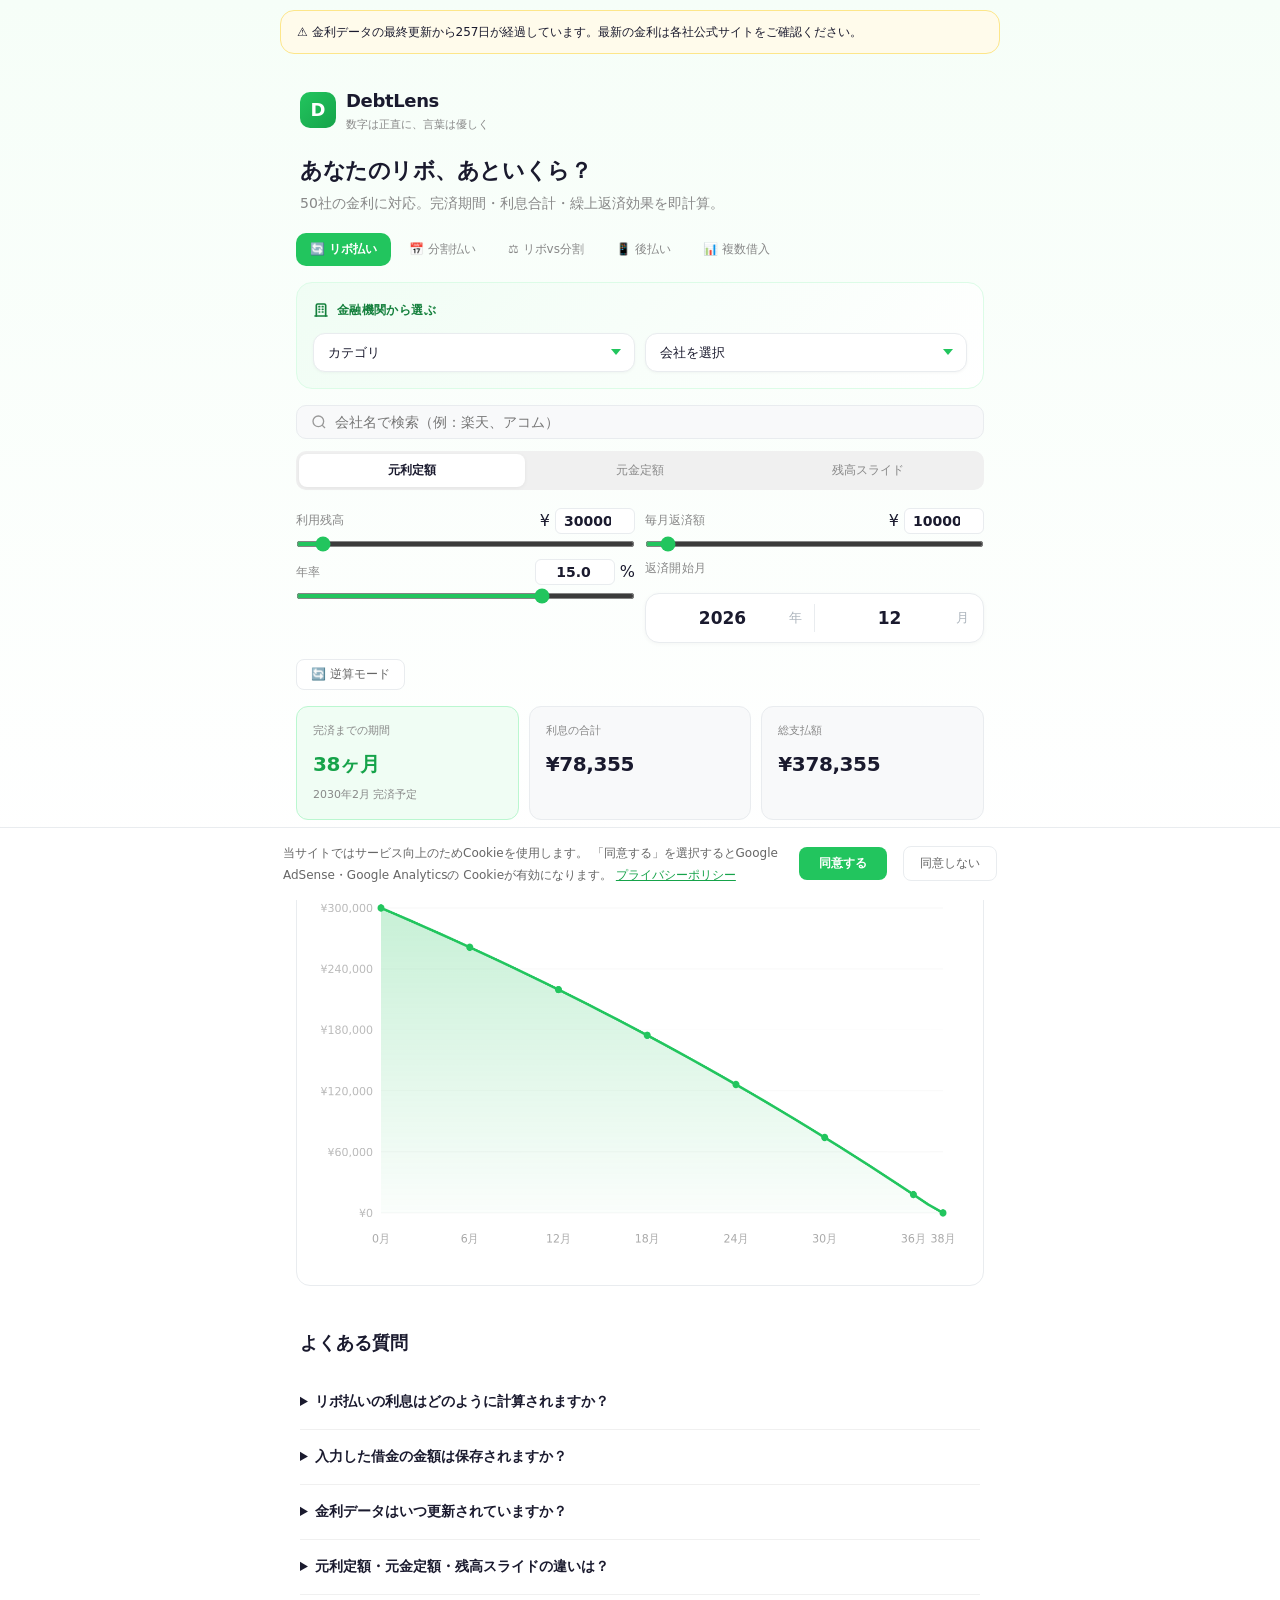
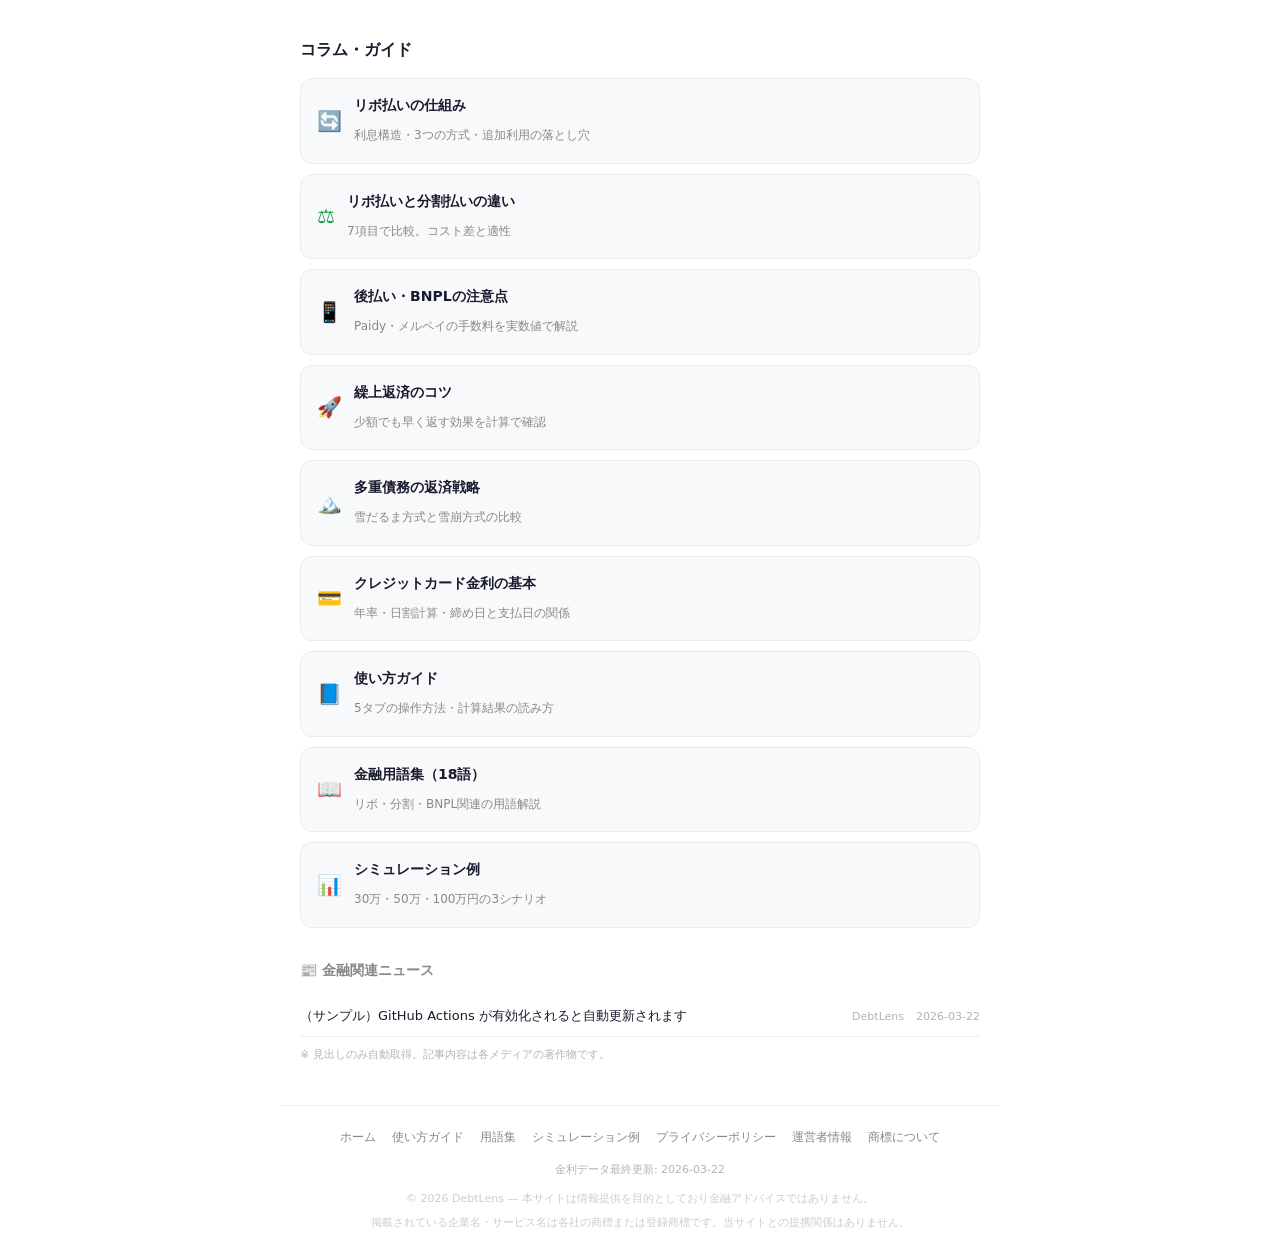
<file: index.html>
<!DOCTYPE html>
<html lang="ja">
<head>
<meta charset="UTF-8">
<meta name="viewport" content="width=device-width, initial-scale=1.0">
<title>DebtLens — リボ払い・分割払い・後払いシミュレーター</title>
<meta name="description" content="50社の金利に対応したリボ払い・分割払い・BNPL後払いシミュレーター。完済期間・利息総額・繰上返済効果を無料で計算。">
<meta name="keywords" content="リボ払い シミュレーション, 分割払い 計算, BNPL 手数料, 借金 返済 計算">
<link rel="canonical" href="https://yourdomain.com/">
<link rel="stylesheet" href="style.css">
<script type="application/ld+json">
{
  "@context": "https://schema.org",
  "@type": "WebApplication",
  "name": "DebtLens",
  "description": "リボ払い・分割払い・後払い(BNPL)の返済シミュレーター",
  "url": "https://yourdomain.com/",
  "applicationCategory": "FinanceApplication",
  "operatingSystem": "Web",
  "offers": { "@type": "Offer", "price": "0", "priceCurrency": "JPY" },
  "author": { "@type": "Organization", "name": "DebtLens" }
}
</script>
<script type="application/ld+json">
{
  "@context": "https://schema.org",
  "@type": "FAQPage",
  "mainEntity": [
    {
      "@type": "Question",
      "name": "リボ払いの利息はどのように計算されますか？",
      "acceptedAnswer": { "@type": "Answer", "text": "リボ払いの利息は「未払い残高 × 月利（年率÷12）」で毎月計算されます。年率15%の場合、月利は約1.25%です。残高30万円なら月々の利息は約3,750円になります。" }
    },
    {
      "@type": "Question",
      "name": "リボ払いと分割払いはどちらがお得ですか？",
      "acceptedAnswer": { "@type": "Answer", "text": "同じ年率・同じ期間なら分割払いのほうが手数料が少なくなる傾向があります。ただし、リボ払いで月額を高めに設定すれば分割より有利になるケースもあります。DebtLensの「リボvs分割」タブで比較できます。" }
    },
    {
      "@type": "Question",
      "name": "Paidyの月3.5%は年率に換算するとどのくらいですか？",
      "acceptedAnswer": { "@type": "Answer", "text": "単純に12倍すると年42%になりますが、これはあくまで参考値です。Paidyの分割手数料とクレジットカードの実質年率は計算方法が異なるため、単純比較はできません。" }
    },
    {
      "@type": "Question",
      "name": "このツールは無料で使えますか？",
      "acceptedAnswer": { "@type": "Answer", "text": "はい、完全無料です。会員登録やアプリのダウンロードも不要で、ブラウザからすぐにご利用いただけます。計算はすべてお使いの端末上で行われ、入力データがサーバーに送信されることはありません。" }
    }
  ]
}
</script>
</head>
<body>

<!-- Data Warning Banner -->
<div id="data-warning" class="box box-yellow" style="display:none;max-width:var(--max-w);margin:10px auto;padding:10px 16px;font-size:12px"></div>

<!-- Header -->
<header class="site-header">
  <a href="index.html">
    <div class="site-logo">D</div>
    <div>
      <div class="site-title">DebtLens</div>
      <div class="site-tagline">数字は正直に、言葉は優しく</div>
    </div>
  </a>
</header>

<!-- Hero -->
<section style="max-width:var(--max-w);margin:20px auto 0;padding:0 20px">
  <h1 style="font-size:22px;font-weight:800;letter-spacing:-0.02em;line-height:1.4">あなたのリボ、あといくら？</h1>
  <p style="font-size:14px;color:var(--c-gray-500);margin-top:4px">50社の金利に対応。完済期間・利息合計・繰上返済効果を即計算。</p>
</section>

<!-- Tab Bar -->
<nav class="tab-bar">
  <button class="tab-btn active" data-tab="ribo">🔄 リボ払い</button>
  <button class="tab-btn" data-tab="installment">📅 分割払い</button>
  <button class="tab-btn" data-tab="compare">⚖️ リボvs分割</button>
  <button class="tab-btn" data-tab="bnpl">📱 後払い</button>
  <button class="tab-btn" data-tab="multi">📊 複数借入</button>
</nav>

<!-- Panels -->
<main style="max-width:var(--max-w);margin:16px auto;padding:0 16px">

  <!-- ═══ TAB 1: リボ払い ═══ -->
  <div class="tab-panel fade-in" id="panel-ribo">
    <div class="company-selector">
      <div class="company-selector-title">
        <svg width="16" height="16" viewBox="0 0 24 24" fill="none" stroke="currentColor" stroke-width="2.5" stroke-linecap="round" stroke-linejoin="round"><path d="M19 21V5a2 2 0 0 0-2-2H7a2 2 0 0 0-2 2v16"/><path d="M3 21h18"/><path d="M9 7h1"/><path d="M9 11h1"/><path d="M9 15h1"/><path d="M14 7h1"/><path d="M14 11h1"/><path d="M14 15h1"/></svg>
        金融機関から選ぶ
      </div>
      <div class="company-selector-row">
        <div class="custom-select-wrap">
          <select class="custom-select" data-field="company-category" onchange="filterCompanyDropdown(this)">
            <option value="">カテゴリ</option>
            <option value="consumer">🏦 消費者金融</option>
            <option value="credit">💳 クレジットカード</option>
            <option value="bank">🏛️ 銀行カードローン</option>
          </select>
        </div>
        <div class="custom-select-wrap">
          <select class="custom-select" data-field="company-name" onchange="selectCompanyFromDropdown(this)">
            <option value="">会社を選択</option>
          </select>
        </div>
      </div>
      <div class="selected-rate-display"></div>
    </div>
    <div class="company-search" style="position:relative">
      <div class="search-bar">
        <svg width="16" height="16" viewBox="0 0 24 24" fill="none" stroke="#999" stroke-width="2"><circle cx="11" cy="11" r="8"/><line x1="21" y1="21" x2="16.65" y2="16.65"/></svg>
        <input placeholder="会社名で検索（例：楽天、アコム）">
      </div>
      <div class="search-dropdown" style="display:none"></div>
    </div>

    <div class="seg-ctrl" style="margin-bottom:16px">
      <button class="seg-btn active" data-method="ganri" onclick="this.parentElement.querySelectorAll('.seg-btn').forEach(b=>b.classList.remove('active'));this.classList.add('active');calculate()">元利定額</button>
      <button class="seg-btn" data-method="gankin" onclick="this.parentElement.querySelectorAll('.seg-btn').forEach(b=>b.classList.remove('active'));this.classList.add('active');calculate()">元金定額</button>
      <button class="seg-btn" data-method="slide" onclick="this.parentElement.querySelectorAll('.seg-btn').forEach(b=>b.classList.remove('active'));this.classList.add('active');calculate()">残高スライド</button>
    </div>

    <div class="grid-2" style="margin-bottom:16px">
      <div class="slider-group">
        <div class="row"><label>利用残高</label><div>¥ <input type="number" class="num-input" data-field="balance" value="300000" min="10000" max="5000000" step="10000"></div></div>
        <input type="range" data-slider="balance" min="10000" max="5000000" step="10000" value="300000">
      </div>
      <div class="slider-group">
        <div class="row"><label>毎月返済額</label><div>¥ <input type="number" class="num-input" data-field="monthly" value="10000" min="1000" max="200000" step="1000"></div></div>
        <input type="range" data-slider="monthly" min="1000" max="200000" step="1000" value="10000">
      </div>
      <div class="slider-group">
        <div class="row"><label>年率</label><div><input type="number" class="num-input" data-field="rate" value="15.0" min="1" max="20" step="0.1"> %</div></div>
        <input type="range" data-slider="rate" min="1" max="20" step="0.1" value="15.0">
      </div>
      <div class="slider-group">
        <label class="apple-date-label">返済開始月</label>
        <div class="apple-date-picker">
          <div class="apple-date-col">
            <select id="start-year" class="apple-date-select" onchange="updateStartDate()">
            </select>
            <span class="apple-date-unit">年</span>
          </div>
          <div class="apple-date-divider"></div>
          <div class="apple-date-col">
            <select id="start-month" class="apple-date-select" onchange="updateStartDate()">
              <option value="01">1</option><option value="02">2</option><option value="03">3</option>
              <option value="04">4</option><option value="05">5</option><option value="06">6</option>
              <option value="07">7</option><option value="08">8</option><option value="09">9</option>
              <option value="10">10</option><option value="11">11</option><option value="12">12</option>
            </select>
            <span class="apple-date-unit">月</span>
          </div>
        </div>
        <input type="hidden" data-field="start-date">
      </div>
    </div>

    <div style="display:flex;gap:8px;margin-bottom:16px;flex-wrap:wrap">
      <button onclick="toggleReverse()" style="padding:6px 14px;border-radius:var(--radius-xs);border:1px solid var(--c-gray-200);background:#fff;cursor:pointer;font-size:12px;color:var(--c-gray-600)">🔄 逆算モード</button>
    </div>

    <div id="reverse-section" style="display:none" class="box box-green">
      <label style="font-size:12px;color:var(--c-gray-500)">目標完済月数</label>
      <input type="number" id="reverse-months" value="24" min="1" max="120" class="num-input" style="margin:8px 0" oninput="calcReversePay()">
      <span style="font-size:12px;color:var(--c-gray-500)">ヶ月</span>
      <div id="reverse-result" style="margin-top:8px;font-size:14px;font-weight:600;color:var(--c-green-600)"></div>
    </div>

    <div class="ribo-results"></div>
  </div>

  <!-- ═══ TAB 2: 分割払い ═══ -->
  <div class="tab-panel" id="panel-installment" style="display:none">
    <div class="company-selector">
      <div class="company-selector-title">
        <svg width="16" height="16" viewBox="0 0 24 24" fill="none" stroke="currentColor" stroke-width="2.5" stroke-linecap="round" stroke-linejoin="round"><path d="M19 21V5a2 2 0 0 0-2-2H7a2 2 0 0 0-2 2v16"/><path d="M3 21h18"/><path d="M9 7h1"/><path d="M9 11h1"/><path d="M9 15h1"/><path d="M14 7h1"/><path d="M14 11h1"/><path d="M14 15h1"/></svg>
        金融機関から選ぶ
      </div>
      <div class="company-selector-row">
        <div class="custom-select-wrap">
          <select class="custom-select" data-field="company-category" onchange="filterCompanyDropdown(this)">
            <option value="">カテゴリ</option>
            <option value="consumer">🏦 消費者金融</option>
            <option value="credit">💳 クレジットカード</option>
            <option value="bank">🏛️ 銀行カードローン</option>
          </select>
        </div>
        <div class="custom-select-wrap">
          <select class="custom-select" data-field="company-name" onchange="selectCompanyFromDropdown(this)">
            <option value="">会社を選択</option>
          </select>
        </div>
      </div>
      <div class="selected-rate-display"></div>
    </div>
    <div class="company-search" style="position:relative">
      <div class="search-bar">
        <svg width="16" height="16" viewBox="0 0 24 24" fill="none" stroke="#999" stroke-width="2"><circle cx="11" cy="11" r="8"/><line x1="21" y1="21" x2="16.65" y2="16.65"/></svg>
        <input placeholder="会社名で検索">
      </div>
      <div class="search-dropdown" style="display:none"></div>
    </div>
    <div class="grid-2" style="margin-bottom:16px">
      <div class="slider-group">
        <div class="row"><label>利用金額</label><div>¥ <input type="number" class="num-input" data-field="amount" value="300000" min="10000" max="5000000" step="10000"></div></div>
        <input type="range" data-slider="amount" min="10000" max="5000000" step="10000" value="300000">
      </div>
      <div class="slider-group">
        <div class="row"><label>年率</label><div><input type="number" class="num-input" data-field="rate" value="15.0" min="1" max="20" step="0.1"> %</div></div>
        <input type="range" data-slider="rate" min="1" max="20" step="0.1" value="15.0">
      </div>
    </div>
    <div class="installment-results"></div>
    <div class="box box-gray" style="font-size:11px;color:var(--c-gray-500)">※ 実質年率による計算結果です。実際の手数料は各カード会社の規約をご確認ください。</div>
  </div>

  <!-- ═══ TAB 3: リボ vs 分割 ═══ -->
  <div class="tab-panel" id="panel-compare" style="display:none">
    <div class="company-selector">
      <div class="company-selector-title">
        <svg width="16" height="16" viewBox="0 0 24 24" fill="none" stroke="currentColor" stroke-width="2.5" stroke-linecap="round" stroke-linejoin="round"><path d="M19 21V5a2 2 0 0 0-2-2H7a2 2 0 0 0-2 2v16"/><path d="M3 21h18"/><path d="M9 7h1"/><path d="M9 11h1"/><path d="M9 15h1"/><path d="M14 7h1"/><path d="M14 11h1"/><path d="M14 15h1"/></svg>
        金融機関から選ぶ
      </div>
      <div class="company-selector-row">
        <div class="custom-select-wrap">
          <select class="custom-select" data-field="company-category" onchange="filterCompanyDropdown(this)">
            <option value="">カテゴリ</option>
            <option value="consumer">🏦 消費者金融</option>
            <option value="credit">💳 クレジットカード</option>
            <option value="bank">🏛️ 銀行カードローン</option>
          </select>
        </div>
        <div class="custom-select-wrap">
          <select class="custom-select" data-field="company-name" onchange="selectCompanyFromDropdown(this)">
            <option value="">会社を選択</option>
          </select>
        </div>
      </div>
      <div class="selected-rate-display"></div>
    </div>
    <div class="company-search" style="position:relative">
      <div class="search-bar">
        <svg width="16" height="16" viewBox="0 0 24 24" fill="none" stroke="#999" stroke-width="2"><circle cx="11" cy="11" r="8"/><line x1="21" y1="21" x2="16.65" y2="16.65"/></svg>
        <input placeholder="会社名で検索">
      </div>
      <div class="search-dropdown" style="display:none"></div>
    </div>
    <div class="grid-2" style="margin-bottom:16px">
      <div class="slider-group">
        <div class="row"><label>利用金額</label><div>¥ <input type="number" class="num-input" data-field="amount" value="300000" min="10000" max="5000000" step="10000"></div></div>
        <input type="range" data-slider="amount" min="10000" max="5000000" step="10000" value="300000">
      </div>
      <div class="slider-group">
        <div class="row"><label>年率</label><div><input type="number" class="num-input" data-field="rate" value="15.0" min="1" max="20" step="0.1"> %</div></div>
        <input type="range" data-slider="rate" min="1" max="20" step="0.1" value="15.0">
      </div>
      <div class="slider-group">
        <div class="row"><label>リボ月額返済</label><div>¥ <input type="number" class="num-input" data-field="ribo-monthly" value="10000" min="1000" max="200000" step="1000"></div></div>
        <input type="range" data-slider="ribo-monthly" min="1000" max="200000" step="1000" value="10000">
      </div>
      <div class="slider-group">
        <div class="row"><label>分割回数</label><div><input type="number" class="num-input" data-field="installments" value="24" min="2" max="60" step="1"> 回</div></div>
        <input type="range" data-slider="installments" min="2" max="60" step="1" value="24">
      </div>
    </div>
    <div class="compare-results"></div>
  </div>

  <!-- ═══ TAB 4: BNPL ═══ -->
  <div class="tab-panel" id="panel-bnpl" style="display:none">
    <div class="seg-ctrl" style="margin-bottom:16px">
      <button class="seg-btn active" data-service="paidy6" onclick="this.parentElement.querySelectorAll('.seg-btn').forEach(b=>b.classList.remove('active'));this.classList.add('active');calculate()">Paidy 6回</button>
      <button class="seg-btn" data-service="paidy12" onclick="this.parentElement.querySelectorAll('.seg-btn').forEach(b=>b.classList.remove('active'));this.classList.add('active');calculate()">Paidy 12回</button>
      <button class="seg-btn" data-service="paidy1" onclick="this.parentElement.querySelectorAll('.seg-btn').forEach(b=>b.classList.remove('active'));this.classList.add('active');calculate()">Paidy 翌月</button>
      <button class="seg-btn" data-service="merpay" onclick="this.parentElement.querySelectorAll('.seg-btn').forEach(b=>b.classList.remove('active'));this.classList.add('active');calculate()">メルペイ定額</button>
    </div>
    <div class="slider-group" style="margin-bottom:16px">
      <div class="row"><label>利用金額</label><div>¥ <input type="number" class="num-input" data-field="amount" value="50000" min="1000" max="1000000" step="1000"></div></div>
      <input type="range" data-slider="amount" min="1000" max="1000000" step="1000" value="50000">
    </div>
    <div class="bnpl-results"></div>
    <div class="box box-gray" style="font-size:11px;color:var(--c-gray-500)">※ Paidyの手数料は月3.5%の分割手数料です。メルペイ定額払いは年率15.0%のリボ方式です。</div>
  </div>

  <!-- ═══ TAB 5: 複数借入 ═══ -->
  <div class="tab-panel" id="panel-multi" style="display:none">
    <div class="result-grid mb-16">
      <div class="result-card"><div class="label">借入総額</div><div class="value multi-total-balance">—</div></div>
      <div class="result-card"><div class="label">月々合計</div><div class="value multi-total-monthly">—</div></div>
      <div class="result-card warn"><div class="label">利息合計</div><div class="value multi-total-interest">—</div></div>
      <div class="result-card accent"><div class="label">全完済まで</div><div class="value multi-total-months">—</div></div>
    </div>
    <div id="multi-debts"></div>
    <button onclick="addDebt()" style="width:100%;padding:12px;border-radius:12px;border:2px dashed var(--c-gray-300);background:transparent;cursor:pointer;font-size:14px;color:var(--c-gray-500);font-weight:500;margin-top:10px">+ 借入を追加</button>
  </div>

</main>

<!-- FAQ -->
<section style="max-width:var(--max-w);margin:40px auto;padding:0 20px" id="faq">
  <h2 style="font-size:18px;font-weight:700;margin-bottom:16px">よくある質問</h2>
  <details style="border-bottom:1px solid var(--c-gray-100);padding:14px 0">
    <summary style="cursor:pointer;font-size:14px;font-weight:600">リボ払いの利息はどのように計算されますか？</summary>
    <p style="font-size:13px;color:var(--c-gray-600);margin-top:8px">未払い残高に月利（年率÷12）を掛けて毎月計算されます。年率15%なら月利は約1.25%で、残高30万円の場合は月々約3,750円の利息が発生します。</p>
  </details>
  <details style="border-bottom:1px solid var(--c-gray-100);padding:14px 0">
    <summary style="cursor:pointer;font-size:14px;font-weight:600">入力した借金の金額は保存されますか？</summary>
    <p style="font-size:13px;color:var(--c-gray-600);margin-top:8px">いいえ。すべての計算はお使いの端末上（ブラウザ内）で処理され、入力データがサーバーに送信されることはありません。ページを閉じるとデータは消去されます。</p>
  </details>
  <details style="border-bottom:1px solid var(--c-gray-100);padding:14px 0">
    <summary style="cursor:pointer;font-size:14px;font-weight:600">金利データはいつ更新されていますか？</summary>
    <p style="font-size:13px;color:var(--c-gray-600);margin-top:8px">金利データの最終更新日はページ下部に表示しています。データは各社公式サイトの上限金利をもとに手動で更新しています。90日以上未更新の場合は警告が表示されます。</p>
  </details>
  <details style="border-bottom:1px solid var(--c-gray-100);padding:14px 0">
    <summary style="cursor:pointer;font-size:14px;font-weight:600">元利定額・元金定額・残高スライドの違いは？</summary>
    <p style="font-size:13px;color:var(--c-gray-600);margin-top:8px">元利定額は毎月の支払い額が一定。元金定額は元金返済分が一定で利息が上乗せ。残高スライドは残高に応じて最低支払い額が変動します。詳しくは<a href="ribo-shikumi.html">リボ払いの仕組みコラム</a>をご覧ください。</p>
  </details>
</section>

<!-- Content Links -->
<section style="max-width:var(--max-w);margin:30px auto;padding:0 20px" id="columns">
  <h2 style="font-size:16px;font-weight:700;margin-bottom:14px">コラム・ガイド</h2>
  <div class="related-list">
    <a href="ribo-shikumi.html" class="related-card"><div class="related-icon">🔄</div><div class="related-info"><span>リボ払いの仕組み</span><small>利息構造・3つの方式・追加利用の落とし穴</small></div></a>
    <a href="ribo-vs-bunkatsu.html" class="related-card"><div class="related-icon">⚖️</div><div class="related-info"><span>リボ払いと分割払いの違い</span><small>7項目で比較。コスト差と適性</small></div></a>
    <a href="bnpl-chuiten.html" class="related-card"><div class="related-icon">📱</div><div class="related-info"><span>後払い・BNPLの注意点</span><small>Paidy・メルペイの手数料を実数値で解説</small></div></a>
    <a href="kuriage-hensai.html" class="related-card"><div class="related-icon">🚀</div><div class="related-info"><span>繰上返済のコツ</span><small>少額でも早く返す効果を計算で確認</small></div></a>
    <a href="tasaju-saimu.html" class="related-card"><div class="related-icon">🏔️</div><div class="related-info"><span>多重債務の返済戦略</span><small>雪だるま方式と雪崩方式の比較</small></div></a>
    <a href="credit-kihon.html" class="related-card"><div class="related-icon">💳</div><div class="related-info"><span>クレジットカード金利の基本</span><small>年率・日割計算・締め日と支払日の関係</small></div></a>
    <a href="guide.html" class="related-card"><div class="related-icon">📘</div><div class="related-info"><span>使い方ガイド</span><small>5タブの操作方法・計算結果の読み方</small></div></a>
    <a href="glossary.html" class="related-card"><div class="related-icon">📖</div><div class="related-info"><span>金融用語集（18語）</span><small>リボ・分割・BNPL関連の用語解説</small></div></a>
    <a href="examples.html" class="related-card"><div class="related-icon">📊</div><div class="related-info"><span>シミュレーション例</span><small>30万・50万・100万円の3シナリオ</small></div></a>
  </div>
</section>

<!-- News -->
<section style="max-width:var(--max-w);margin:30px auto;padding:0 20px" class="news-section">
  <h2>📰 金融関連ニュース</h2>
  <div id="news-widget"></div>
</section>

<!-- Footer -->
<footer class="site-footer">
  <nav class="footer-links">
    <a href="index.html">ホーム</a>
    <a href="guide.html">使い方ガイド</a>
    <a href="glossary.html">用語集</a>
    <a href="examples.html">シミュレーション例</a>
    <a href="privacy.html">プライバシーポリシー</a>
    <a href="about.html">運営者情報</a>
    <a href="trademarks.html">商標について</a>
  </nav>
  <p id="data-updated" style="font-size:11px;color:var(--c-gray-400);margin-bottom:8px"></p>
  <p>© 2026 DebtLens — 本サイトは情報提供を目的としており金融アドバイスではありません。</p>
  <p>掲載されている企業名・サービス名は各社の商標または登録商標です。当サイトとの提携関係はありません。</p>
</footer>

<script src="app.js"></script>
<script src="news.js"></script>
<script src="consent.js"></script>
</body>
</html>
</file>
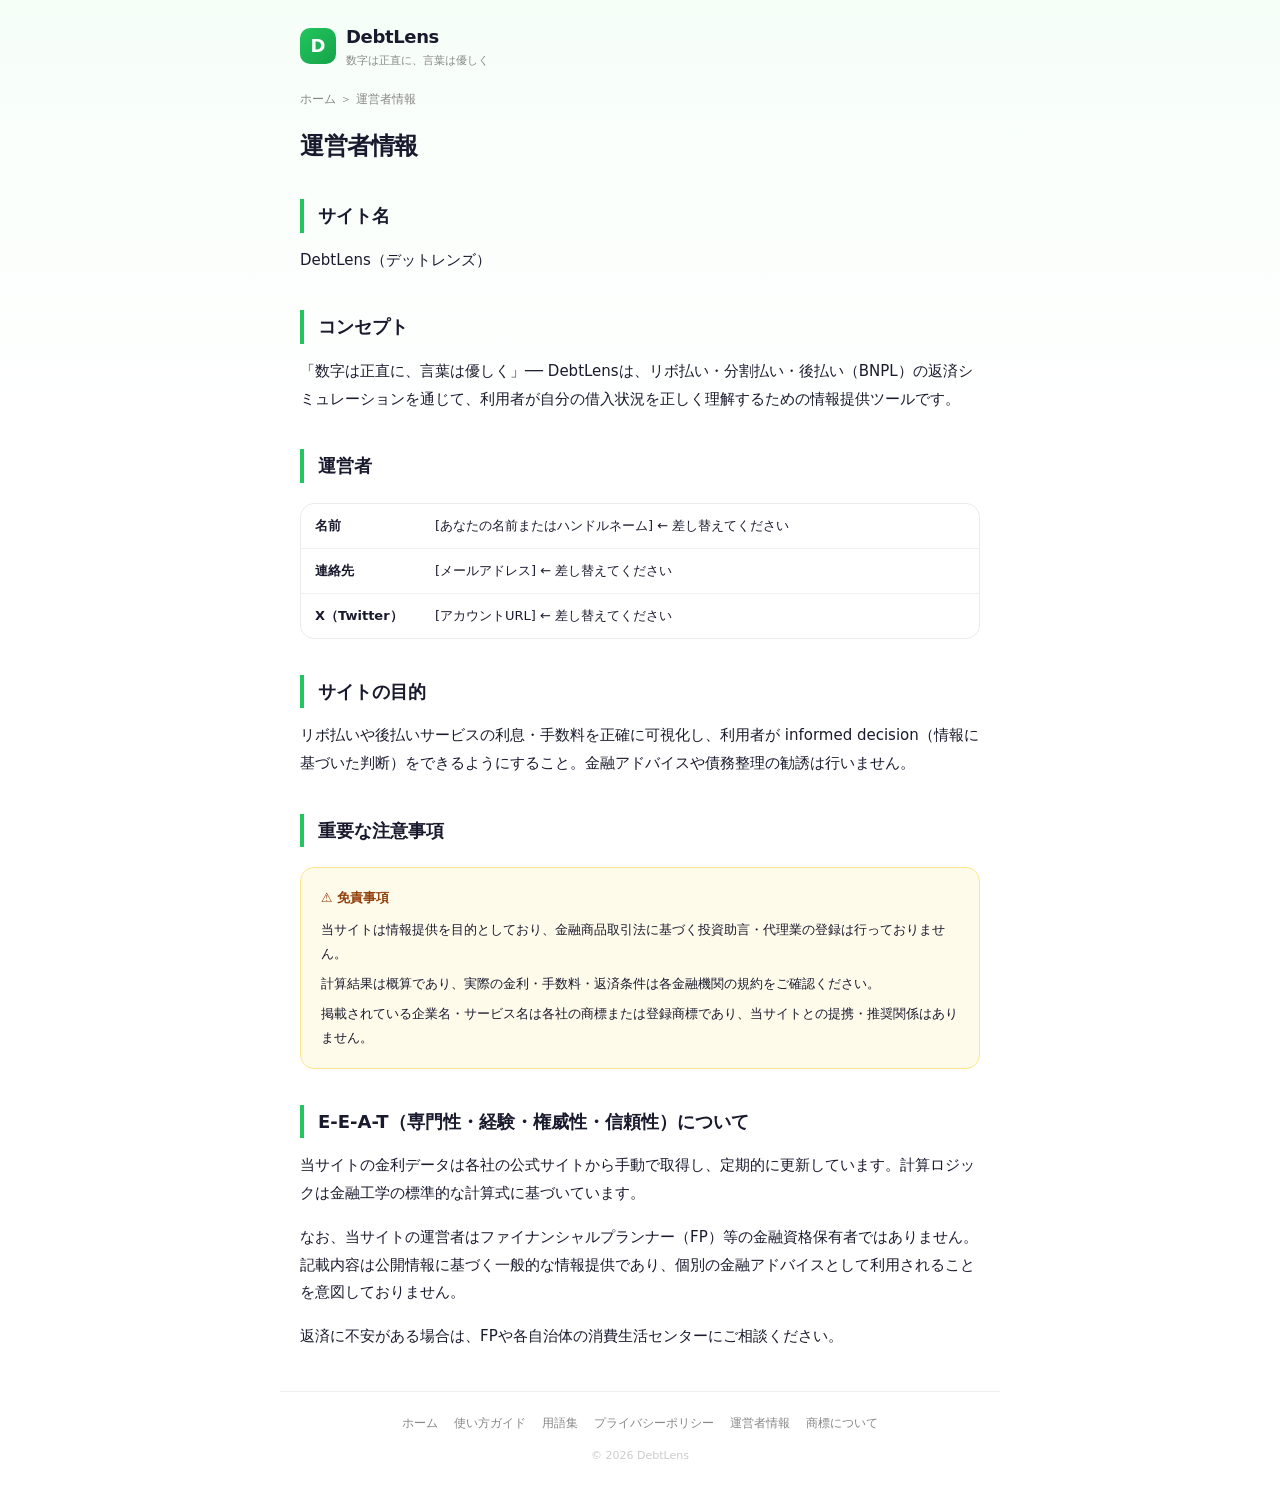
<file: about.html>
<!DOCTYPE html>
<html lang="ja">
<head>
<meta charset="UTF-8"><meta name="viewport" content="width=device-width, initial-scale=1.0">
<title>運営者情報 | DebtLens</title>
<meta name="description" content="DebtLensの運営者情報・サイトの目的・連絡先。">
<link rel="canonical" href="https://yourdomain.com/about.html">
<link rel="stylesheet" href="style.css">
</head>
<body>
<header class="site-header"><a href="index.html"><div class="site-logo">D</div><div><div class="site-title">DebtLens</div><div class="site-tagline">数字は正直に、言葉は優しく</div></div></a></header>
<nav class="breadcrumb"><a href="index.html">ホーム</a> ＞ 運営者情報</nav>
<article class="content article">
<h1>運営者情報</h1>

<h2>サイト名</h2>
<p>DebtLens（デットレンズ）</p>

<h2>コンセプト</h2>
<p>「数字は正直に、言葉は優しく」── DebtLensは、リボ払い・分割払い・後払い（BNPL）の返済シミュレーションを通じて、利用者が自分の借入状況を正しく理解するための情報提供ツールです。</p>

<h2>運営者</h2>
<div class="table-wrap">
<table>
<tbody>
<tr><td style="font-weight:600;width:120px">名前</td><td>[あなたの名前またはハンドルネーム] ← 差し替えてください</td></tr>
<tr><td style="font-weight:600">連絡先</td><td>[メールアドレス] ← 差し替えてください</td></tr>
<tr><td style="font-weight:600">X（Twitter）</td><td>[アカウントURL] ← 差し替えてください</td></tr>
</tbody>
</table></div>

<h2>サイトの目的</h2>
<p>リボ払いや後払いサービスの利息・手数料を正確に可視化し、利用者が informed decision（情報に基づいた判断）をできるようにすること。金融アドバイスや債務整理の勧誘は行いません。</p>

<h2>重要な注意事項</h2>
<div class="box box-yellow">
<div class="box-title">⚠ 免責事項</div>
<p style="font-size:13px;margin-bottom:6px">当サイトは情報提供を目的としており、金融商品取引法に基づく投資助言・代理業の登録は行っておりません。</p>
<p style="font-size:13px;margin-bottom:6px">計算結果は概算であり、実際の金利・手数料・返済条件は各金融機関の規約をご確認ください。</p>
<p style="font-size:13px;margin-bottom:0">掲載されている企業名・サービス名は各社の商標または登録商標であり、当サイトとの提携・推奨関係はありません。</p>
</div>

<h2>E-E-A-T（専門性・経験・権威性・信頼性）について</h2>
<p>当サイトの金利データは各社の公式サイトから手動で取得し、定期的に更新しています。計算ロジックは金融工学の標準的な計算式に基づいています。</p>
<p>なお、当サイトの運営者はファイナンシャルプランナー（FP）等の金融資格保有者ではありません。記載内容は公開情報に基づく一般的な情報提供であり、個別の金融アドバイスとして利用されることを意図しておりません。</p>
<p>返済に不安がある場合は、FPや各自治体の消費生活センターにご相談ください。</p>
</article>
<footer class="site-footer"><nav class="footer-links"><a href="index.html">ホーム</a><a href="guide.html">使い方ガイド</a><a href="glossary.html">用語集</a><a href="privacy.html">プライバシーポリシー</a><a href="about.html">運営者情報</a><a href="trademarks.html">商標について</a></nav><p>© 2026 DebtLens</p></footer>
</body></html>
</file>
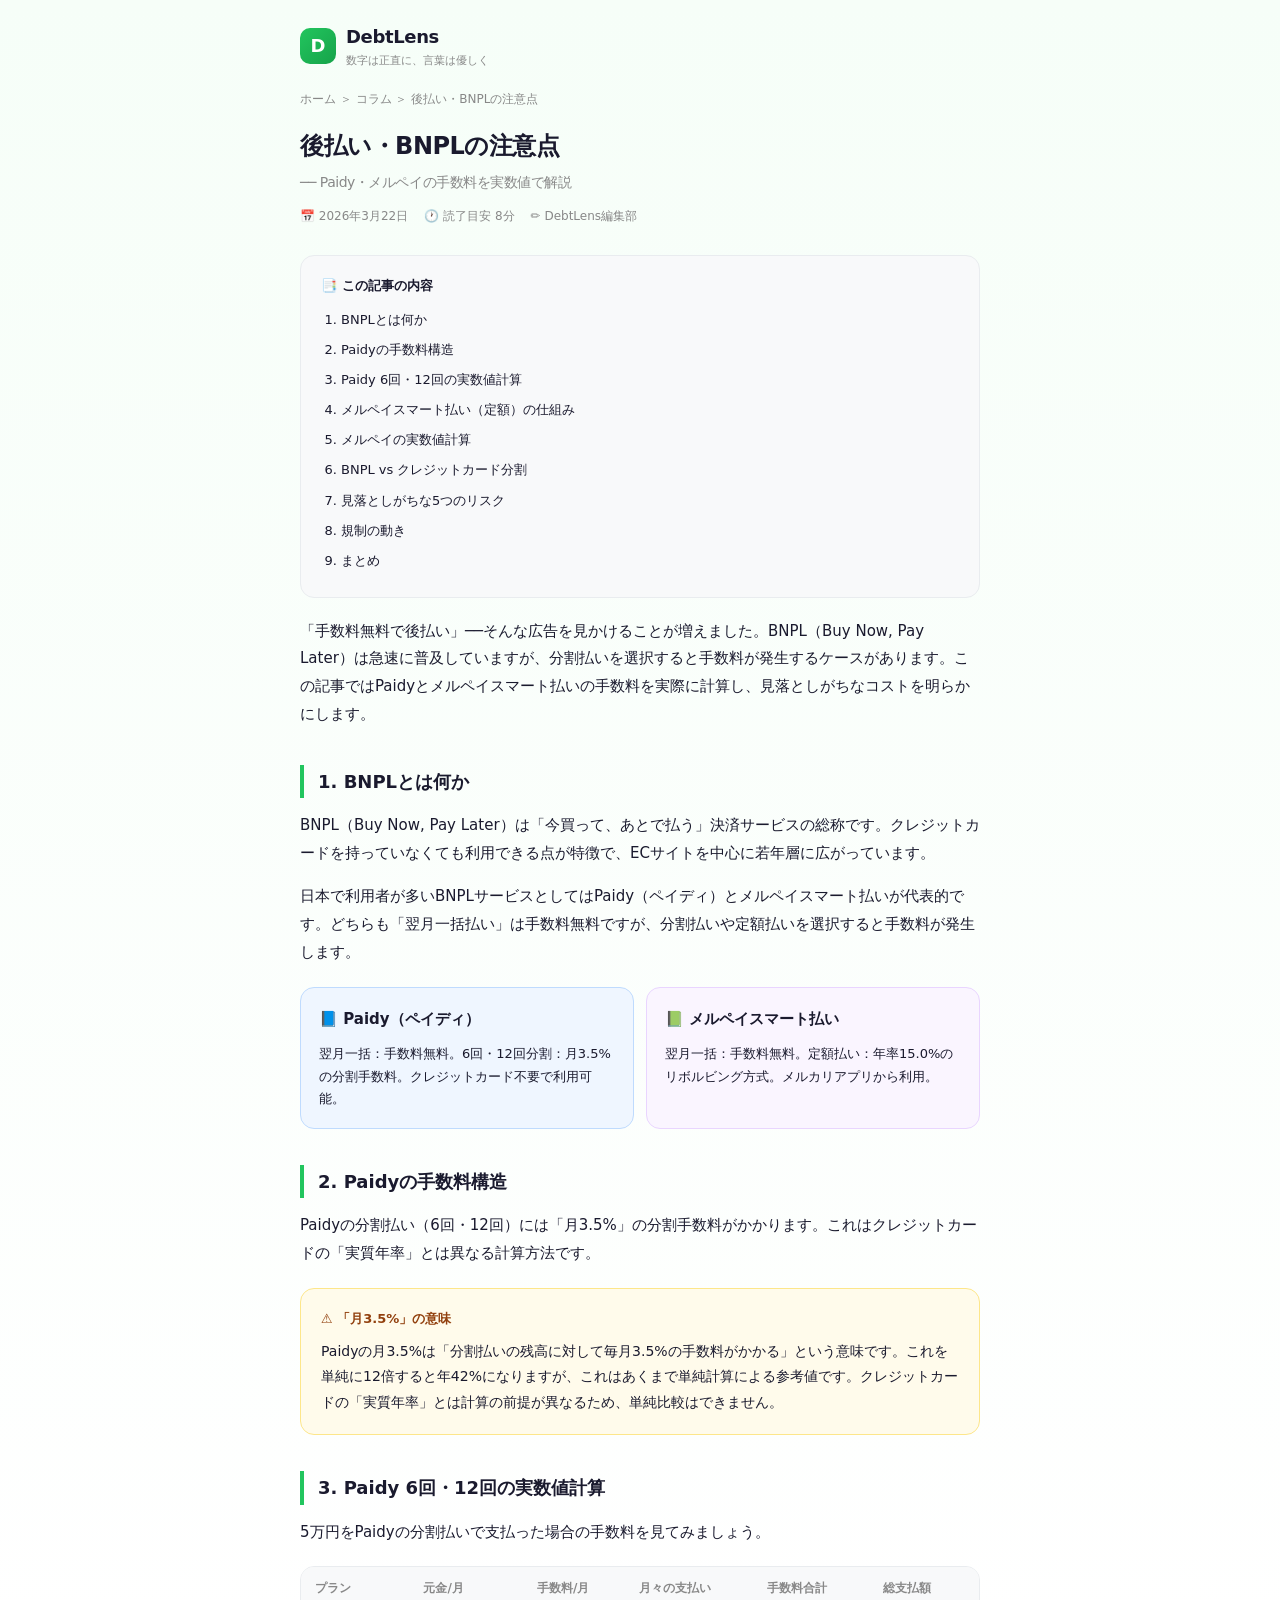
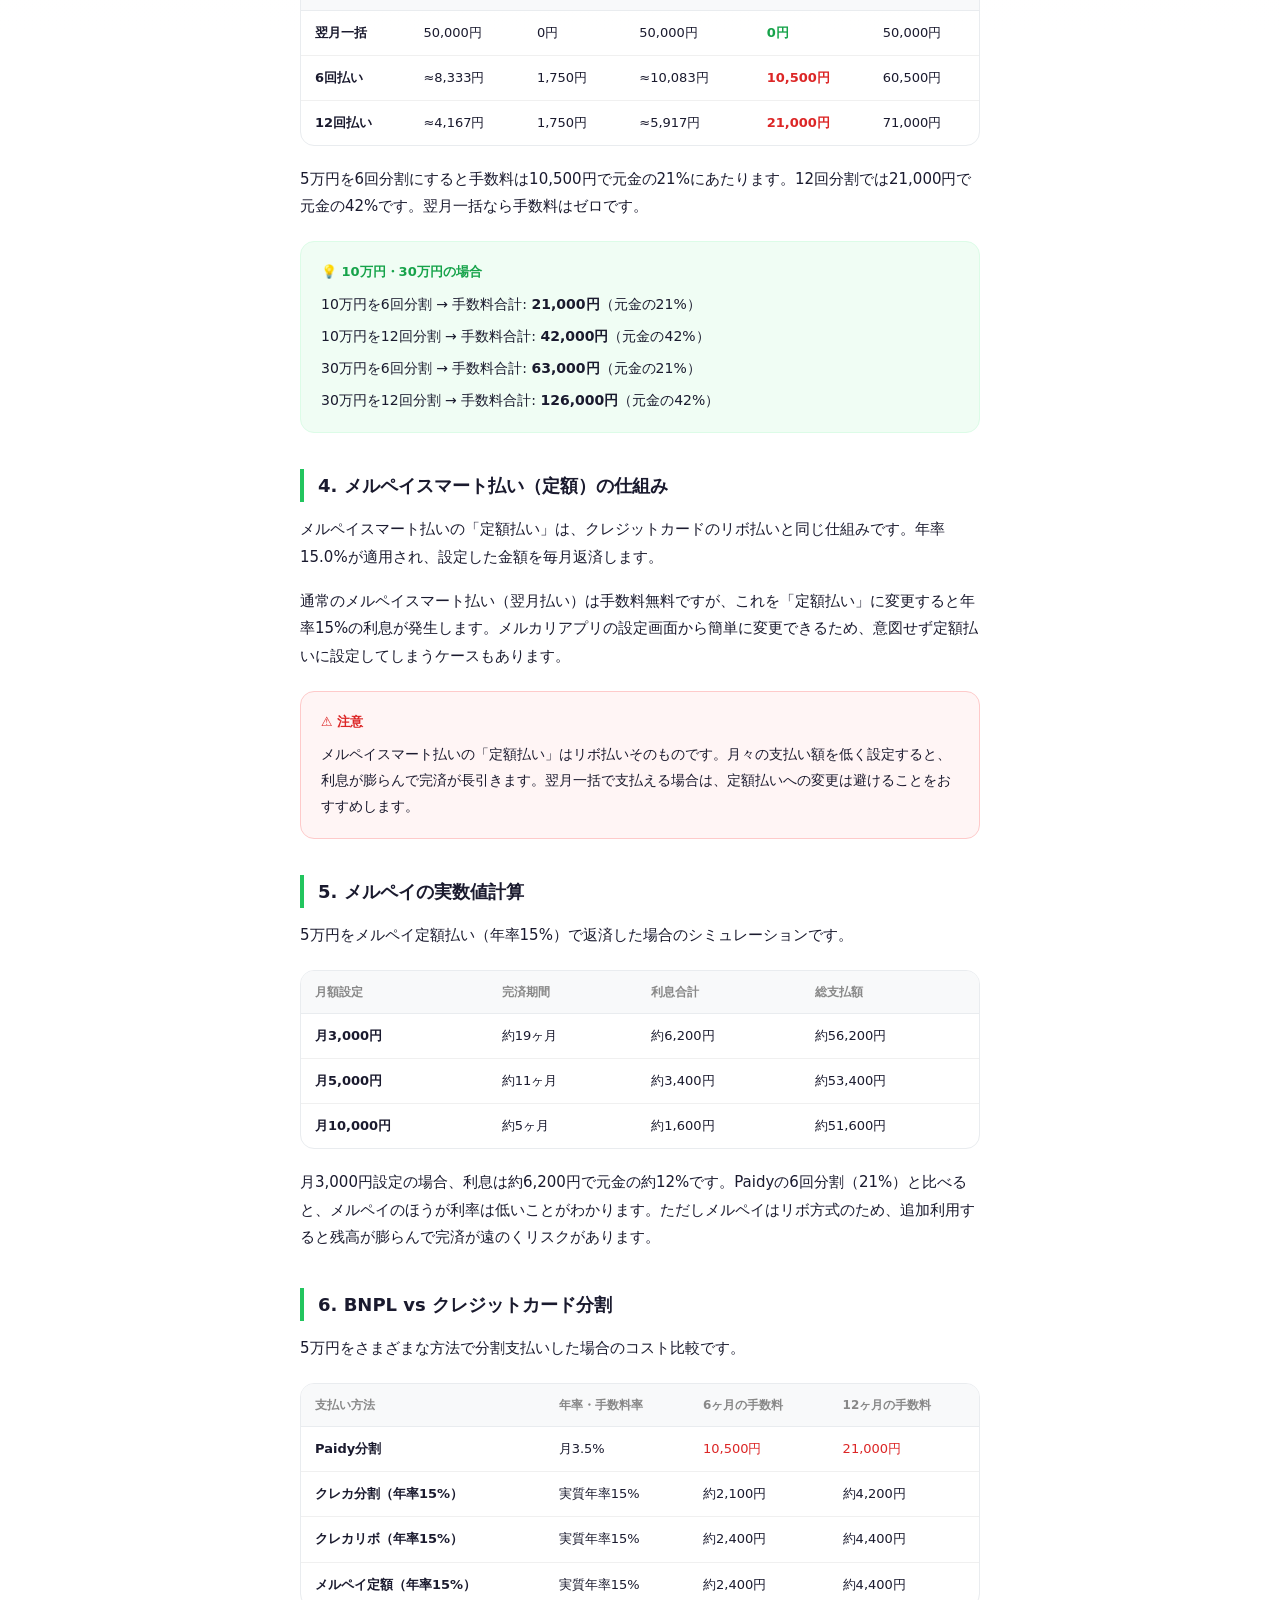
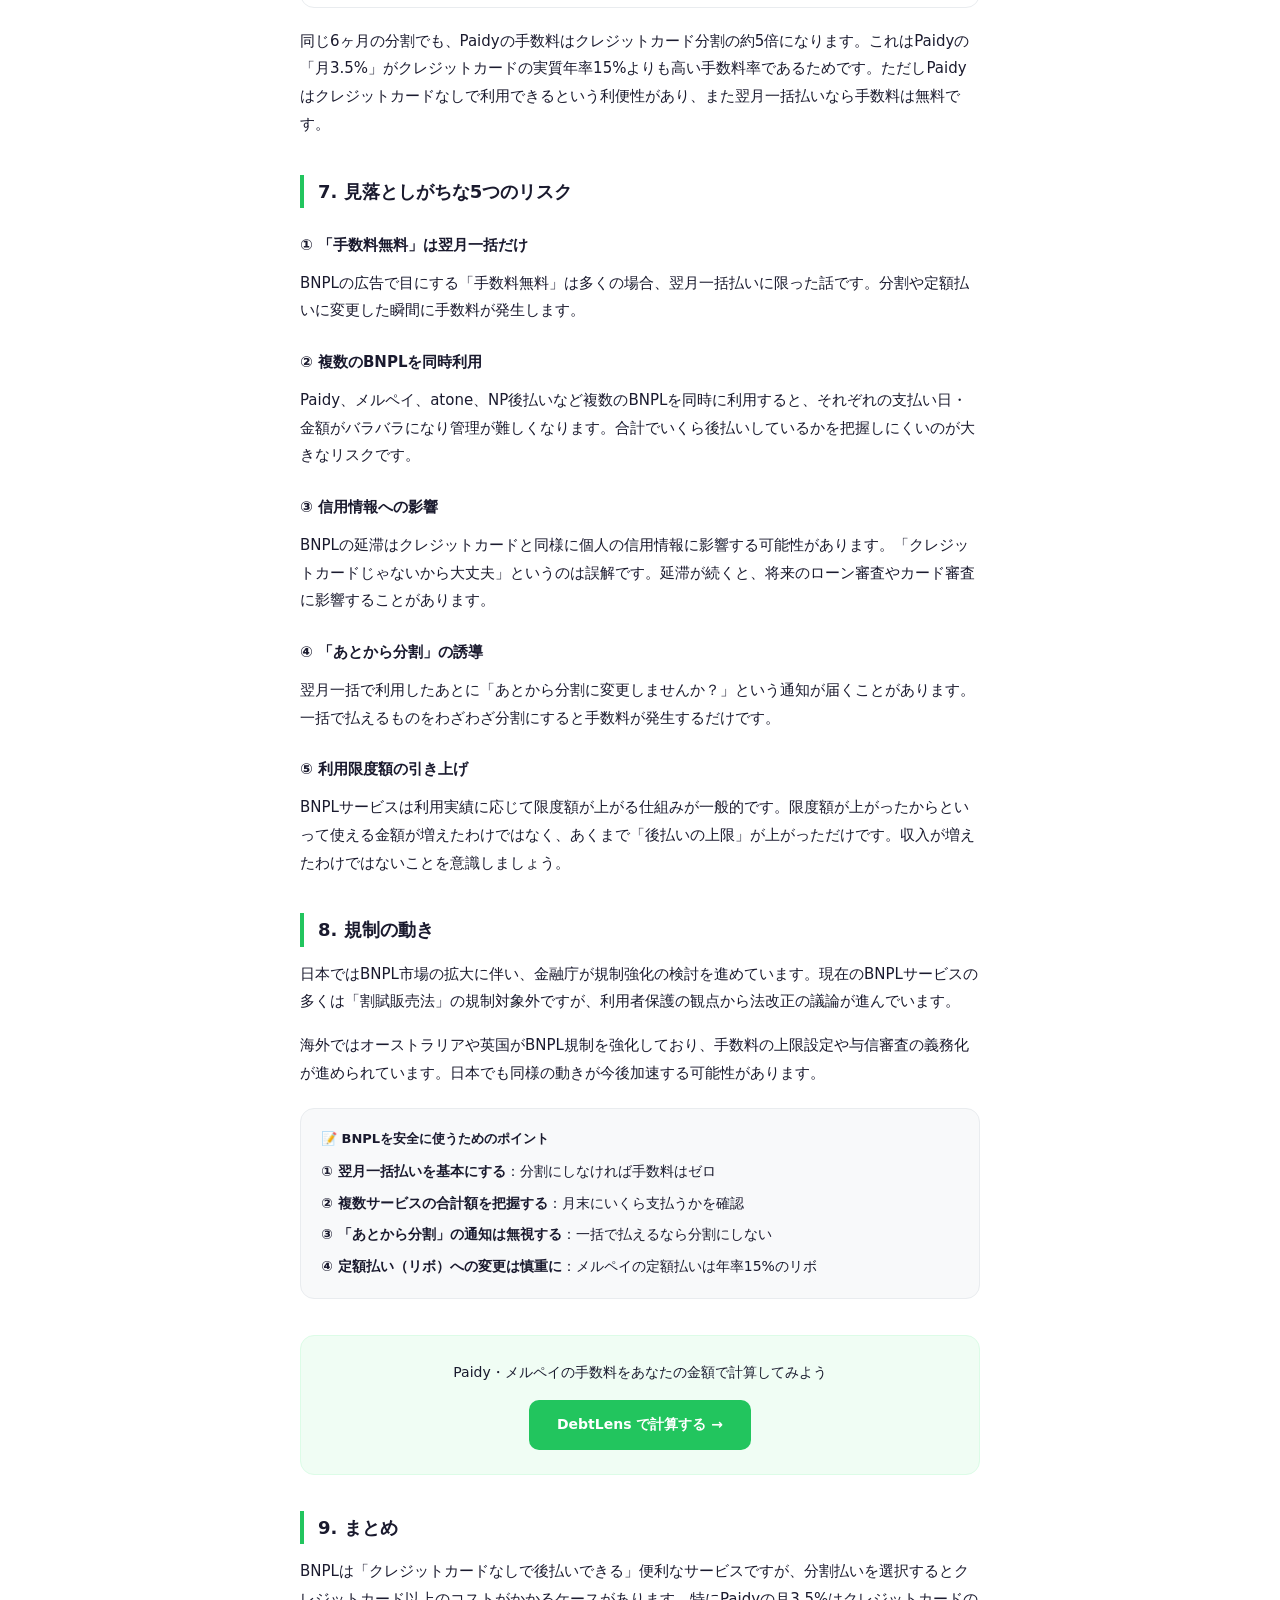
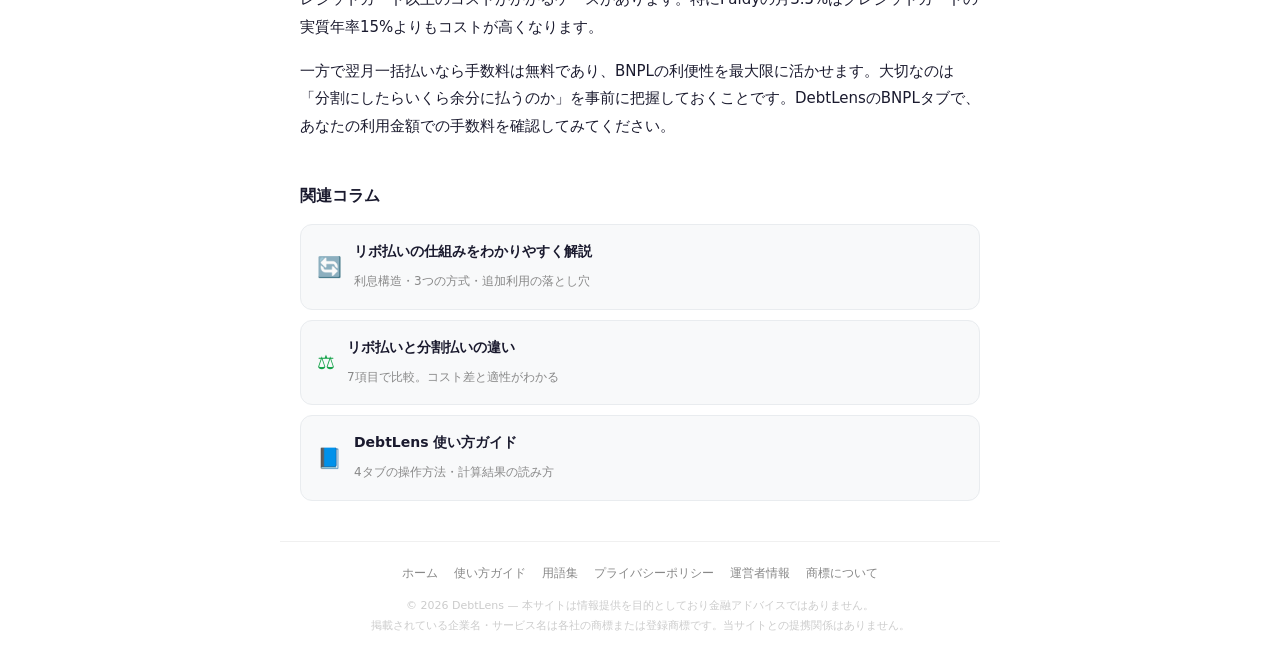
<file: bnpl-chuiten.html>
<!DOCTYPE html>
<html lang="ja">
<head>
<meta charset="UTF-8">
<meta name="viewport" content="width=device-width, initial-scale=1.0">
<title>後払い・BNPLの注意点｜Paidy・メルペイの手数料を実数値で解説 | DebtLens コラム</title>
<meta name="description" content="Paidy（ペイディ）とメルペイスマート払いの手数料を実際の数値で計算。BNPL（後払い）の仕組みと見落としがちなコストを解説します。">
<link rel="canonical" href="https://yourdomain.com/bnpl-chuiten.html">
<script type="application/ld+json">
{
  "@context": "https://schema.org",
  "@type": "Article",
  "headline": "後払い・BNPLの注意点｜Paidy・メルペイの手数料を実数値で解説",
  "description": "Paidy・メルペイスマート払いの手数料構造を実際の数値で計算し、BNPLの注意点を解説",
  "author": { "@type": "Organization", "name": "DebtLens" },
  "publisher": { "@type": "Organization", "name": "DebtLens" },
  "datePublished": "2026-03-22",
  "dateModified": "2026-03-22"
}
</script>
<style>
:root {
  --green-500: #22c55e;
  --green-600: #16a34a;
  --green-50: #f0fdf4;
  --green-100: #dcfce7;
  --gray-50: #f8f9fa;
  --gray-100: #f0f0f0;
  --gray-200: #e9ecef;
  --gray-400: #adb5bd;
  --gray-500: #888;
  --gray-800: #1a1a2e;
  --yellow-50: #fffbeb;
  --yellow-200: #fde68a;
  --yellow-800: #92400e;
  --red-50: #fff5f5;
  --red-200: #fecaca;
  --red-600: #dc2626;
  --blue-50: #eff6ff;
  --blue-200: #bfdbfe;
  --blue-600: #2563eb;
  --purple-50: #faf5ff;
  --purple-200: #e9d5ff;
  --purple-600: #9333ea;
  --radius: 14px;
  --max-w: 720px;
}
*, *::before, *::after { box-sizing: border-box; margin: 0; padding: 0; }
html { scroll-behavior: smooth; }
body {
  font-family: 'Hiragino Sans', 'Hiragino Kaku Gothic ProN', 'Noto Sans JP', system-ui, sans-serif;
  color: var(--gray-800);
  background: linear-gradient(180deg, #f6fef8 0%, #ffffff 30%);
  line-height: 1.85;
  -webkit-font-smoothing: antialiased;
}
a { color: var(--green-600); text-decoration: none; }
a:hover { text-decoration: underline; }
.site-header { max-width: var(--max-w); margin: 0 auto; padding: 20px 20px 0; display: flex; align-items: center; gap: 10px; }
.site-logo { width: 36px; height: 36px; border-radius: 10px; background: linear-gradient(135deg, var(--green-500), var(--green-600)); display: flex; align-items: center; justify-content: center; font-size: 18px; color: #fff; font-weight: 700; }
.site-title { font-size: 18px; font-weight: 800; letter-spacing: -0.02em; }
.site-tagline { font-size: 11px; color: var(--gray-500); margin-top: -2px; }
.breadcrumb { max-width: var(--max-w); margin: 16px auto 0; padding: 0 20px; font-size: 12px; color: var(--gray-500); }
.breadcrumb a { color: var(--gray-500); }
.breadcrumb a:hover { color: var(--green-600); }
.article { max-width: var(--max-w); margin: 20px auto 0; padding: 0 20px; }
.article h1 { font-size: 24px; font-weight: 800; letter-spacing: -0.02em; line-height: 1.4; margin-bottom: 8px; }
.article-meta { font-size: 12px; color: var(--gray-500); margin-bottom: 28px; display: flex; gap: 16px; flex-wrap: wrap; }
.article h2 { font-size: 18px; font-weight: 700; margin: 36px 0 14px; padding-left: 14px; border-left: 4px solid var(--green-500); }
.article h3 { font-size: 15px; font-weight: 700; margin: 24px 0 10px; }
.article p { margin-bottom: 16px; font-size: 15px; }
.box { border-radius: var(--radius); padding: 18px 20px; margin: 20px 0; }
.box-green { background: var(--green-50); border: 1px solid var(--green-100); }
.box-yellow { background: var(--yellow-50); border: 1px solid var(--yellow-200); }
.box-red { background: var(--red-50); border: 1px solid var(--red-200); }
.box-blue { background: var(--blue-50); border: 1px solid var(--blue-200); }
.box-purple { background: var(--purple-50); border: 1px solid var(--purple-200); }
.box-gray { background: var(--gray-50); border: 1px solid var(--gray-200); }
.box-title { font-size: 13px; font-weight: 700; margin-bottom: 8px; }
.box-green .box-title { color: var(--green-600); }
.box-yellow .box-title { color: var(--yellow-800); }
.box-red .box-title { color: var(--red-600); }
.box-blue .box-title { color: var(--blue-600); }
.box-purple .box-title { color: var(--purple-600); }
.table-wrap { overflow-x: auto; margin: 20px 0; border-radius: var(--radius); border: 1px solid var(--gray-200); }
.table-wrap table { width: 100%; border-collapse: collapse; font-size: 13px; }
.table-wrap th { background: var(--gray-50); padding: 10px 14px; text-align: left; font-weight: 600; color: var(--gray-500); font-size: 12px; border-bottom: 1px solid var(--gray-200); }
.table-wrap td { padding: 10px 14px; border-bottom: 1px solid var(--gray-100); }
.table-wrap tr:last-child td { border-bottom: none; }
.cta-block { background: var(--green-50); border: 1px solid var(--green-100); border-radius: var(--radius); padding: 24px; text-align: center; margin: 36px 0; }
.cta-block a { display: inline-block; background: var(--green-500); color: #fff; padding: 12px 28px; border-radius: 10px; font-weight: 700; font-size: 14px; transition: background 0.2s; }
.cta-block a:hover { background: var(--green-600); text-decoration: none; }
.related { margin: 40px 0 20px; }
.related h2 { border-left: none; padding-left: 0; font-size: 16px; }
.related-list { display: flex; flex-direction: column; gap: 10px; margin-top: 14px; }
.related-card { display: flex; align-items: center; gap: 12px; background: var(--gray-50); border: 1px solid var(--gray-200); border-radius: 12px; padding: 14px 16px; transition: border-color 0.2s; }
.related-card:hover { border-color: var(--green-500); text-decoration: none; }
.related-icon { font-size: 20px; flex-shrink: 0; }
.related-info { flex: 1; }
.related-info span { font-size: 14px; font-weight: 600; color: var(--gray-800); display: block; }
.related-info small { font-size: 12px; color: var(--gray-500); }
.site-footer { max-width: var(--max-w); margin: 40px auto 0; padding: 20px; border-top: 1px solid var(--gray-100); text-align: center; }
.site-footer p { font-size: 11px; color: #ccc; }
.footer-links { display: flex; gap: 16px; justify-content: center; margin-bottom: 12px; flex-wrap: wrap; }
.footer-links a { font-size: 12px; color: var(--gray-500); }
.toc { background: var(--gray-50); border: 1px solid var(--gray-200); border-radius: var(--radius); padding: 18px 20px; margin: 20px 0; }
.toc-title { font-size: 13px; font-weight: 700; margin-bottom: 10px; color: var(--gray-800); }
.toc ol { padding-left: 20px; }
.toc li { font-size: 13px; margin-bottom: 6px; }
.toc a { color: var(--gray-800); }
.toc a:hover { color: var(--green-600); }
.service-grid { display: grid; grid-template-columns: 1fr 1fr; gap: 12px; margin: 20px 0; }
@media (max-width: 500px) { .service-grid { grid-template-columns: 1fr; } }
.service-card { border-radius: var(--radius); padding: 18px; }
.service-card h3 { margin: 0 0 10px; font-size: 15px; }
.service-card p { font-size: 13px; margin-bottom: 0; line-height: 1.7; }
</style>
</head>
<body>

<header class="site-header">
  <a href="index.html" style="display:flex;align-items:center;gap:10px;text-decoration:none;color:inherit;">
    <div class="site-logo">D</div>
    <div>
      <div class="site-title">DebtLens</div>
      <div class="site-tagline">数字は正直に、言葉は優しく</div>
    </div>
  </a>
</header>

<nav class="breadcrumb" aria-label="パンくずリスト">
  <a href="index.html">ホーム</a> ＞ <a href="index.html#columns">コラム</a> ＞ 後払い・BNPLの注意点
</nav>

<article class="article">
  <h1>後払い・BNPLの注意点<br><small style="font-size:14px;color:var(--gray-500);font-weight:400;">── Paidy・メルペイの手数料を実数値で解説</small></h1>
  <div class="article-meta">
    <span>📅 2026年3月22日</span>
    <span>🕐 読了目安 8分</span>
    <span>✏️ DebtLens編集部</span>
  </div>

  <nav class="toc">
    <div class="toc-title">📑 この記事の内容</div>
    <ol>
      <li><a href="#what">BNPLとは何か</a></li>
      <li><a href="#paidy">Paidyの手数料構造</a></li>
      <li><a href="#paidy-calc">Paidy 6回・12回の実数値計算</a></li>
      <li><a href="#merpay">メルペイスマート払い（定額）の仕組み</a></li>
      <li><a href="#merpay-calc">メルペイの実数値計算</a></li>
      <li><a href="#compare">BNPL vs クレジットカード分割</a></li>
      <li><a href="#risks">見落としがちな5つのリスク</a></li>
      <li><a href="#regulation">規制の動き</a></li>
      <li><a href="#summary">まとめ</a></li>
    </ol>
  </nav>

  <p>「手数料無料で後払い」──そんな広告を見かけることが増えました。BNPL（Buy Now, Pay Later）は急速に普及していますが、分割払いを選択すると手数料が発生するケースがあります。この記事ではPaidyとメルペイスマート払いの手数料を実際に計算し、見落としがちなコストを明らかにします。</p>

  <h2 id="what">1. BNPLとは何か</h2>
  <p>BNPL（Buy Now, Pay Later）は「今買って、あとで払う」決済サービスの総称です。クレジットカードを持っていなくても利用できる点が特徴で、ECサイトを中心に若年層に広がっています。</p>
  <p>日本で利用者が多いBNPLサービスとしてはPaidy（ペイディ）とメルペイスマート払いが代表的です。どちらも「翌月一括払い」は手数料無料ですが、分割払いや定額払いを選択すると手数料が発生します。</p>

  <div class="service-grid">
    <div class="service-card box-blue">
      <h3>📘 Paidy（ペイディ）</h3>
      <p>翌月一括：手数料無料。6回・12回分割：月3.5%の分割手数料。クレジットカード不要で利用可能。</p>
    </div>
    <div class="service-card box-purple">
      <h3>📗 メルペイスマート払い</h3>
      <p>翌月一括：手数料無料。定額払い：年率15.0%のリボルビング方式。メルカリアプリから利用。</p>
    </div>
  </div>

  <h2 id="paidy">2. Paidyの手数料構造</h2>
  <p>Paidyの分割払い（6回・12回）には「月3.5%」の分割手数料がかかります。これはクレジットカードの「実質年率」とは異なる計算方法です。</p>

  <div class="box box-yellow">
    <div class="box-title">⚠ 「月3.5%」の意味</div>
    <p style="margin-bottom:0;font-size:14px;">Paidyの月3.5%は「分割払いの残高に対して毎月3.5%の手数料がかかる」という意味です。これを単純に12倍すると年42%になりますが、これはあくまで単純計算による参考値です。クレジットカードの「実質年率」とは計算の前提が異なるため、単純比較はできません。</p>
  </div>

  <h2 id="paidy-calc">3. Paidy 6回・12回の実数値計算</h2>
  <p>5万円をPaidyの分割払いで支払った場合の手数料を見てみましょう。</p>

  <div class="table-wrap">
    <table>
      <thead>
        <tr><th>プラン</th><th>元金/月</th><th>手数料/月</th><th>月々の支払い</th><th>手数料合計</th><th>総支払額</th></tr>
      </thead>
      <tbody>
        <tr>
          <td><strong>翌月一括</strong></td>
          <td>50,000円</td>
          <td>0円</td>
          <td>50,000円</td>
          <td style="color:var(--green-600);font-weight:600;">0円</td>
          <td>50,000円</td>
        </tr>
        <tr>
          <td><strong>6回払い</strong></td>
          <td>≈8,333円</td>
          <td>1,750円</td>
          <td>≈10,083円</td>
          <td style="color:var(--red-600);font-weight:600;">10,500円</td>
          <td>60,500円</td>
        </tr>
        <tr>
          <td><strong>12回払い</strong></td>
          <td>≈4,167円</td>
          <td>1,750円</td>
          <td>≈5,917円</td>
          <td style="color:var(--red-600);font-weight:600;">21,000円</td>
          <td>71,000円</td>
        </tr>
      </tbody>
    </table>
  </div>

  <p>5万円を6回分割にすると手数料は10,500円で元金の21%にあたります。12回分割では21,000円で元金の42%です。翌月一括なら手数料はゼロです。</p>

  <div class="box box-green">
    <div class="box-title">💡 10万円・30万円の場合</div>
    <p style="font-size:14px;margin-bottom:6px;">10万円を6回分割 → 手数料合計: <strong>21,000円</strong>（元金の21%）</p>
    <p style="font-size:14px;margin-bottom:6px;">10万円を12回分割 → 手数料合計: <strong>42,000円</strong>（元金の42%）</p>
    <p style="font-size:14px;margin-bottom:6px;">30万円を6回分割 → 手数料合計: <strong>63,000円</strong>（元金の21%）</p>
    <p style="font-size:14px;margin-bottom:0;">30万円を12回分割 → 手数料合計: <strong>126,000円</strong>（元金の42%）</p>
  </div>

  <h2 id="merpay">4. メルペイスマート払い（定額）の仕組み</h2>
  <p>メルペイスマート払いの「定額払い」は、クレジットカードのリボ払いと同じ仕組みです。年率15.0%が適用され、設定した金額を毎月返済します。</p>
  <p>通常のメルペイスマート払い（翌月払い）は手数料無料ですが、これを「定額払い」に変更すると年率15%の利息が発生します。メルカリアプリの設定画面から簡単に変更できるため、意図せず定額払いに設定してしまうケースもあります。</p>

  <div class="box box-red">
    <div class="box-title">⚠ 注意</div>
    <p style="margin-bottom:0;font-size:14px;">メルペイスマート払いの「定額払い」はリボ払いそのものです。月々の支払い額を低く設定すると、利息が膨らんで完済が長引きます。翌月一括で支払える場合は、定額払いへの変更は避けることをおすすめします。</p>
  </div>

  <h2 id="merpay-calc">5. メルペイの実数値計算</h2>
  <p>5万円をメルペイ定額払い（年率15%）で返済した場合のシミュレーションです。</p>

  <div class="table-wrap">
    <table>
      <thead>
        <tr><th>月額設定</th><th>完済期間</th><th>利息合計</th><th>総支払額</th></tr>
      </thead>
      <tbody>
        <tr>
          <td><strong>月3,000円</strong></td>
          <td>約19ヶ月</td>
          <td>約6,200円</td>
          <td>約56,200円</td>
        </tr>
        <tr>
          <td><strong>月5,000円</strong></td>
          <td>約11ヶ月</td>
          <td>約3,400円</td>
          <td>約53,400円</td>
        </tr>
        <tr>
          <td><strong>月10,000円</strong></td>
          <td>約5ヶ月</td>
          <td>約1,600円</td>
          <td>約51,600円</td>
        </tr>
      </tbody>
    </table>
  </div>

  <p>月3,000円設定の場合、利息は約6,200円で元金の約12%です。Paidyの6回分割（21%）と比べると、メルペイのほうが利率は低いことがわかります。ただしメルペイはリボ方式のため、追加利用すると残高が膨らんで完済が遠のくリスクがあります。</p>

  <h2 id="compare">6. BNPL vs クレジットカード分割</h2>
  <p>5万円をさまざまな方法で分割支払いした場合のコスト比較です。</p>

  <div class="table-wrap">
    <table>
      <thead>
        <tr><th>支払い方法</th><th>年率・手数料率</th><th>6ヶ月の手数料</th><th>12ヶ月の手数料</th></tr>
      </thead>
      <tbody>
        <tr>
          <td><strong>Paidy分割</strong></td>
          <td>月3.5%</td>
          <td style="color:var(--red-600);">10,500円</td>
          <td style="color:var(--red-600);">21,000円</td>
        </tr>
        <tr>
          <td><strong>クレカ分割（年率15%）</strong></td>
          <td>実質年率15%</td>
          <td>約2,100円</td>
          <td>約4,200円</td>
        </tr>
        <tr>
          <td><strong>クレカリボ（年率15%）</strong></td>
          <td>実質年率15%</td>
          <td>約2,400円</td>
          <td>約4,400円</td>
        </tr>
        <tr>
          <td><strong>メルペイ定額（年率15%）</strong></td>
          <td>実質年率15%</td>
          <td>約2,400円</td>
          <td>約4,400円</td>
        </tr>
      </tbody>
    </table>
  </div>

  <p>同じ6ヶ月の分割でも、Paidyの手数料はクレジットカード分割の約5倍になります。これはPaidyの「月3.5%」がクレジットカードの実質年率15%よりも高い手数料率であるためです。ただしPaidyはクレジットカードなしで利用できるという利便性があり、また翌月一括払いなら手数料は無料です。</p>

  <h2 id="risks">7. 見落としがちな5つのリスク</h2>

  <h3>① 「手数料無料」は翌月一括だけ</h3>
  <p>BNPLの広告で目にする「手数料無料」は多くの場合、翌月一括払いに限った話です。分割や定額払いに変更した瞬間に手数料が発生します。</p>

  <h3>② 複数のBNPLを同時利用</h3>
  <p>Paidy、メルペイ、atone、NP後払いなど複数のBNPLを同時に利用すると、それぞれの支払い日・金額がバラバラになり管理が難しくなります。合計でいくら後払いしているかを把握しにくいのが大きなリスクです。</p>

  <h3>③ 信用情報への影響</h3>
  <p>BNPLの延滞はクレジットカードと同様に個人の信用情報に影響する可能性があります。「クレジットカードじゃないから大丈夫」というのは誤解です。延滞が続くと、将来のローン審査やカード審査に影響することがあります。</p>

  <h3>④ 「あとから分割」の誘導</h3>
  <p>翌月一括で利用したあとに「あとから分割に変更しませんか？」という通知が届くことがあります。一括で払えるものをわざわざ分割にすると手数料が発生するだけです。</p>

  <h3>⑤ 利用限度額の引き上げ</h3>
  <p>BNPLサービスは利用実績に応じて限度額が上がる仕組みが一般的です。限度額が上がったからといって使える金額が増えたわけではなく、あくまで「後払いの上限」が上がっただけです。収入が増えたわけではないことを意識しましょう。</p>

  <h2 id="regulation">8. 規制の動き</h2>
  <p>日本ではBNPL市場の拡大に伴い、金融庁が規制強化の検討を進めています。現在のBNPLサービスの多くは「割賦販売法」の規制対象外ですが、利用者保護の観点から法改正の議論が進んでいます。</p>
  <p>海外ではオーストラリアや英国がBNPL規制を強化しており、手数料の上限設定や与信審査の義務化が進められています。日本でも同様の動きが今後加速する可能性があります。</p>

  <div class="box box-gray">
    <div class="box-title">📝 BNPLを安全に使うためのポイント</div>
    <p style="font-size:14px;margin-bottom:6px;"><strong>① 翌月一括払いを基本にする</strong>：分割にしなければ手数料はゼロ</p>
    <p style="font-size:14px;margin-bottom:6px;"><strong>② 複数サービスの合計額を把握する</strong>：月末にいくら支払うかを確認</p>
    <p style="font-size:14px;margin-bottom:6px;"><strong>③ 「あとから分割」の通知は無視する</strong>：一括で払えるなら分割にしない</p>
    <p style="font-size:14px;margin-bottom:0;"><strong>④ 定額払い（リボ）への変更は慎重に</strong>：メルペイの定額払いは年率15%のリボ</p>
  </div>

  <div class="cta-block">
    <p style="font-size:14px;margin-bottom:14px;color:var(--gray-800);">Paidy・メルペイの手数料をあなたの金額で計算してみよう</p>
    <a href="index.html">DebtLens で計算する →</a>
  </div>

  <h2 id="summary">9. まとめ</h2>
  <p>BNPLは「クレジットカードなしで後払いできる」便利なサービスですが、分割払いを選択するとクレジットカード以上のコストがかかるケースがあります。特にPaidyの月3.5%はクレジットカードの実質年率15%よりもコストが高くなります。</p>
  <p>一方で翌月一括払いなら手数料は無料であり、BNPLの利便性を最大限に活かせます。大切なのは「分割にしたらいくら余分に払うのか」を事前に把握しておくことです。DebtLensのBNPLタブで、あなたの利用金額での手数料を確認してみてください。</p>

  <nav class="related">
    <h2>関連コラム</h2>
    <div class="related-list">
      <a href="ribo-shikumi.html" class="related-card">
        <div class="related-icon">🔄</div>
        <div class="related-info">
          <span>リボ払いの仕組みをわかりやすく解説</span>
          <small>利息構造・3つの方式・追加利用の落とし穴</small>
        </div>
      </a>
      <a href="ribo-vs-bunkatsu.html" class="related-card">
        <div class="related-icon">⚖️</div>
        <div class="related-info">
          <span>リボ払いと分割払いの違い</span>
          <small>7項目で比較。コスト差と適性がわかる</small>
        </div>
      </a>
      <a href="guide.html" class="related-card">
        <div class="related-icon">📘</div>
        <div class="related-info">
          <span>DebtLens 使い方ガイド</span>
          <small>4タブの操作方法・計算結果の読み方</small>
        </div>
      </a>
    </div>
  </nav>
</article>

<footer class="site-footer">
  <nav class="footer-links">
    <a href="index.html">ホーム</a>
    <a href="guide.html">使い方ガイド</a>
    <a href="glossary.html">用語集</a>
    <a href="privacy.html">プライバシーポリシー</a>
    <a href="about.html">運営者情報</a>
    <a href="trademarks.html">商標について</a>
  </nav>
  <p>© 2026 DebtLens — 本サイトは情報提供を目的としており金融アドバイスではありません。</p>
  <p>掲載されている企業名・サービス名は各社の商標または登録商標です。当サイトとの提携関係はありません。</p>
</footer>

</body>
</html>
</file>
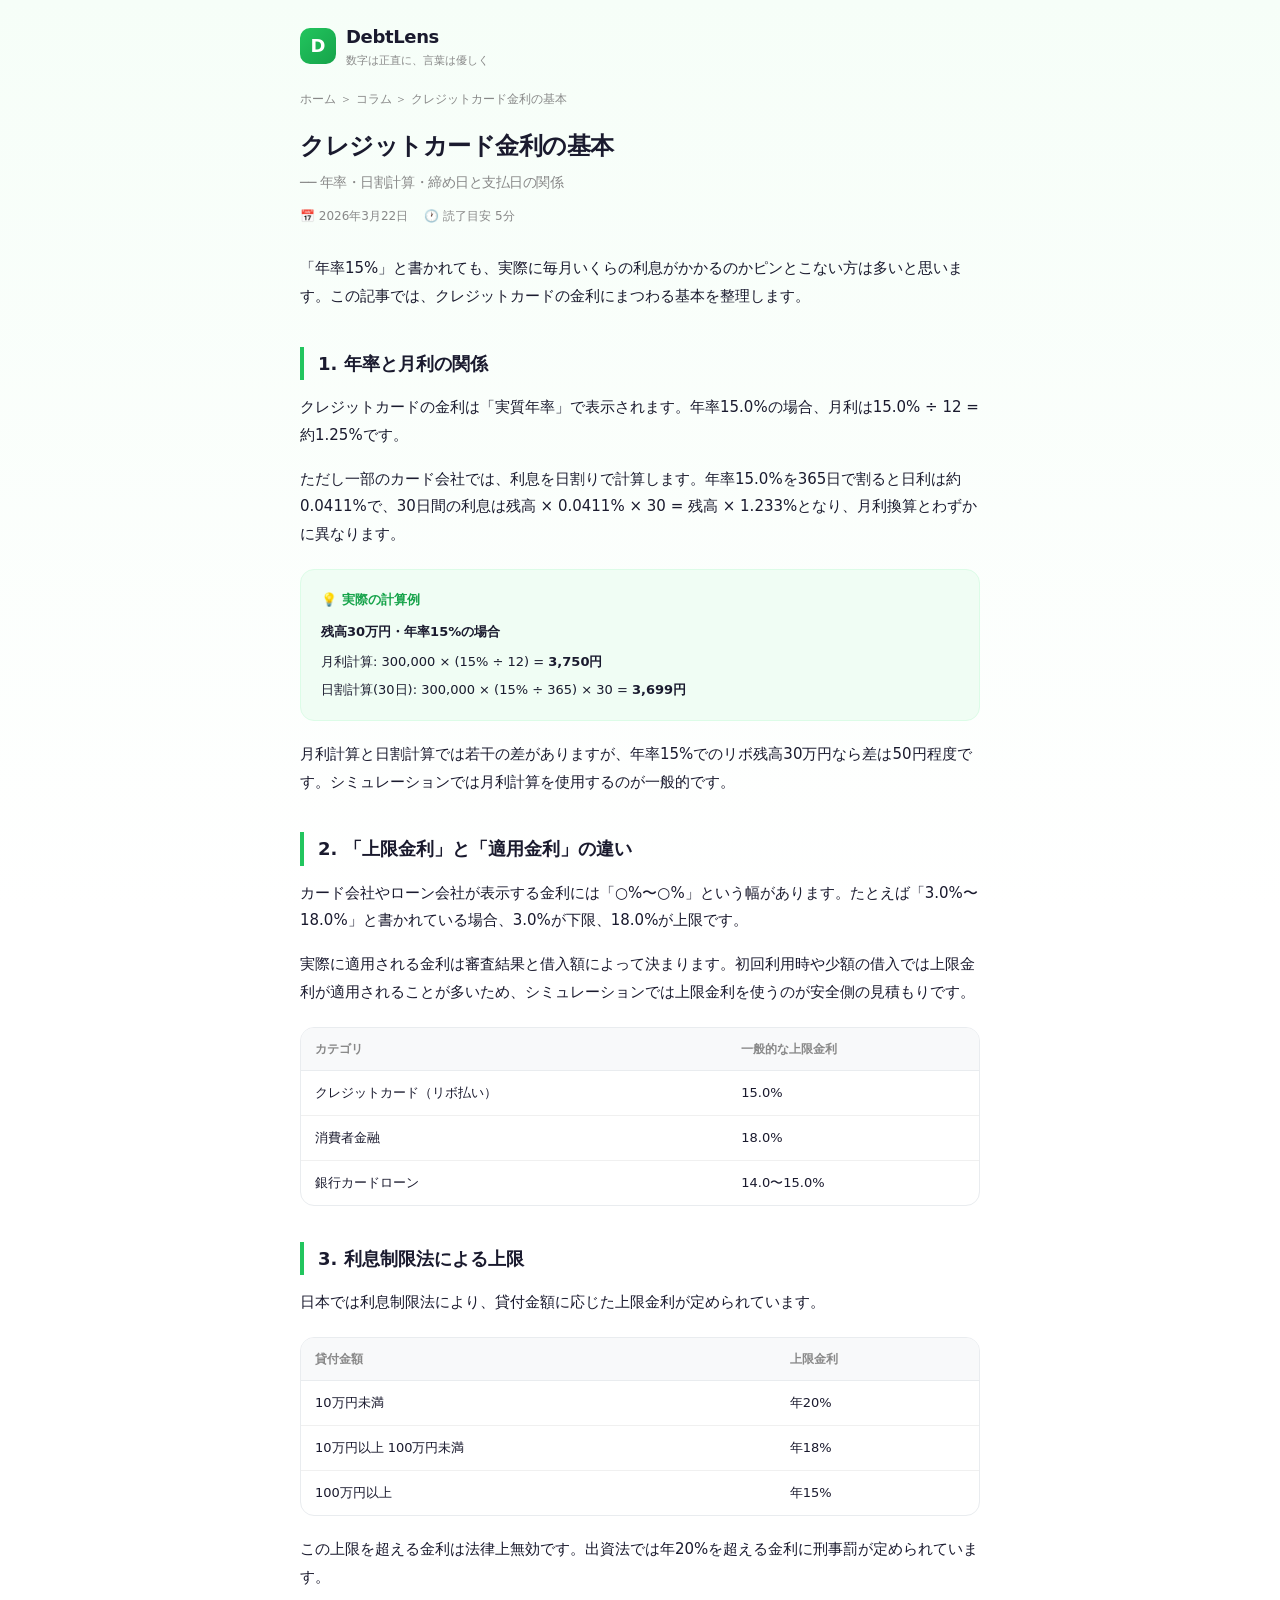
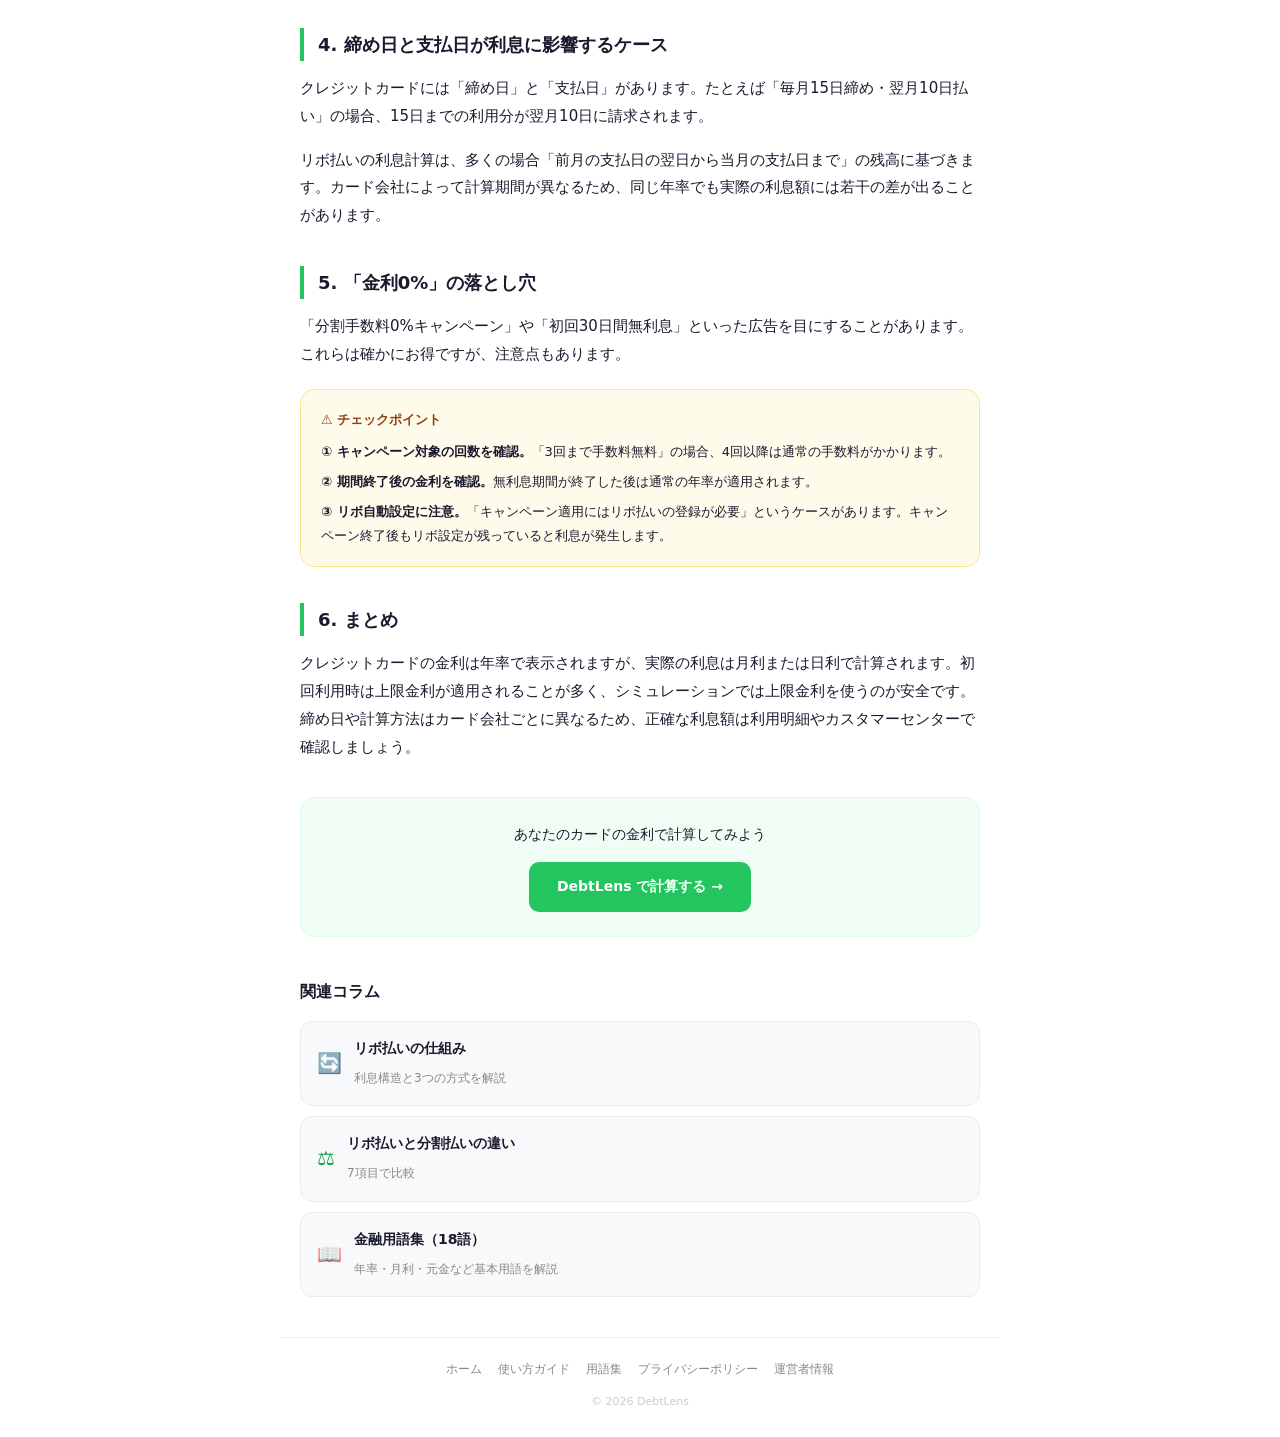
<file: credit-kihon.html>
<!DOCTYPE html>
<html lang="ja">
<head>
<meta charset="UTF-8"><meta name="viewport" content="width=device-width, initial-scale=1.0">
<title>クレジットカード金利の基本｜年率・日割計算・締め日の関係 | DebtLens コラム</title>
<meta name="description" content="クレジットカードの金利の基本を解説。年率と月利の関係、日割計算の仕組み、締め日と支払日が利息に与える影響。">
<link rel="canonical" href="https://yourdomain.com/credit-kihon.html">
<link rel="stylesheet" href="style.css">
<script type="application/ld+json">{"@context":"https://schema.org","@type":"Article","headline":"クレジットカード金利の基本","author":{"@type":"Organization","name":"DebtLens"},"datePublished":"2026-03-22"}</script>
</head>
<body>
<header class="site-header"><a href="index.html"><div class="site-logo">D</div><div><div class="site-title">DebtLens</div><div class="site-tagline">数字は正直に、言葉は優しく</div></div></a></header>
<nav class="breadcrumb"><a href="index.html">ホーム</a> ＞ <a href="index.html#columns">コラム</a> ＞ クレジットカード金利の基本</nav>
<article class="content article">
<h1>クレジットカード金利の基本<br><small style="font-size:14px;color:var(--c-gray-500);font-weight:400">── 年率・日割計算・締め日と支払日の関係</small></h1>
<div class="article-meta"><span>📅 2026年3月22日</span><span>🕐 読了目安 5分</span></div>

<p>「年率15%」と書かれても、実際に毎月いくらの利息がかかるのかピンとこない方は多いと思います。この記事では、クレジットカードの金利にまつわる基本を整理します。</p>

<h2>1. 年率と月利の関係</h2>
<p>クレジットカードの金利は「実質年率」で表示されます。年率15.0%の場合、月利は15.0% ÷ 12 = 約1.25%です。</p>
<p>ただし一部のカード会社では、利息を日割りで計算します。年率15.0%を365日で割ると日利は約0.0411%で、30日間の利息は残高 × 0.0411% × 30 = 残高 × 1.233%となり、月利換算とわずかに異なります。</p>

<div class="box box-green">
<div class="box-title">💡 実際の計算例</div>
<p style="font-size:13px;margin-bottom:6px"><strong>残高30万円・年率15%の場合</strong></p>
<p style="font-size:13px;margin-bottom:4px">月利計算: 300,000 × (15% ÷ 12) = <strong>3,750円</strong></p>
<p style="font-size:13px;margin:0">日割計算(30日): 300,000 × (15% ÷ 365) × 30 = <strong>3,699円</strong></p></div>

<p>月利計算と日割計算では若干の差がありますが、年率15%でのリボ残高30万円なら差は50円程度です。シミュレーションでは月利計算を使用するのが一般的です。</p>

<h2>2. 「上限金利」と「適用金利」の違い</h2>
<p>カード会社やローン会社が表示する金利には「○%〜○%」という幅があります。たとえば「3.0%〜18.0%」と書かれている場合、3.0%が下限、18.0%が上限です。</p>
<p>実際に適用される金利は審査結果と借入額によって決まります。初回利用時や少額の借入では上限金利が適用されることが多いため、シミュレーションでは上限金利を使うのが安全側の見積もりです。</p>

<div class="table-wrap">
<table>
<thead><tr><th>カテゴリ</th><th>一般的な上限金利</th></tr></thead>
<tbody>
<tr><td>クレジットカード（リボ払い）</td><td>15.0%</td></tr>
<tr><td>消費者金融</td><td>18.0%</td></tr>
<tr><td>銀行カードローン</td><td>14.0〜15.0%</td></tr>
</tbody>
</table></div>

<h2>3. 利息制限法による上限</h2>
<p>日本では利息制限法により、貸付金額に応じた上限金利が定められています。</p>
<div class="table-wrap">
<table>
<thead><tr><th>貸付金額</th><th>上限金利</th></tr></thead>
<tbody>
<tr><td>10万円未満</td><td>年20%</td></tr>
<tr><td>10万円以上 100万円未満</td><td>年18%</td></tr>
<tr><td>100万円以上</td><td>年15%</td></tr>
</tbody>
</table></div>
<p>この上限を超える金利は法律上無効です。出資法では年20%を超える金利に刑事罰が定められています。</p>

<h2>4. 締め日と支払日が利息に影響するケース</h2>
<p>クレジットカードには「締め日」と「支払日」があります。たとえば「毎月15日締め・翌月10日払い」の場合、15日までの利用分が翌月10日に請求されます。</p>
<p>リボ払いの利息計算は、多くの場合「前月の支払日の翌日から当月の支払日まで」の残高に基づきます。カード会社によって計算期間が異なるため、同じ年率でも実際の利息額には若干の差が出ることがあります。</p>

<h2>5. 「金利0%」の落とし穴</h2>
<p>「分割手数料0%キャンペーン」や「初回30日間無利息」といった広告を目にすることがあります。これらは確かにお得ですが、注意点もあります。</p>
<div class="box box-yellow">
<div class="box-title">⚠ チェックポイント</div>
<p style="font-size:13px;margin-bottom:6px"><strong>① キャンペーン対象の回数を確認。</strong>「3回まで手数料無料」の場合、4回以降は通常の手数料がかかります。</p>
<p style="font-size:13px;margin-bottom:6px"><strong>② 期間終了後の金利を確認。</strong>無利息期間が終了した後は通常の年率が適用されます。</p>
<p style="font-size:13px;margin:0"><strong>③ リボ自動設定に注意。</strong>「キャンペーン適用にはリボ払いの登録が必要」というケースがあります。キャンペーン終了後もリボ設定が残っていると利息が発生します。</p></div>

<h2>6. まとめ</h2>
<p>クレジットカードの金利は年率で表示されますが、実際の利息は月利または日利で計算されます。初回利用時は上限金利が適用されることが多く、シミュレーションでは上限金利を使うのが安全です。締め日や計算方法はカード会社ごとに異なるため、正確な利息額は利用明細やカスタマーセンターで確認しましょう。</p>

<div class="cta-block"><p style="font-size:14px;margin-bottom:14px;color:var(--c-gray-800)">あなたのカードの金利で計算してみよう</p><a href="index.html" class="cta-btn">DebtLens で計算する →</a></div>

<nav class="related"><h2>関連コラム</h2><div class="related-list">
<a href="ribo-shikumi.html" class="related-card"><div class="related-icon">🔄</div><div class="related-info"><span>リボ払いの仕組み</span><small>利息構造と3つの方式を解説</small></div></a>
<a href="ribo-vs-bunkatsu.html" class="related-card"><div class="related-icon">⚖️</div><div class="related-info"><span>リボ払いと分割払いの違い</span><small>7項目で比較</small></div></a>
<a href="glossary.html" class="related-card"><div class="related-icon">📖</div><div class="related-info"><span>金融用語集（18語）</span><small>年率・月利・元金など基本用語を解説</small></div></a>
</div></nav>
</article>
<footer class="site-footer"><nav class="footer-links"><a href="index.html">ホーム</a><a href="guide.html">使い方ガイド</a><a href="glossary.html">用語集</a><a href="privacy.html">プライバシーポリシー</a><a href="about.html">運営者情報</a></nav><p>© 2026 DebtLens</p></footer>
</body></html>
</file>
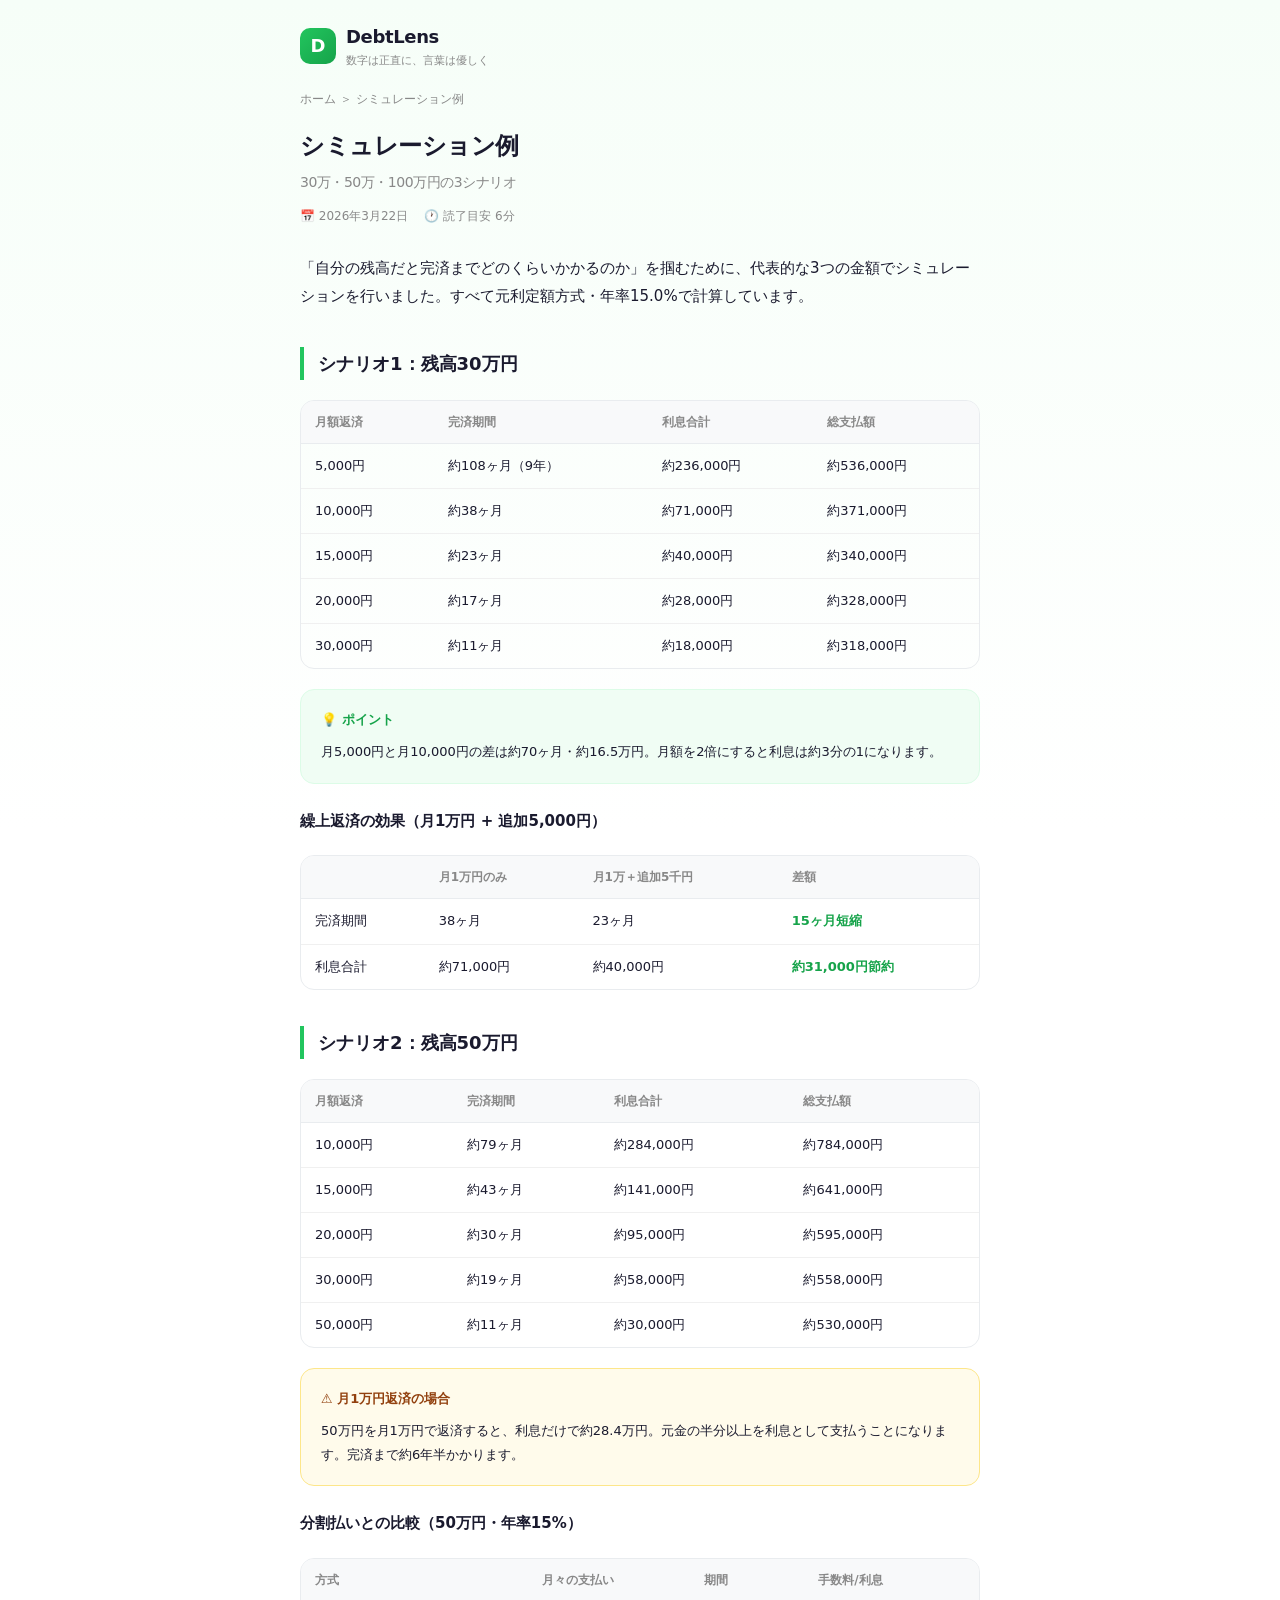
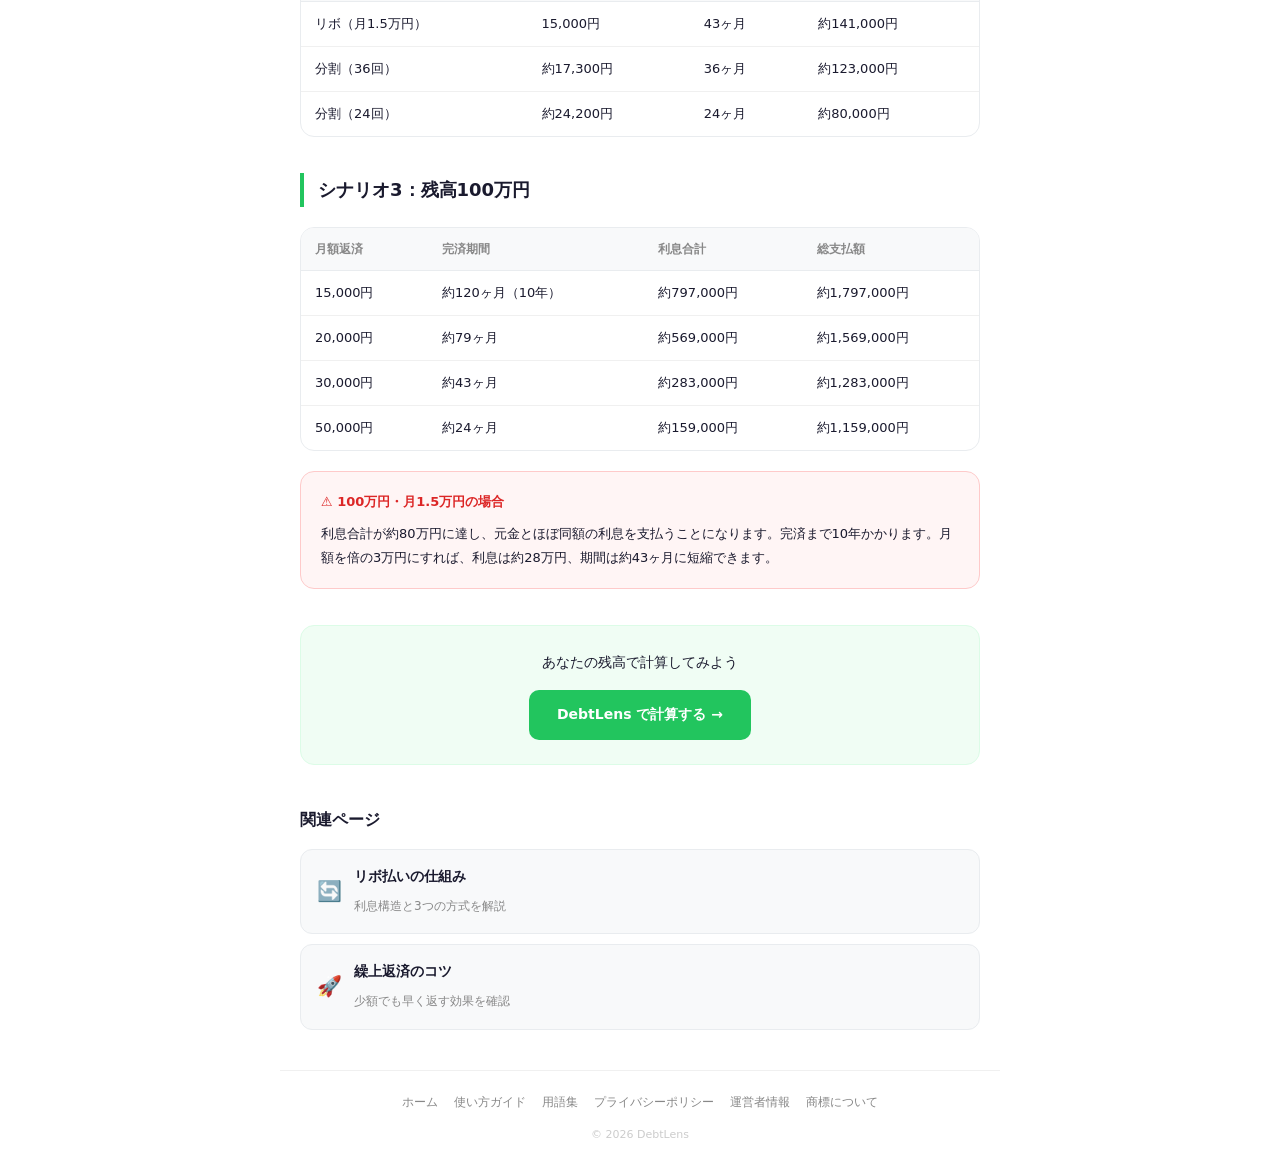
<file: examples.html>
<!DOCTYPE html>
<html lang="ja">
<head>
<meta charset="UTF-8"><meta name="viewport" content="width=device-width, initial-scale=1.0">
<title>シミュレーション例（30万・50万・100万円）| DebtLens</title>
<meta name="description" content="リボ払い30万円・50万円・100万円の返済シミュレーション。繰上返済効果と分割払い比較も掲載。">
<link rel="canonical" href="https://yourdomain.com/examples.html">
<link rel="stylesheet" href="style.css">
</head>
<body>
<header class="site-header"><a href="index.html"><div class="site-logo">D</div><div><div class="site-title">DebtLens</div><div class="site-tagline">数字は正直に、言葉は優しく</div></div></a></header>
<nav class="breadcrumb"><a href="index.html">ホーム</a> ＞ シミュレーション例</nav>
<article class="content article">
<h1>シミュレーション例<br><small style="font-size:14px;color:var(--c-gray-500);font-weight:400">30万・50万・100万円の3シナリオ</small></h1>
<div class="article-meta"><span>📅 2026年3月22日</span><span>🕐 読了目安 6分</span></div>

<p>「自分の残高だと完済までどのくらいかかるのか」を掴むために、代表的な3つの金額でシミュレーションを行いました。すべて元利定額方式・年率15.0%で計算しています。</p>

<h2 id="s1">シナリオ1：残高30万円</h2>
<div class="table-wrap">
<table>
<thead><tr><th>月額返済</th><th>完済期間</th><th>利息合計</th><th>総支払額</th></tr></thead>
<tbody>
<tr><td>5,000円</td><td>約108ヶ月（9年）</td><td>約236,000円</td><td>約536,000円</td></tr>
<tr><td>10,000円</td><td>約38ヶ月</td><td>約71,000円</td><td>約371,000円</td></tr>
<tr><td>15,000円</td><td>約23ヶ月</td><td>約40,000円</td><td>約340,000円</td></tr>
<tr><td>20,000円</td><td>約17ヶ月</td><td>約28,000円</td><td>約328,000円</td></tr>
<tr><td>30,000円</td><td>約11ヶ月</td><td>約18,000円</td><td>約318,000円</td></tr>
</tbody>
</table></div>

<div class="box box-green">
<div class="box-title">💡 ポイント</div>
<p style="font-size:13px;margin:0">月5,000円と月10,000円の差は約70ヶ月・約16.5万円。月額を2倍にすると利息は約3分の1になります。</p></div>

<h3>繰上返済の効果（月1万円 + 追加5,000円）</h3>
<div class="table-wrap">
<table>
<thead><tr><th></th><th>月1万円のみ</th><th>月1万＋追加5千円</th><th>差額</th></tr></thead>
<tbody>
<tr><td>完済期間</td><td>38ヶ月</td><td>23ヶ月</td><td><strong style="color:var(--c-green-600)">15ヶ月短縮</strong></td></tr>
<tr><td>利息合計</td><td>約71,000円</td><td>約40,000円</td><td><strong style="color:var(--c-green-600)">約31,000円節約</strong></td></tr>
</tbody>
</table></div>

<h2 id="s2">シナリオ2：残高50万円</h2>
<div class="table-wrap">
<table>
<thead><tr><th>月額返済</th><th>完済期間</th><th>利息合計</th><th>総支払額</th></tr></thead>
<tbody>
<tr><td>10,000円</td><td>約79ヶ月</td><td>約284,000円</td><td>約784,000円</td></tr>
<tr><td>15,000円</td><td>約43ヶ月</td><td>約141,000円</td><td>約641,000円</td></tr>
<tr><td>20,000円</td><td>約30ヶ月</td><td>約95,000円</td><td>約595,000円</td></tr>
<tr><td>30,000円</td><td>約19ヶ月</td><td>約58,000円</td><td>約558,000円</td></tr>
<tr><td>50,000円</td><td>約11ヶ月</td><td>約30,000円</td><td>約530,000円</td></tr>
</tbody>
</table></div>

<div class="box box-yellow">
<div class="box-title">⚠ 月1万円返済の場合</div>
<p style="font-size:13px;margin:0">50万円を月1万円で返済すると、利息だけで約28.4万円。元金の半分以上を利息として支払うことになります。完済まで約6年半かかります。</p></div>

<h3>分割払いとの比較（50万円・年率15%）</h3>
<div class="table-wrap">
<table>
<thead><tr><th>方式</th><th>月々の支払い</th><th>期間</th><th>手数料/利息</th></tr></thead>
<tbody>
<tr><td>リボ（月1.5万円）</td><td>15,000円</td><td>43ヶ月</td><td>約141,000円</td></tr>
<tr><td>分割（36回）</td><td>約17,300円</td><td>36ヶ月</td><td>約123,000円</td></tr>
<tr><td>分割（24回）</td><td>約24,200円</td><td>24ヶ月</td><td>約80,000円</td></tr>
</tbody>
</table></div>

<h2 id="s3">シナリオ3：残高100万円</h2>
<div class="table-wrap">
<table>
<thead><tr><th>月額返済</th><th>完済期間</th><th>利息合計</th><th>総支払額</th></tr></thead>
<tbody>
<tr><td>15,000円</td><td>約120ヶ月（10年）</td><td>約797,000円</td><td>約1,797,000円</td></tr>
<tr><td>20,000円</td><td>約79ヶ月</td><td>約569,000円</td><td>約1,569,000円</td></tr>
<tr><td>30,000円</td><td>約43ヶ月</td><td>約283,000円</td><td>約1,283,000円</td></tr>
<tr><td>50,000円</td><td>約24ヶ月</td><td>約159,000円</td><td>約1,159,000円</td></tr>
</tbody>
</table></div>

<div class="box box-red">
<div class="box-title">⚠ 100万円・月1.5万円の場合</div>
<p style="font-size:13px;margin:0">利息合計が約80万円に達し、元金とほぼ同額の利息を支払うことになります。完済まで10年かかります。月額を倍の3万円にすれば、利息は約28万円、期間は約43ヶ月に短縮できます。</p></div>

<div class="cta-block"><p style="font-size:14px;margin-bottom:14px;color:var(--c-gray-800)">あなたの残高で計算してみよう</p><a href="index.html" class="cta-btn">DebtLens で計算する →</a></div>

<nav class="related"><h2>関連ページ</h2><div class="related-list">
<a href="ribo-shikumi.html" class="related-card"><div class="related-icon">🔄</div><div class="related-info"><span>リボ払いの仕組み</span><small>利息構造と3つの方式を解説</small></div></a>
<a href="kuriage-hensai.html" class="related-card"><div class="related-icon">🚀</div><div class="related-info"><span>繰上返済のコツ</span><small>少額でも早く返す効果を確認</small></div></a>
</div></nav>
</article>
<footer class="site-footer"><nav class="footer-links"><a href="index.html">ホーム</a><a href="guide.html">使い方ガイド</a><a href="glossary.html">用語集</a><a href="privacy.html">プライバシーポリシー</a><a href="about.html">運営者情報</a><a href="trademarks.html">商標について</a></nav><p>© 2026 DebtLens</p></footer>
</body></html>
</file>
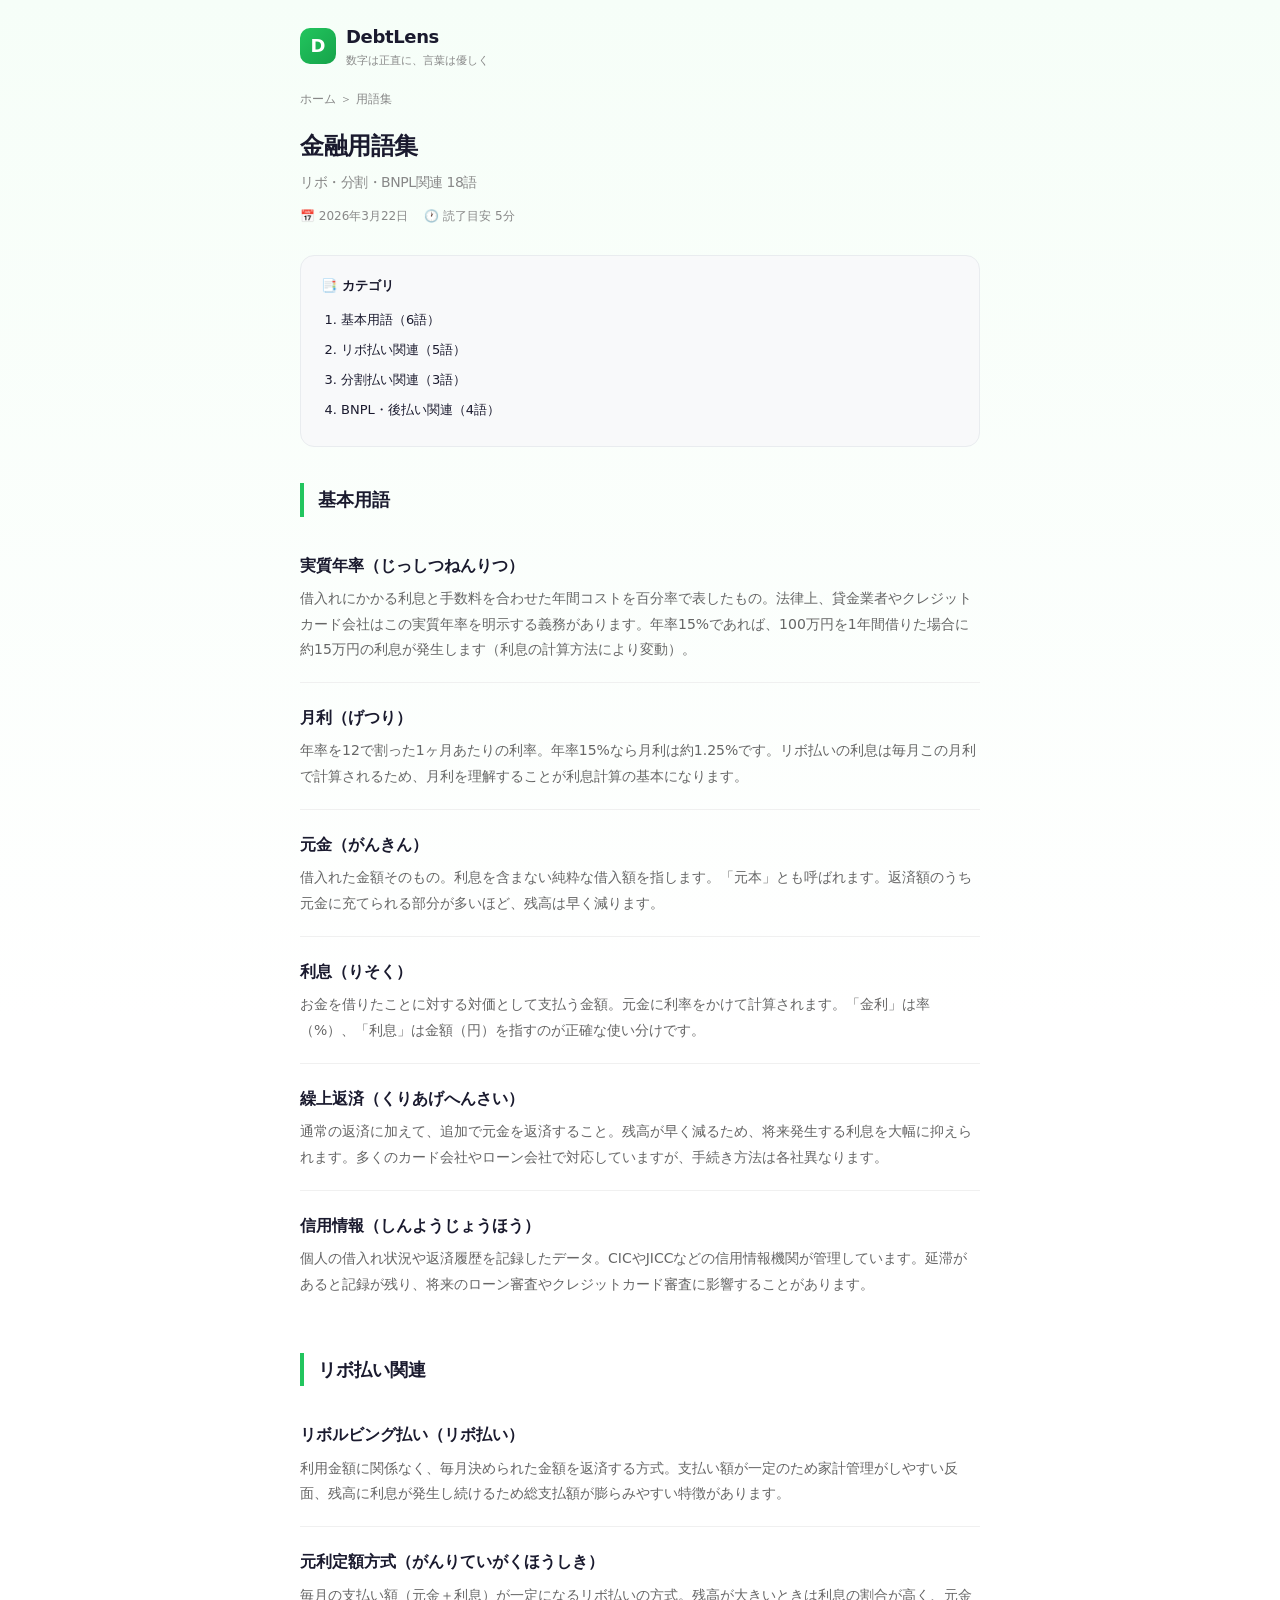
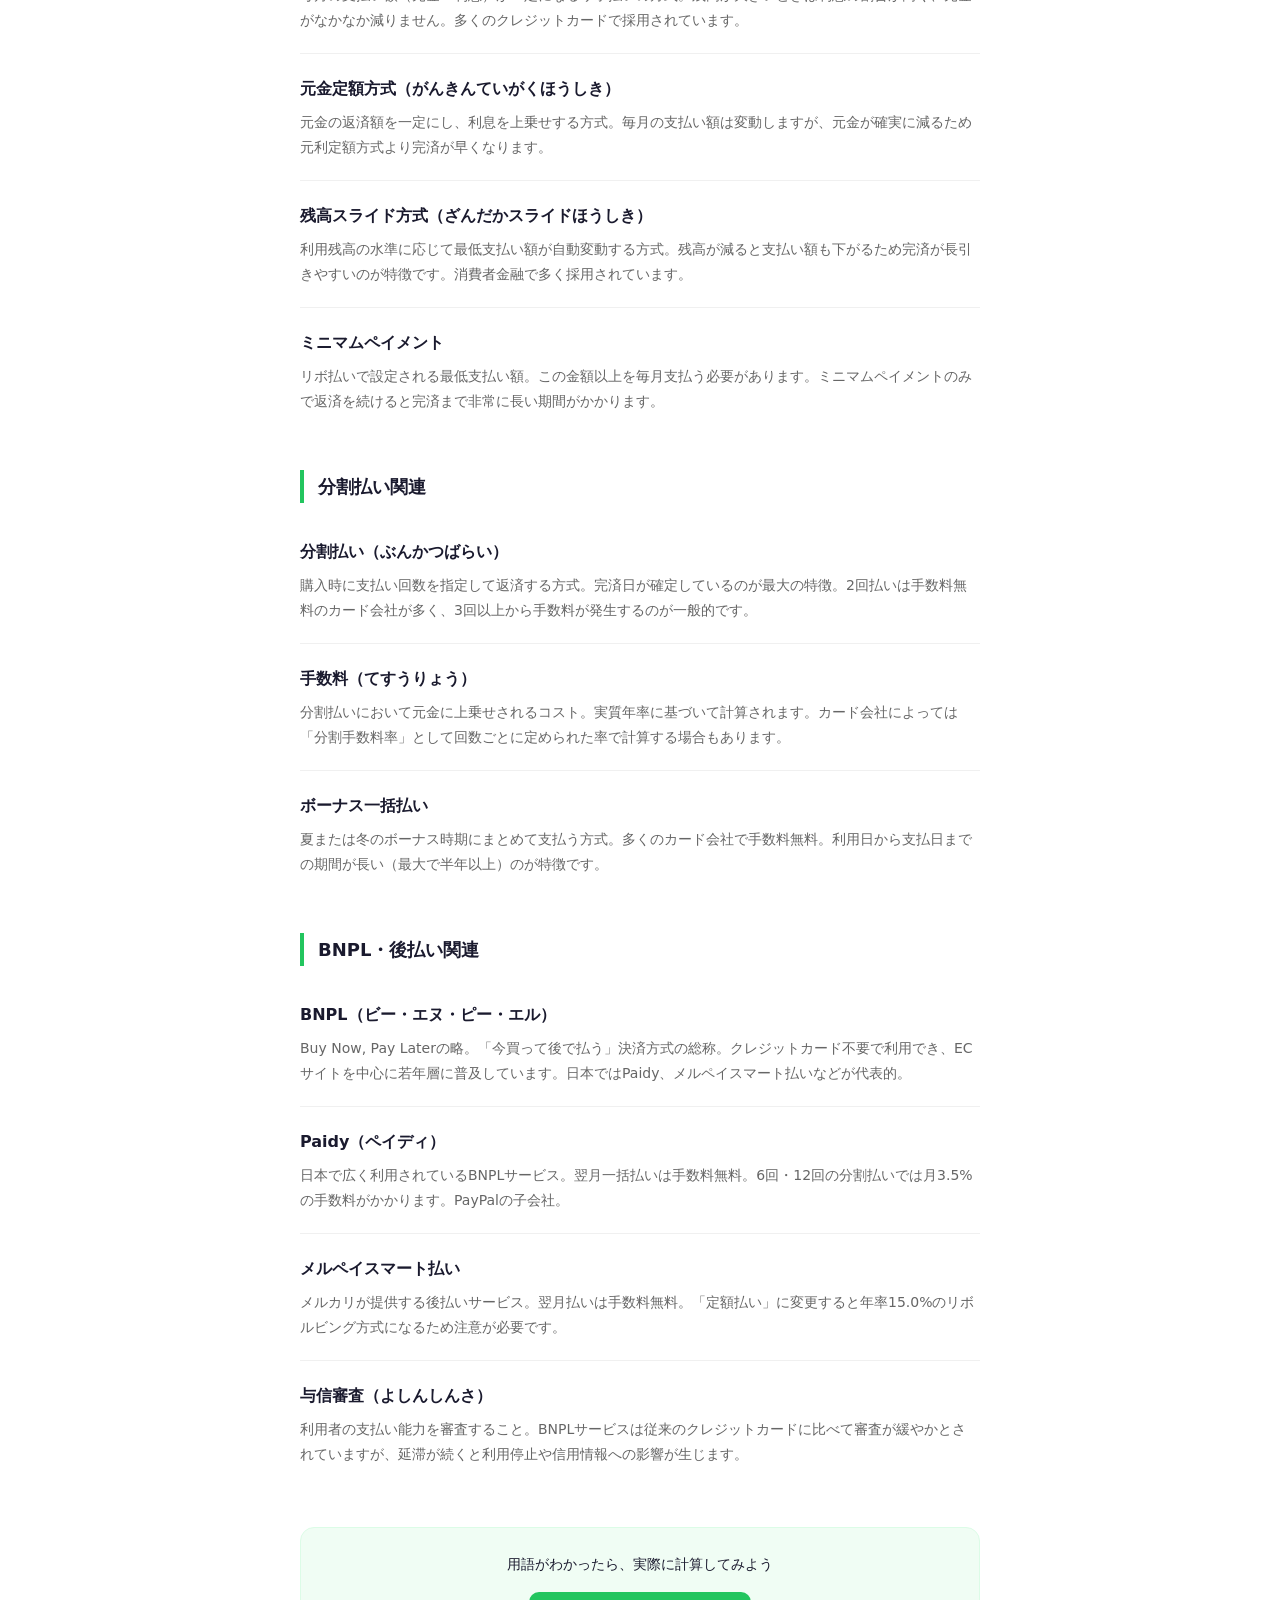
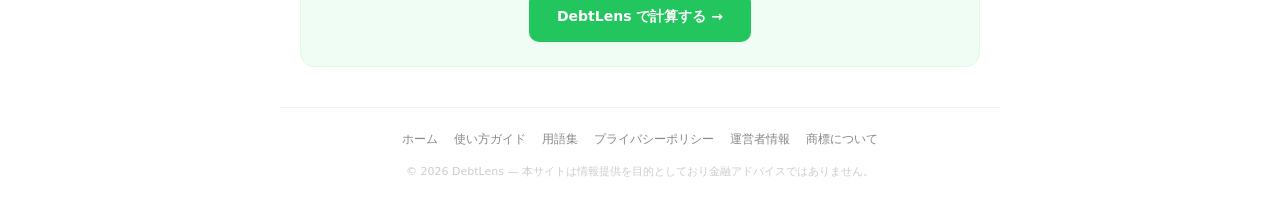
<file: glossary.html>
<!DOCTYPE html>
<html lang="ja">
<head>
<meta charset="UTF-8">
<meta name="viewport" content="width=device-width, initial-scale=1.0">
<title>金融用語集（18語）| DebtLens</title>
<meta name="description" content="リボ払い・分割払い・BNPL後払いに関する18の金融用語をわかりやすく解説。年率、元利定額方式、残高スライド方式など。">
<link rel="canonical" href="https://yourdomain.com/glossary.html">
<link rel="stylesheet" href="style.css">
<script type="application/ld+json">
{
  "@context": "https://schema.org",
  "@type": "DefinedTermSet",
  "name": "DebtLens 金融用語集",
  "description": "リボ払い・分割払い・BNPL関連の金融用語18語の解説",
  "hasDefinedTerm": [
    { "@type": "DefinedTerm", "name": "リボルビング払い", "description": "利用金額に関係なく毎月一定額を返済する方式" },
    { "@type": "DefinedTerm", "name": "実質年率", "description": "借入れにかかる利息と諸費用を合わせた年間コストを率で表したもの" },
    { "@type": "DefinedTerm", "name": "BNPL", "description": "Buy Now, Pay Laterの略。今買って後で支払う決済方式" }
  ]
}
</script>
</head>
<body>
<header class="site-header"><a href="index.html"><div class="site-logo">D</div><div><div class="site-title">DebtLens</div><div class="site-tagline">数字は正直に、言葉は優しく</div></div></a></header>
<nav class="breadcrumb"><a href="index.html">ホーム</a> ＞ 用語集</nav>
<article class="content article">
<h1>金融用語集<br><small style="font-size:14px;color:var(--c-gray-500);font-weight:400">リボ・分割・BNPL関連 18語</small></h1>
<div class="article-meta"><span>📅 2026年3月22日</span><span>🕐 読了目安 5分</span></div>

<nav class="toc"><div class="toc-title">📑 カテゴリ</div>
<ol><li><a href="#basic">基本用語（6語）</a></li><li><a href="#ribo">リボ払い関連（5語）</a></li><li><a href="#installment">分割払い関連（3語）</a></li><li><a href="#bnpl">BNPL・後払い関連（4語）</a></li></ol></nav>

<h2 id="basic">基本用語</h2>
<dl>
<div class="dl-item"><dt>実質年率（じっしつねんりつ）</dt><dd>借入れにかかる利息と手数料を合わせた年間コストを百分率で表したもの。法律上、貸金業者やクレジットカード会社はこの実質年率を明示する義務があります。年率15%であれば、100万円を1年間借りた場合に約15万円の利息が発生します（利息の計算方法により変動）。</dd></div>
<div class="dl-item"><dt>月利（げつり）</dt><dd>年率を12で割った1ヶ月あたりの利率。年率15%なら月利は約1.25%です。リボ払いの利息は毎月この月利で計算されるため、月利を理解することが利息計算の基本になります。</dd></div>
<div class="dl-item"><dt>元金（がんきん）</dt><dd>借入れた金額そのもの。利息を含まない純粋な借入額を指します。「元本」とも呼ばれます。返済額のうち元金に充てられる部分が多いほど、残高は早く減ります。</dd></div>
<div class="dl-item"><dt>利息（りそく）</dt><dd>お金を借りたことに対する対価として支払う金額。元金に利率をかけて計算されます。「金利」は率（%）、「利息」は金額（円）を指すのが正確な使い分けです。</dd></div>
<div class="dl-item"><dt>繰上返済（くりあげへんさい）</dt><dd>通常の返済に加えて、追加で元金を返済すること。残高が早く減るため、将来発生する利息を大幅に抑えられます。多くのカード会社やローン会社で対応していますが、手続き方法は各社異なります。</dd></div>
<div class="dl-item"><dt>信用情報（しんようじょうほう）</dt><dd>個人の借入れ状況や返済履歴を記録したデータ。CICやJICCなどの信用情報機関が管理しています。延滞があると記録が残り、将来のローン審査やクレジットカード審査に影響することがあります。</dd></div>
</dl>

<h2 id="ribo">リボ払い関連</h2>
<dl>
<div class="dl-item"><dt>リボルビング払い（リボ払い）</dt><dd>利用金額に関係なく、毎月決められた金額を返済する方式。支払い額が一定のため家計管理がしやすい反面、残高に利息が発生し続けるため総支払額が膨らみやすい特徴があります。</dd></div>
<div class="dl-item"><dt>元利定額方式（がんりていがくほうしき）</dt><dd>毎月の支払い額（元金＋利息）が一定になるリボ払いの方式。残高が大きいときは利息の割合が高く、元金がなかなか減りません。多くのクレジットカードで採用されています。</dd></div>
<div class="dl-item"><dt>元金定額方式（がんきんていがくほうしき）</dt><dd>元金の返済額を一定にし、利息を上乗せする方式。毎月の支払い額は変動しますが、元金が確実に減るため元利定額方式より完済が早くなります。</dd></div>
<div class="dl-item"><dt>残高スライド方式（ざんだかスライドほうしき）</dt><dd>利用残高の水準に応じて最低支払い額が自動変動する方式。残高が減ると支払い額も下がるため完済が長引きやすいのが特徴です。消費者金融で多く採用されています。</dd></div>
<div class="dl-item"><dt>ミニマムペイメント</dt><dd>リボ払いで設定される最低支払い額。この金額以上を毎月支払う必要があります。ミニマムペイメントのみで返済を続けると完済まで非常に長い期間がかかります。</dd></div>
</dl>

<h2 id="installment">分割払い関連</h2>
<dl>
<div class="dl-item"><dt>分割払い（ぶんかつばらい）</dt><dd>購入時に支払い回数を指定して返済する方式。完済日が確定しているのが最大の特徴。2回払いは手数料無料のカード会社が多く、3回以上から手数料が発生するのが一般的です。</dd></div>
<div class="dl-item"><dt>手数料（てすうりょう）</dt><dd>分割払いにおいて元金に上乗せされるコスト。実質年率に基づいて計算されます。カード会社によっては「分割手数料率」として回数ごとに定められた率で計算する場合もあります。</dd></div>
<div class="dl-item"><dt>ボーナス一括払い</dt><dd>夏または冬のボーナス時期にまとめて支払う方式。多くのカード会社で手数料無料。利用日から支払日までの期間が長い（最大で半年以上）のが特徴です。</dd></div>
</dl>

<h2 id="bnpl">BNPL・後払い関連</h2>
<dl>
<div class="dl-item"><dt>BNPL（ビー・エヌ・ピー・エル）</dt><dd>Buy Now, Pay Laterの略。「今買って後で払う」決済方式の総称。クレジットカード不要で利用でき、ECサイトを中心に若年層に普及しています。日本ではPaidy、メルペイスマート払いなどが代表的。</dd></div>
<div class="dl-item"><dt>Paidy（ペイディ）</dt><dd>日本で広く利用されているBNPLサービス。翌月一括払いは手数料無料。6回・12回の分割払いでは月3.5%の手数料がかかります。PayPalの子会社。</dd></div>
<div class="dl-item"><dt>メルペイスマート払い</dt><dd>メルカリが提供する後払いサービス。翌月払いは手数料無料。「定額払い」に変更すると年率15.0%のリボルビング方式になるため注意が必要です。</dd></div>
<div class="dl-item"><dt>与信審査（よしんしんさ）</dt><dd>利用者の支払い能力を審査すること。BNPLサービスは従来のクレジットカードに比べて審査が緩やかとされていますが、延滞が続くと利用停止や信用情報への影響が生じます。</dd></div>
</dl>

<div class="cta-block" style="margin-top:40px">
<p style="font-size:14px;margin-bottom:14px;color:var(--c-gray-800)">用語がわかったら、実際に計算してみよう</p>
<a href="index.html" class="cta-btn">DebtLens で計算する →</a>
</div>
</article>

<footer class="site-footer">
<nav class="footer-links"><a href="index.html">ホーム</a><a href="guide.html">使い方ガイド</a><a href="glossary.html">用語集</a><a href="privacy.html">プライバシーポリシー</a><a href="about.html">運営者情報</a><a href="trademarks.html">商標について</a></nav>
<p>© 2026 DebtLens — 本サイトは情報提供を目的としており金融アドバイスではありません。</p>
</footer>
</body>
</html>
</file>
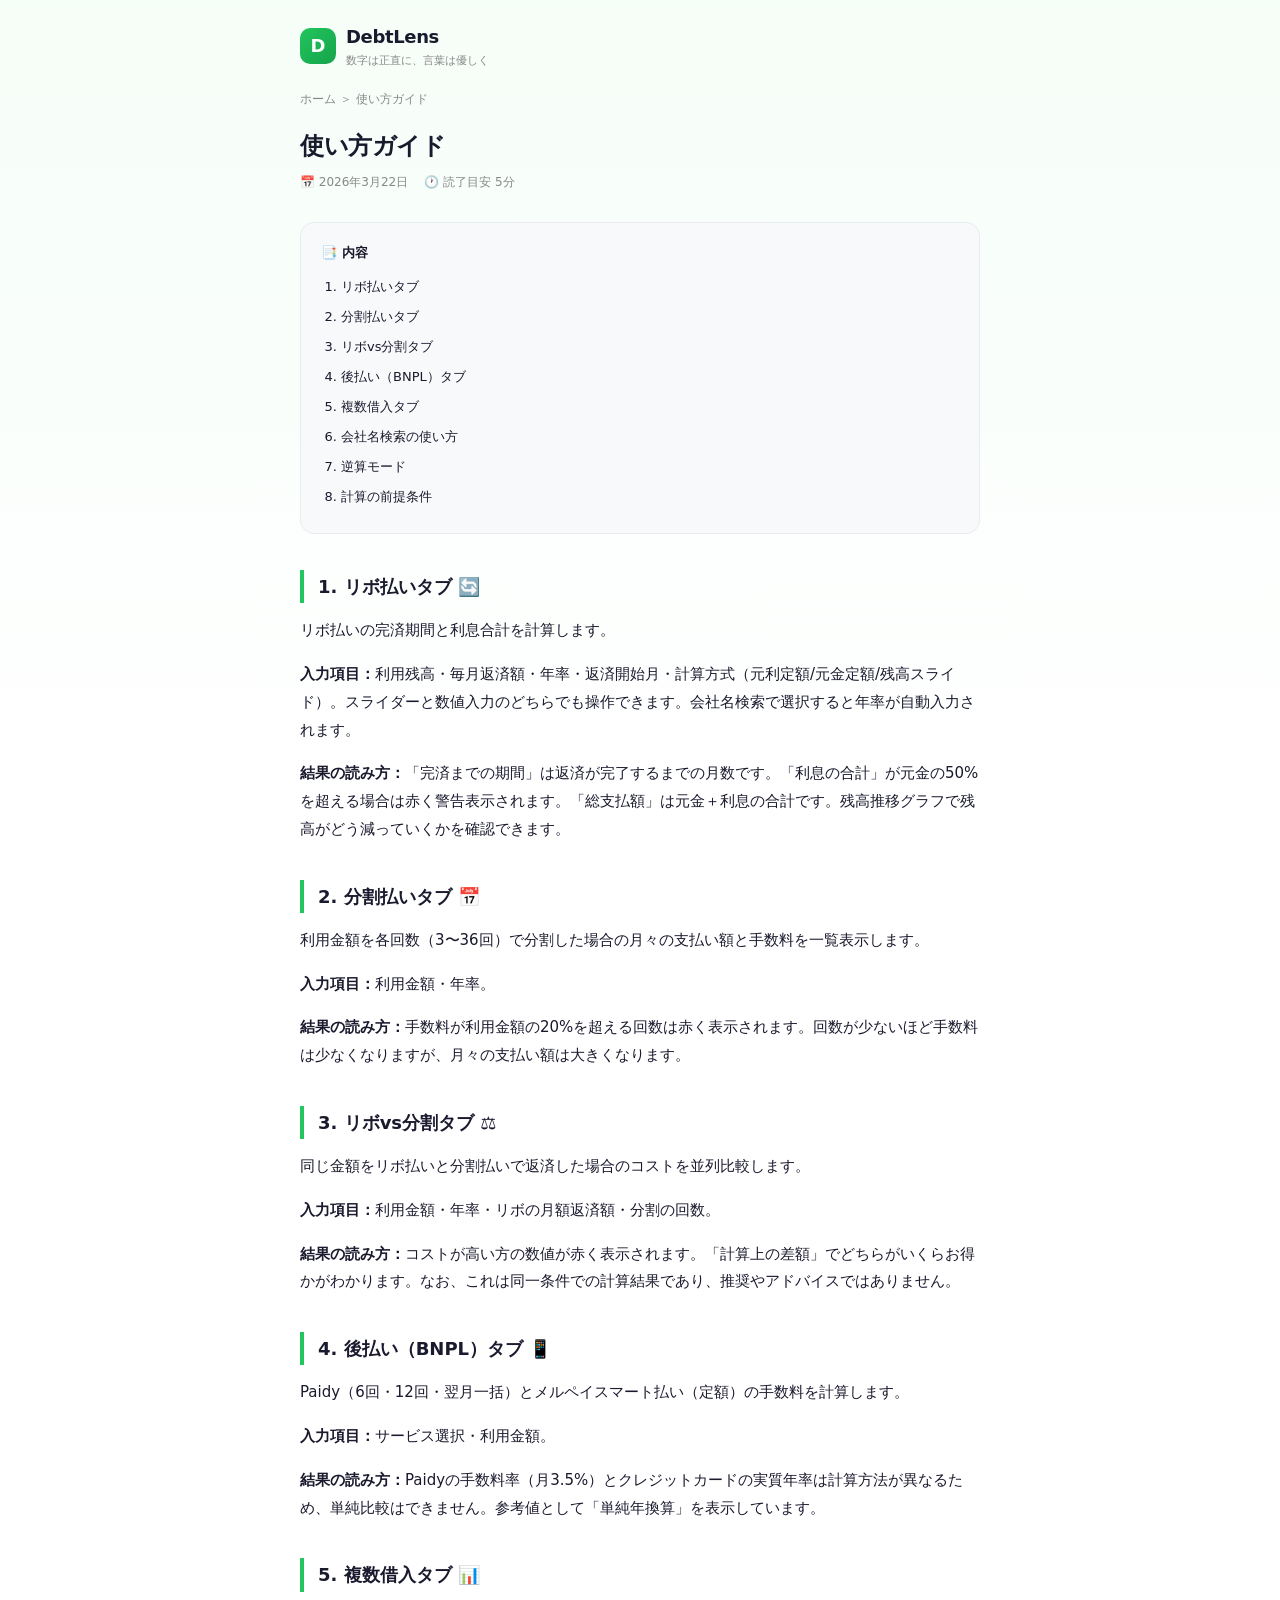
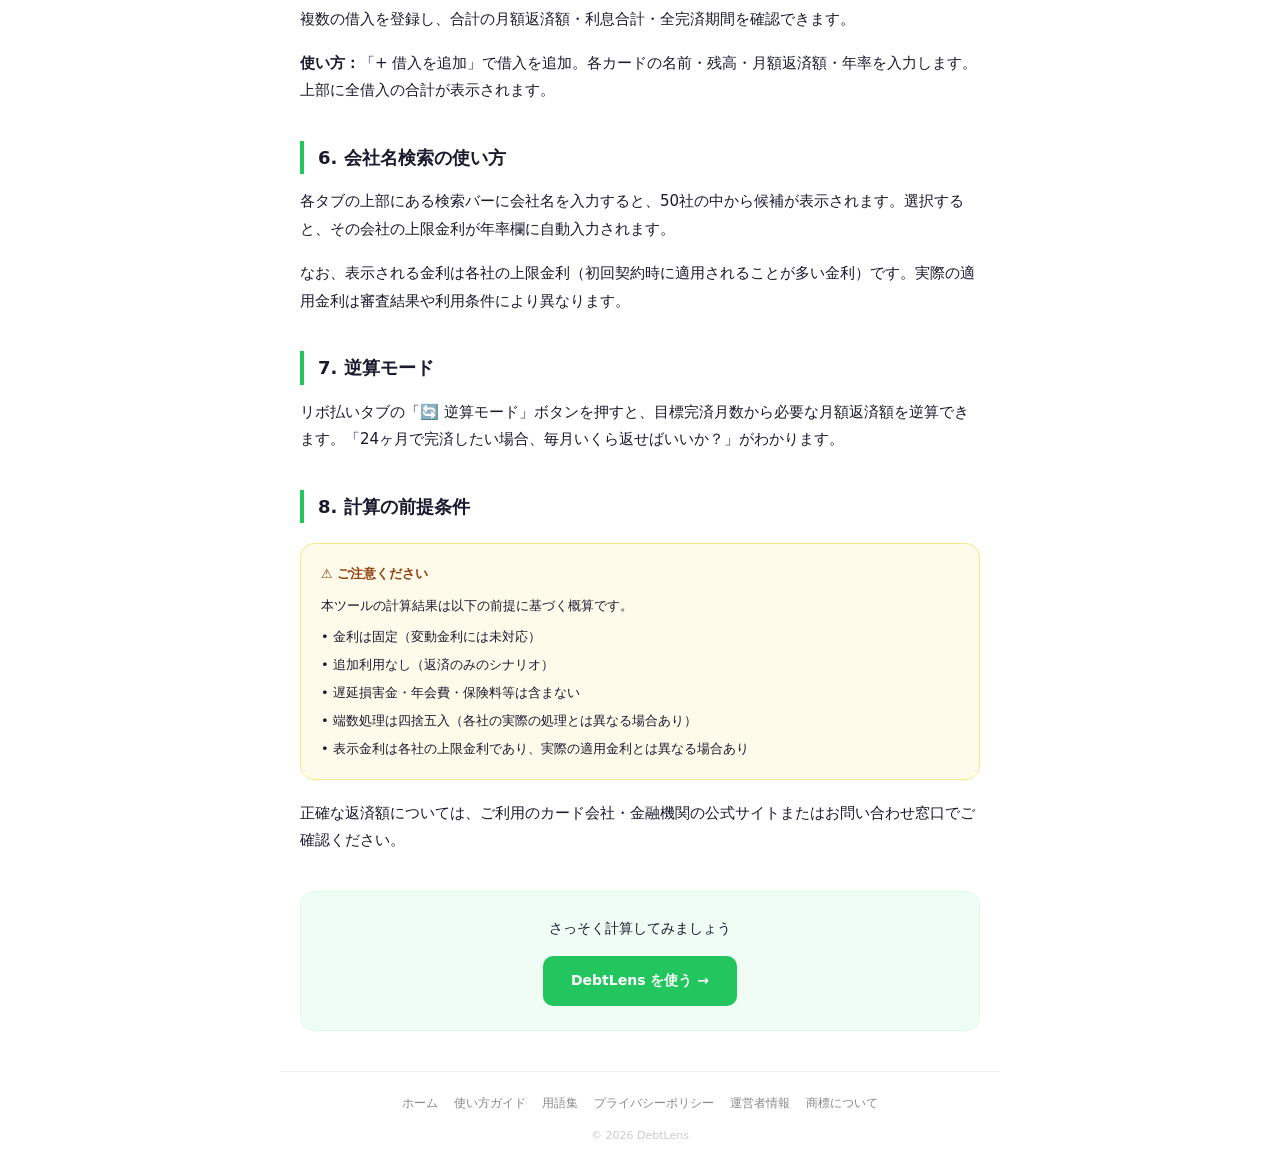
<file: guide.html>
<!DOCTYPE html>
<html lang="ja">
<head>
<meta charset="UTF-8"><meta name="viewport" content="width=device-width, initial-scale=1.0">
<title>使い方ガイド | DebtLens</title>
<meta name="description" content="DebtLensの5タブの操作方法、計算結果の読み方、前提条件を解説します。">
<link rel="canonical" href="https://yourdomain.com/guide.html">
<link rel="stylesheet" href="style.css">
</head>
<body>
<header class="site-header"><a href="index.html"><div class="site-logo">D</div><div><div class="site-title">DebtLens</div><div class="site-tagline">数字は正直に、言葉は優しく</div></div></a></header>
<nav class="breadcrumb"><a href="index.html">ホーム</a> ＞ 使い方ガイド</nav>
<article class="content article">
<h1>使い方ガイド</h1>
<div class="article-meta"><span>📅 2026年3月22日</span><span>🕐 読了目安 5分</span></div>

<nav class="toc"><div class="toc-title">📑 内容</div><ol>
<li><a href="#tab1">リボ払いタブ</a></li>
<li><a href="#tab2">分割払いタブ</a></li>
<li><a href="#tab3">リボvs分割タブ</a></li>
<li><a href="#tab4">後払い（BNPL）タブ</a></li>
<li><a href="#tab5">複数借入タブ</a></li>
<li><a href="#search">会社名検索の使い方</a></li>
<li><a href="#reverse">逆算モード</a></li>
<li><a href="#caveats">計算の前提条件</a></li>
</ol></nav>

<h2 id="tab1">1. リボ払いタブ 🔄</h2>
<p>リボ払いの完済期間と利息合計を計算します。</p>
<p><strong>入力項目：</strong>利用残高・毎月返済額・年率・返済開始月・計算方式（元利定額/元金定額/残高スライド）。スライダーと数値入力のどちらでも操作できます。会社名検索で選択すると年率が自動入力されます。</p>
<p><strong>結果の読み方：</strong>「完済までの期間」は返済が完了するまでの月数です。「利息の合計」が元金の50%を超える場合は赤く警告表示されます。「総支払額」は元金＋利息の合計です。残高推移グラフで残高がどう減っていくかを確認できます。</p>

<h2 id="tab2">2. 分割払いタブ 📅</h2>
<p>利用金額を各回数（3〜36回）で分割した場合の月々の支払い額と手数料を一覧表示します。</p>
<p><strong>入力項目：</strong>利用金額・年率。</p>
<p><strong>結果の読み方：</strong>手数料が利用金額の20%を超える回数は赤く表示されます。回数が少ないほど手数料は少なくなりますが、月々の支払い額は大きくなります。</p>

<h2 id="tab3">3. リボvs分割タブ ⚖️</h2>
<p>同じ金額をリボ払いと分割払いで返済した場合のコストを並列比較します。</p>
<p><strong>入力項目：</strong>利用金額・年率・リボの月額返済額・分割の回数。</p>
<p><strong>結果の読み方：</strong>コストが高い方の数値が赤く表示されます。「計算上の差額」でどちらがいくらお得かがわかります。なお、これは同一条件での計算結果であり、推奨やアドバイスではありません。</p>

<h2 id="tab4">4. 後払い（BNPL）タブ 📱</h2>
<p>Paidy（6回・12回・翌月一括）とメルペイスマート払い（定額）の手数料を計算します。</p>
<p><strong>入力項目：</strong>サービス選択・利用金額。</p>
<p><strong>結果の読み方：</strong>Paidyの手数料率（月3.5%）とクレジットカードの実質年率は計算方法が異なるため、単純比較はできません。参考値として「単純年換算」を表示しています。</p>

<h2 id="tab5">5. 複数借入タブ 📊</h2>
<p>複数の借入を登録し、合計の月額返済額・利息合計・全完済期間を確認できます。</p>
<p><strong>使い方：</strong>「+ 借入を追加」で借入を追加。各カードの名前・残高・月額返済額・年率を入力します。上部に全借入の合計が表示されます。</p>

<h2 id="search">6. 会社名検索の使い方</h2>
<p>各タブの上部にある検索バーに会社名を入力すると、50社の中から候補が表示されます。選択すると、その会社の上限金利が年率欄に自動入力されます。</p>
<p>なお、表示される金利は各社の上限金利（初回契約時に適用されることが多い金利）です。実際の適用金利は審査結果や利用条件により異なります。</p>

<h2 id="reverse">7. 逆算モード</h2>
<p>リボ払いタブの「🔄 逆算モード」ボタンを押すと、目標完済月数から必要な月額返済額を逆算できます。「24ヶ月で完済したい場合、毎月いくら返せばいいか？」がわかります。</p>

<h2 id="caveats">8. 計算の前提条件</h2>
<div class="box box-yellow">
<div class="box-title">⚠ ご注意ください</div>
<p style="font-size:13px;margin-bottom:6px">本ツールの計算結果は以下の前提に基づく概算です。</p>
<p style="font-size:13px;margin-bottom:4px">• 金利は固定（変動金利には未対応）</p>
<p style="font-size:13px;margin-bottom:4px">• 追加利用なし（返済のみのシナリオ）</p>
<p style="font-size:13px;margin-bottom:4px">• 遅延損害金・年会費・保険料等は含まない</p>
<p style="font-size:13px;margin-bottom:4px">• 端数処理は四捨五入（各社の実際の処理とは異なる場合あり）</p>
<p style="font-size:13px;margin-bottom:0">• 表示金利は各社の上限金利であり、実際の適用金利とは異なる場合あり</p>
</div>
<p>正確な返済額については、ご利用のカード会社・金融機関の公式サイトまたはお問い合わせ窓口でご確認ください。</p>

<div class="cta-block"><p style="font-size:14px;margin-bottom:14px;color:var(--c-gray-800)">さっそく計算してみましょう</p><a href="index.html" class="cta-btn">DebtLens を使う →</a></div>
</article>
<footer class="site-footer"><nav class="footer-links"><a href="index.html">ホーム</a><a href="guide.html">使い方ガイド</a><a href="glossary.html">用語集</a><a href="privacy.html">プライバシーポリシー</a><a href="about.html">運営者情報</a><a href="trademarks.html">商標について</a></nav><p>© 2026 DebtLens</p></footer>
</body></html>
</file>
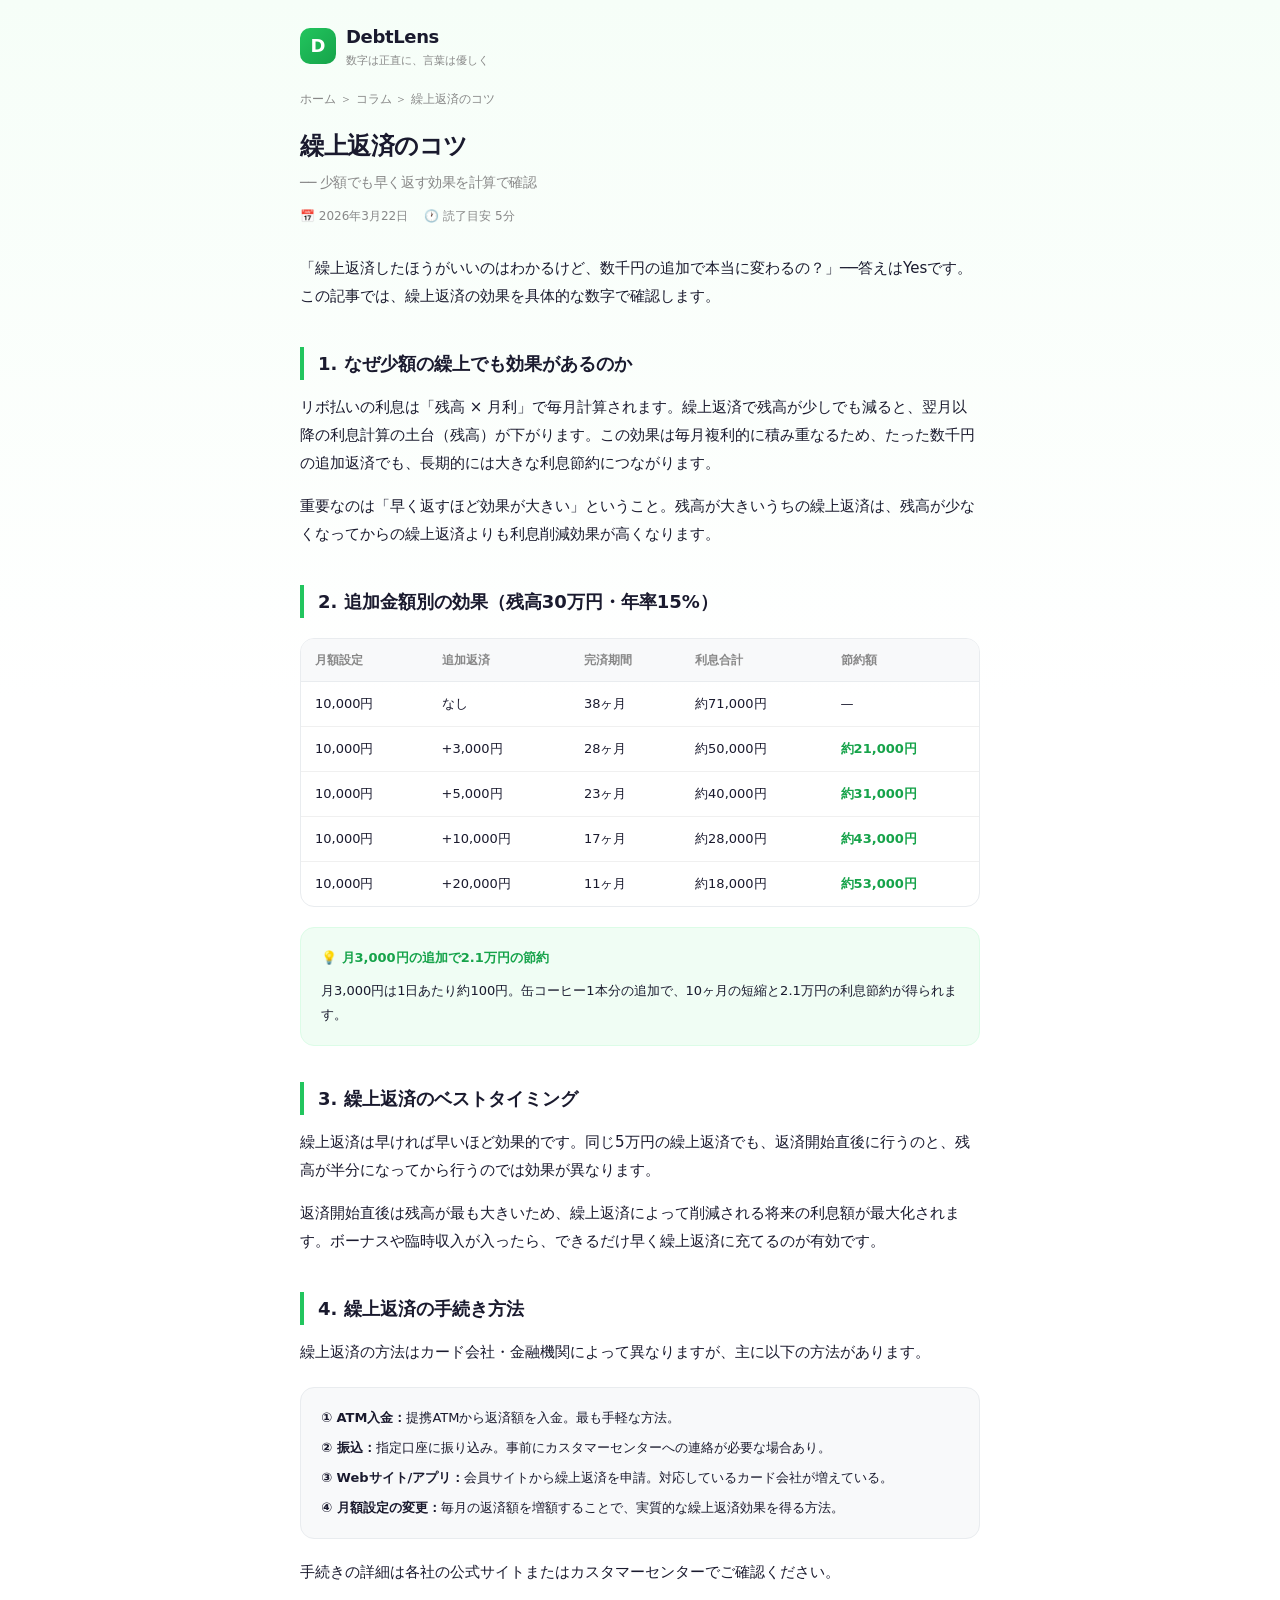
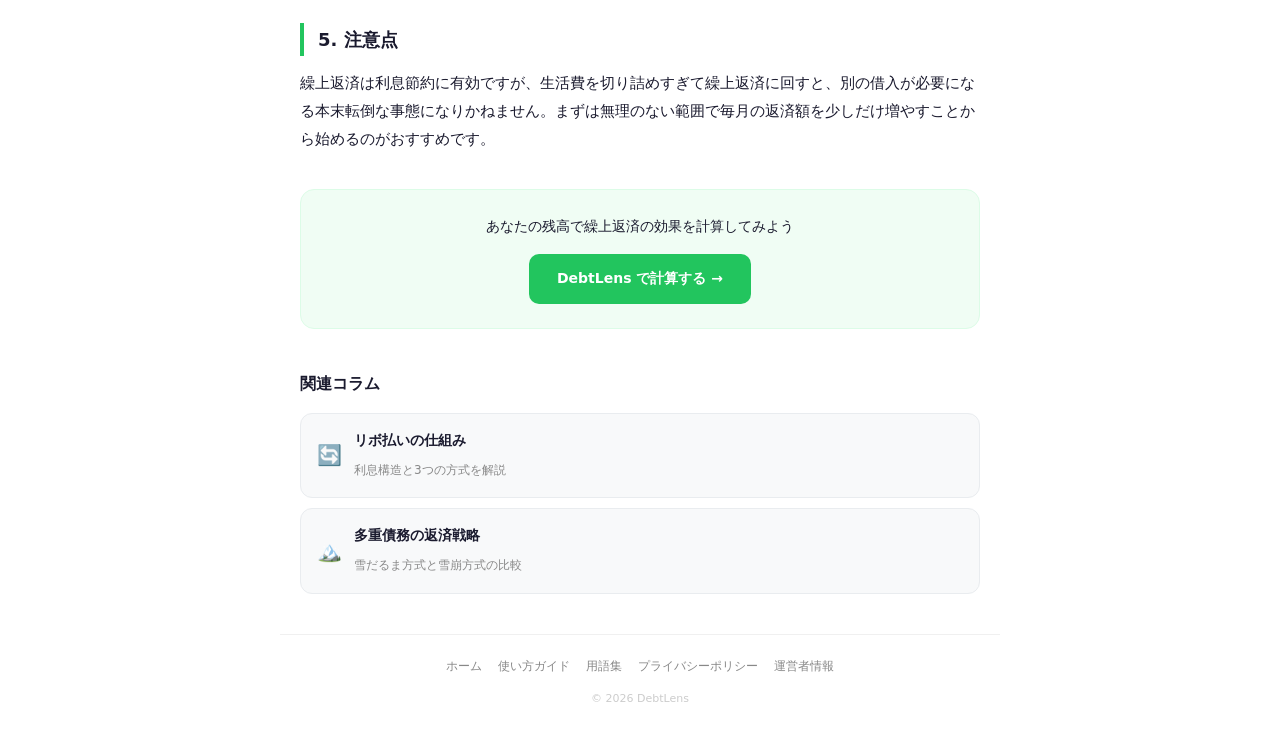
<file: kuriage-hensai.html>
<!DOCTYPE html>
<html lang="ja">
<head>
<meta charset="UTF-8"><meta name="viewport" content="width=device-width, initial-scale=1.0">
<title>繰上返済のコツ｜少額でも早く返す効果を計算で確認 | DebtLens コラム</title>
<meta name="description" content="繰上返済は月5,000円の追加でも大きな効果があります。金額別の利息節約シミュレーションとタイミングの重要性を解説。">
<link rel="canonical" href="https://yourdomain.com/kuriage-hensai.html">
<link rel="stylesheet" href="style.css">
<script type="application/ld+json">{"@context":"https://schema.org","@type":"Article","headline":"繰上返済のコツ","author":{"@type":"Organization","name":"DebtLens"},"datePublished":"2026-03-22"}</script>
</head>
<body>
<header class="site-header"><a href="index.html"><div class="site-logo">D</div><div><div class="site-title">DebtLens</div><div class="site-tagline">数字は正直に、言葉は優しく</div></div></a></header>
<nav class="breadcrumb"><a href="index.html">ホーム</a> ＞ <a href="index.html#columns">コラム</a> ＞ 繰上返済のコツ</nav>
<article class="content article">
<h1>繰上返済のコツ<br><small style="font-size:14px;color:var(--c-gray-500);font-weight:400">── 少額でも早く返す効果を計算で確認</small></h1>
<div class="article-meta"><span>📅 2026年3月22日</span><span>🕐 読了目安 5分</span></div>

<p>「繰上返済したほうがいいのはわかるけど、数千円の追加で本当に変わるの？」──答えはYesです。この記事では、繰上返済の効果を具体的な数字で確認します。</p>

<h2>1. なぜ少額の繰上でも効果があるのか</h2>
<p>リボ払いの利息は「残高 × 月利」で毎月計算されます。繰上返済で残高が少しでも減ると、翌月以降の利息計算の土台（残高）が下がります。この効果は毎月複利的に積み重なるため、たった数千円の追加返済でも、長期的には大きな利息節約につながります。</p>
<p>重要なのは「早く返すほど効果が大きい」ということ。残高が大きいうちの繰上返済は、残高が少なくなってからの繰上返済よりも利息削減効果が高くなります。</p>

<h2>2. 追加金額別の効果（残高30万円・年率15%）</h2>
<div class="table-wrap">
<table>
<thead><tr><th>月額設定</th><th>追加返済</th><th>完済期間</th><th>利息合計</th><th>節約額</th></tr></thead>
<tbody>
<tr><td>10,000円</td><td>なし</td><td>38ヶ月</td><td>約71,000円</td><td>—</td></tr>
<tr><td>10,000円</td><td>+3,000円</td><td>28ヶ月</td><td>約50,000円</td><td style="color:var(--c-green-600);font-weight:600">約21,000円</td></tr>
<tr><td>10,000円</td><td>+5,000円</td><td>23ヶ月</td><td>約40,000円</td><td style="color:var(--c-green-600);font-weight:600">約31,000円</td></tr>
<tr><td>10,000円</td><td>+10,000円</td><td>17ヶ月</td><td>約28,000円</td><td style="color:var(--c-green-600);font-weight:600">約43,000円</td></tr>
<tr><td>10,000円</td><td>+20,000円</td><td>11ヶ月</td><td>約18,000円</td><td style="color:var(--c-green-600);font-weight:600">約53,000円</td></tr>
</tbody>
</table></div>

<div class="box box-green">
<div class="box-title">💡 月3,000円の追加で2.1万円の節約</div>
<p style="font-size:13px;margin:0">月3,000円は1日あたり約100円。缶コーヒー1本分の追加で、10ヶ月の短縮と2.1万円の利息節約が得られます。</p></div>

<h2>3. 繰上返済のベストタイミング</h2>
<p>繰上返済は早ければ早いほど効果的です。同じ5万円の繰上返済でも、返済開始直後に行うのと、残高が半分になってから行うのでは効果が異なります。</p>
<p>返済開始直後は残高が最も大きいため、繰上返済によって削減される将来の利息額が最大化されます。ボーナスや臨時収入が入ったら、できるだけ早く繰上返済に充てるのが有効です。</p>

<h2>4. 繰上返済の手続き方法</h2>
<p>繰上返済の方法はカード会社・金融機関によって異なりますが、主に以下の方法があります。</p>
<div class="box box-gray">
<p style="font-size:13px;margin-bottom:6px"><strong>① ATM入金：</strong>提携ATMから返済額を入金。最も手軽な方法。</p>
<p style="font-size:13px;margin-bottom:6px"><strong>② 振込：</strong>指定口座に振り込み。事前にカスタマーセンターへの連絡が必要な場合あり。</p>
<p style="font-size:13px;margin-bottom:6px"><strong>③ Webサイト/アプリ：</strong>会員サイトから繰上返済を申請。対応しているカード会社が増えている。</p>
<p style="font-size:13px;margin-bottom:0"><strong>④ 月額設定の変更：</strong>毎月の返済額を増額することで、実質的な繰上返済効果を得る方法。</p>
</div>
<p>手続きの詳細は各社の公式サイトまたはカスタマーセンターでご確認ください。</p>

<h2>5. 注意点</h2>
<p>繰上返済は利息節約に有効ですが、生活費を切り詰めすぎて繰上返済に回すと、別の借入が必要になる本末転倒な事態になりかねません。まずは無理のない範囲で毎月の返済額を少しだけ増やすことから始めるのがおすすめです。</p>

<div class="cta-block"><p style="font-size:14px;margin-bottom:14px;color:var(--c-gray-800)">あなたの残高で繰上返済の効果を計算してみよう</p><a href="index.html" class="cta-btn">DebtLens で計算する →</a></div>

<nav class="related"><h2>関連コラム</h2><div class="related-list">
<a href="ribo-shikumi.html" class="related-card"><div class="related-icon">🔄</div><div class="related-info"><span>リボ払いの仕組み</span><small>利息構造と3つの方式を解説</small></div></a>
<a href="tasaju-saimu.html" class="related-card"><div class="related-icon">🏔️</div><div class="related-info"><span>多重債務の返済戦略</span><small>雪だるま方式と雪崩方式の比較</small></div></a>
</div></nav>
</article>
<footer class="site-footer"><nav class="footer-links"><a href="index.html">ホーム</a><a href="guide.html">使い方ガイド</a><a href="glossary.html">用語集</a><a href="privacy.html">プライバシーポリシー</a><a href="about.html">運営者情報</a></nav><p>© 2026 DebtLens</p></footer>
</body></html>
</file>
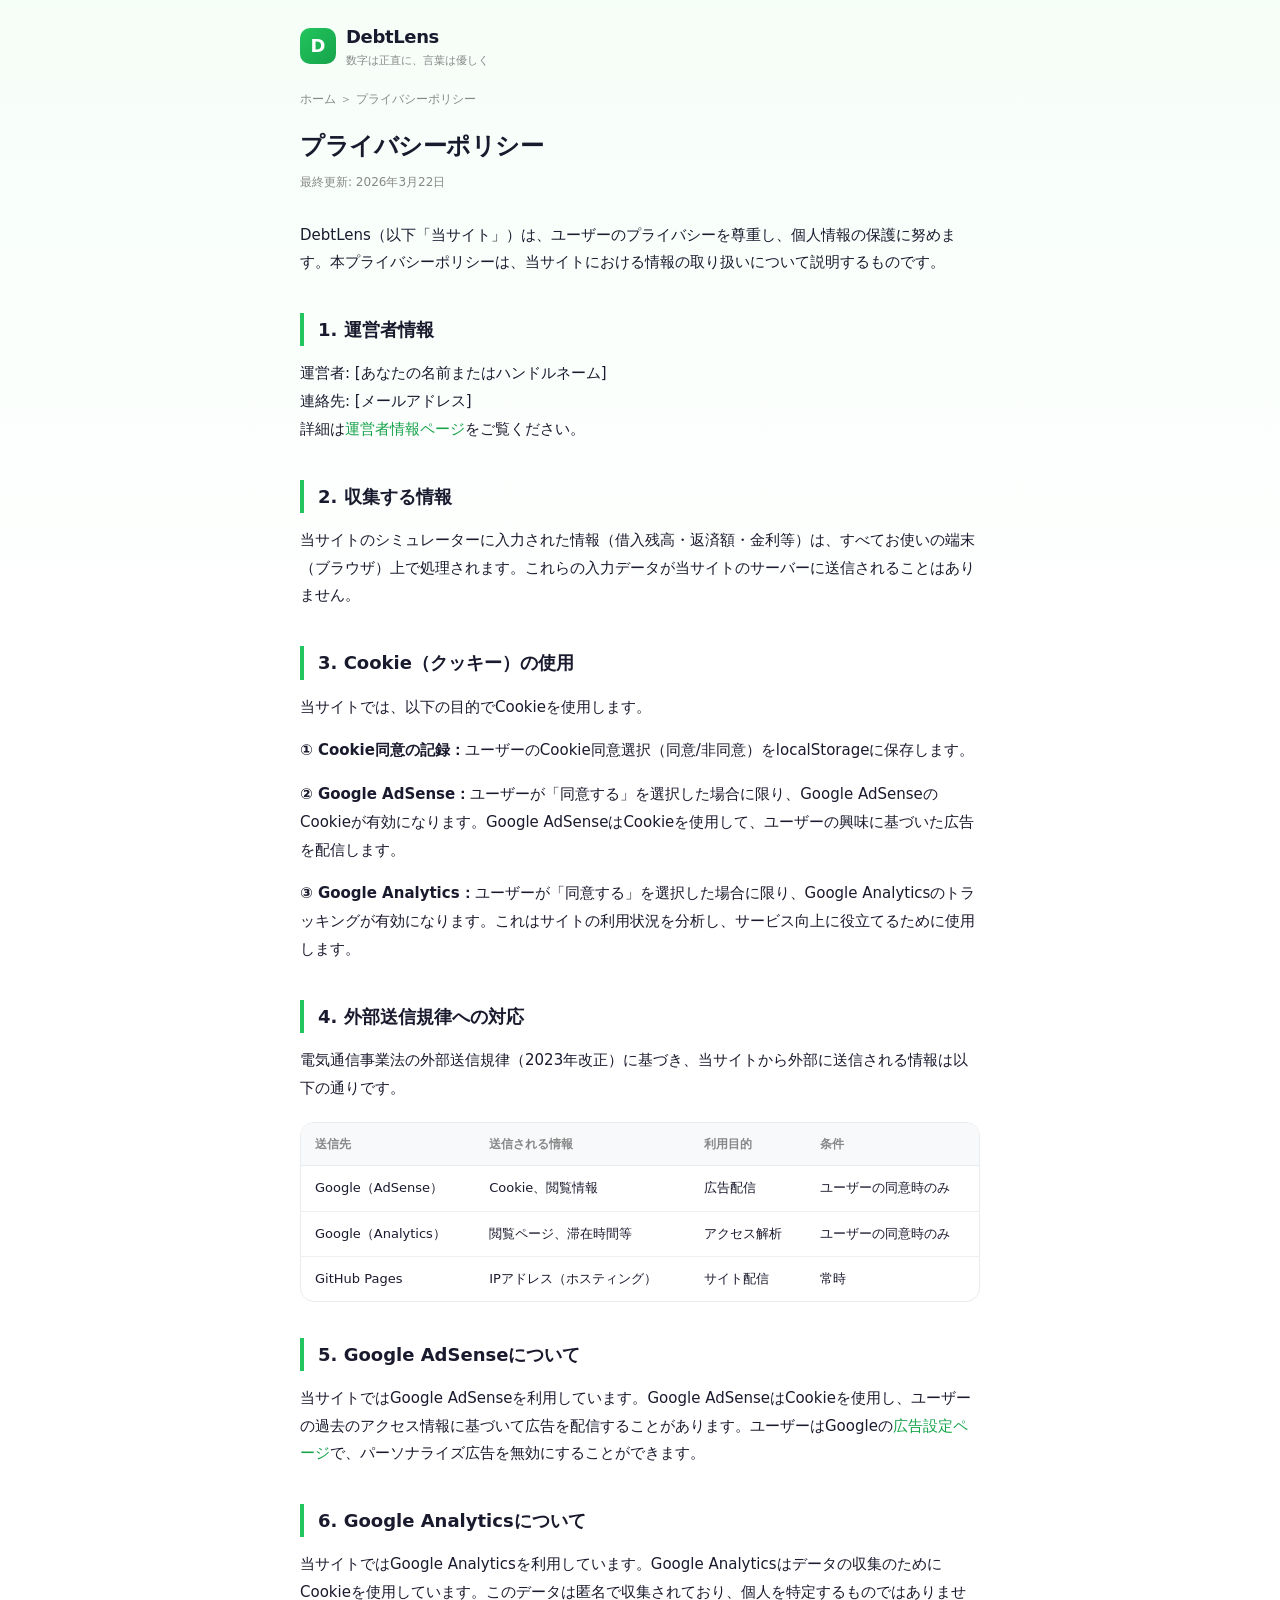
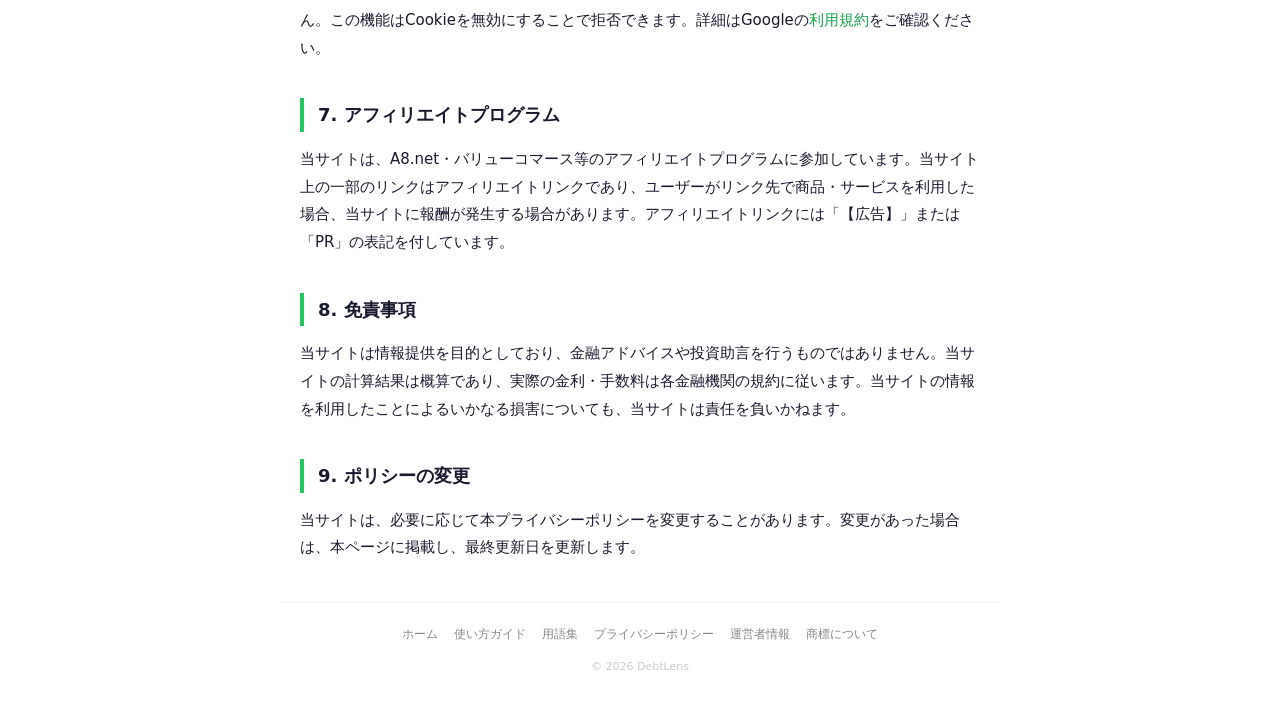
<file: privacy.html>
<!DOCTYPE html>
<html lang="ja">
<head>
<meta charset="UTF-8"><meta name="viewport" content="width=device-width, initial-scale=1.0">
<title>プライバシーポリシー | DebtLens</title>
<meta name="description" content="DebtLensのプライバシーポリシー。個人情報の取り扱い、Cookie、外部送信について。">
<link rel="canonical" href="https://yourdomain.com/privacy.html">
<link rel="stylesheet" href="style.css">
</head>
<body>
<header class="site-header"><a href="index.html"><div class="site-logo">D</div><div><div class="site-title">DebtLens</div><div class="site-tagline">数字は正直に、言葉は優しく</div></div></a></header>
<nav class="breadcrumb"><a href="index.html">ホーム</a> ＞ プライバシーポリシー</nav>
<article class="content article">
<h1>プライバシーポリシー</h1>
<div class="article-meta"><span>最終更新: 2026年3月22日</span></div>

<p>DebtLens（以下「当サイト」）は、ユーザーのプライバシーを尊重し、個人情報の保護に努めます。本プライバシーポリシーは、当サイトにおける情報の取り扱いについて説明するものです。</p>

<h2>1. 運営者情報</h2>
<p>運営者: [あなたの名前またはハンドルネーム]<br>
連絡先: [メールアドレス]<br>
詳細は<a href="about.html">運営者情報ページ</a>をご覧ください。</p>

<h2>2. 収集する情報</h2>
<p>当サイトのシミュレーターに入力された情報（借入残高・返済額・金利等）は、すべてお使いの端末（ブラウザ）上で処理されます。これらの入力データが当サイトのサーバーに送信されることはありません。</p>

<h2>3. Cookie（クッキー）の使用</h2>
<p>当サイトでは、以下の目的でCookieを使用します。</p>
<p><strong>① Cookie同意の記録：</strong>ユーザーのCookie同意選択（同意/非同意）をlocalStorageに保存します。</p>
<p><strong>② Google AdSense：</strong>ユーザーが「同意する」を選択した場合に限り、Google AdSenseのCookieが有効になります。Google AdSenseはCookieを使用して、ユーザーの興味に基づいた広告を配信します。</p>
<p><strong>③ Google Analytics：</strong>ユーザーが「同意する」を選択した場合に限り、Google Analyticsのトラッキングが有効になります。これはサイトの利用状況を分析し、サービス向上に役立てるために使用します。</p>

<h2>4. 外部送信規律への対応</h2>
<p>電気通信事業法の外部送信規律（2023年改正）に基づき、当サイトから外部に送信される情報は以下の通りです。</p>
<div class="table-wrap">
<table>
<thead><tr><th>送信先</th><th>送信される情報</th><th>利用目的</th><th>条件</th></tr></thead>
<tbody>
<tr><td>Google（AdSense）</td><td>Cookie、閲覧情報</td><td>広告配信</td><td>ユーザーの同意時のみ</td></tr>
<tr><td>Google（Analytics）</td><td>閲覧ページ、滞在時間等</td><td>アクセス解析</td><td>ユーザーの同意時のみ</td></tr>
<tr><td>GitHub Pages</td><td>IPアドレス（ホスティング）</td><td>サイト配信</td><td>常時</td></tr>
</tbody>
</table></div>

<h2>5. Google AdSenseについて</h2>
<p>当サイトではGoogle AdSenseを利用しています。Google AdSenseはCookieを使用し、ユーザーの過去のアクセス情報に基づいて広告を配信することがあります。ユーザーはGoogleの<a href="https://www.google.com/settings/ads" target="_blank" rel="noopener">広告設定ページ</a>で、パーソナライズ広告を無効にすることができます。</p>

<h2>6. Google Analyticsについて</h2>
<p>当サイトではGoogle Analyticsを利用しています。Google Analyticsはデータの収集のためにCookieを使用しています。このデータは匿名で収集されており、個人を特定するものではありません。この機能はCookieを無効にすることで拒否できます。詳細はGoogleの<a href="https://marketingplatform.google.com/about/analytics/terms/jp/" target="_blank" rel="noopener">利用規約</a>をご確認ください。</p>

<h2>7. アフィリエイトプログラム</h2>
<p>当サイトは、A8.net・バリューコマース等のアフィリエイトプログラムに参加しています。当サイト上の一部のリンクはアフィリエイトリンクであり、ユーザーがリンク先で商品・サービスを利用した場合、当サイトに報酬が発生する場合があります。アフィリエイトリンクには「【広告】」または「PR」の表記を付しています。</p>

<h2>8. 免責事項</h2>
<p>当サイトは情報提供を目的としており、金融アドバイスや投資助言を行うものではありません。当サイトの計算結果は概算であり、実際の金利・手数料は各金融機関の規約に従います。当サイトの情報を利用したことによるいかなる損害についても、当サイトは責任を負いかねます。</p>

<h2>9. ポリシーの変更</h2>
<p>当サイトは、必要に応じて本プライバシーポリシーを変更することがあります。変更があった場合は、本ページに掲載し、最終更新日を更新します。</p>
</article>
<footer class="site-footer"><nav class="footer-links"><a href="index.html">ホーム</a><a href="guide.html">使い方ガイド</a><a href="glossary.html">用語集</a><a href="privacy.html">プライバシーポリシー</a><a href="about.html">運営者情報</a><a href="trademarks.html">商標について</a></nav><p>© 2026 DebtLens</p></footer>
</body></html>
</file>
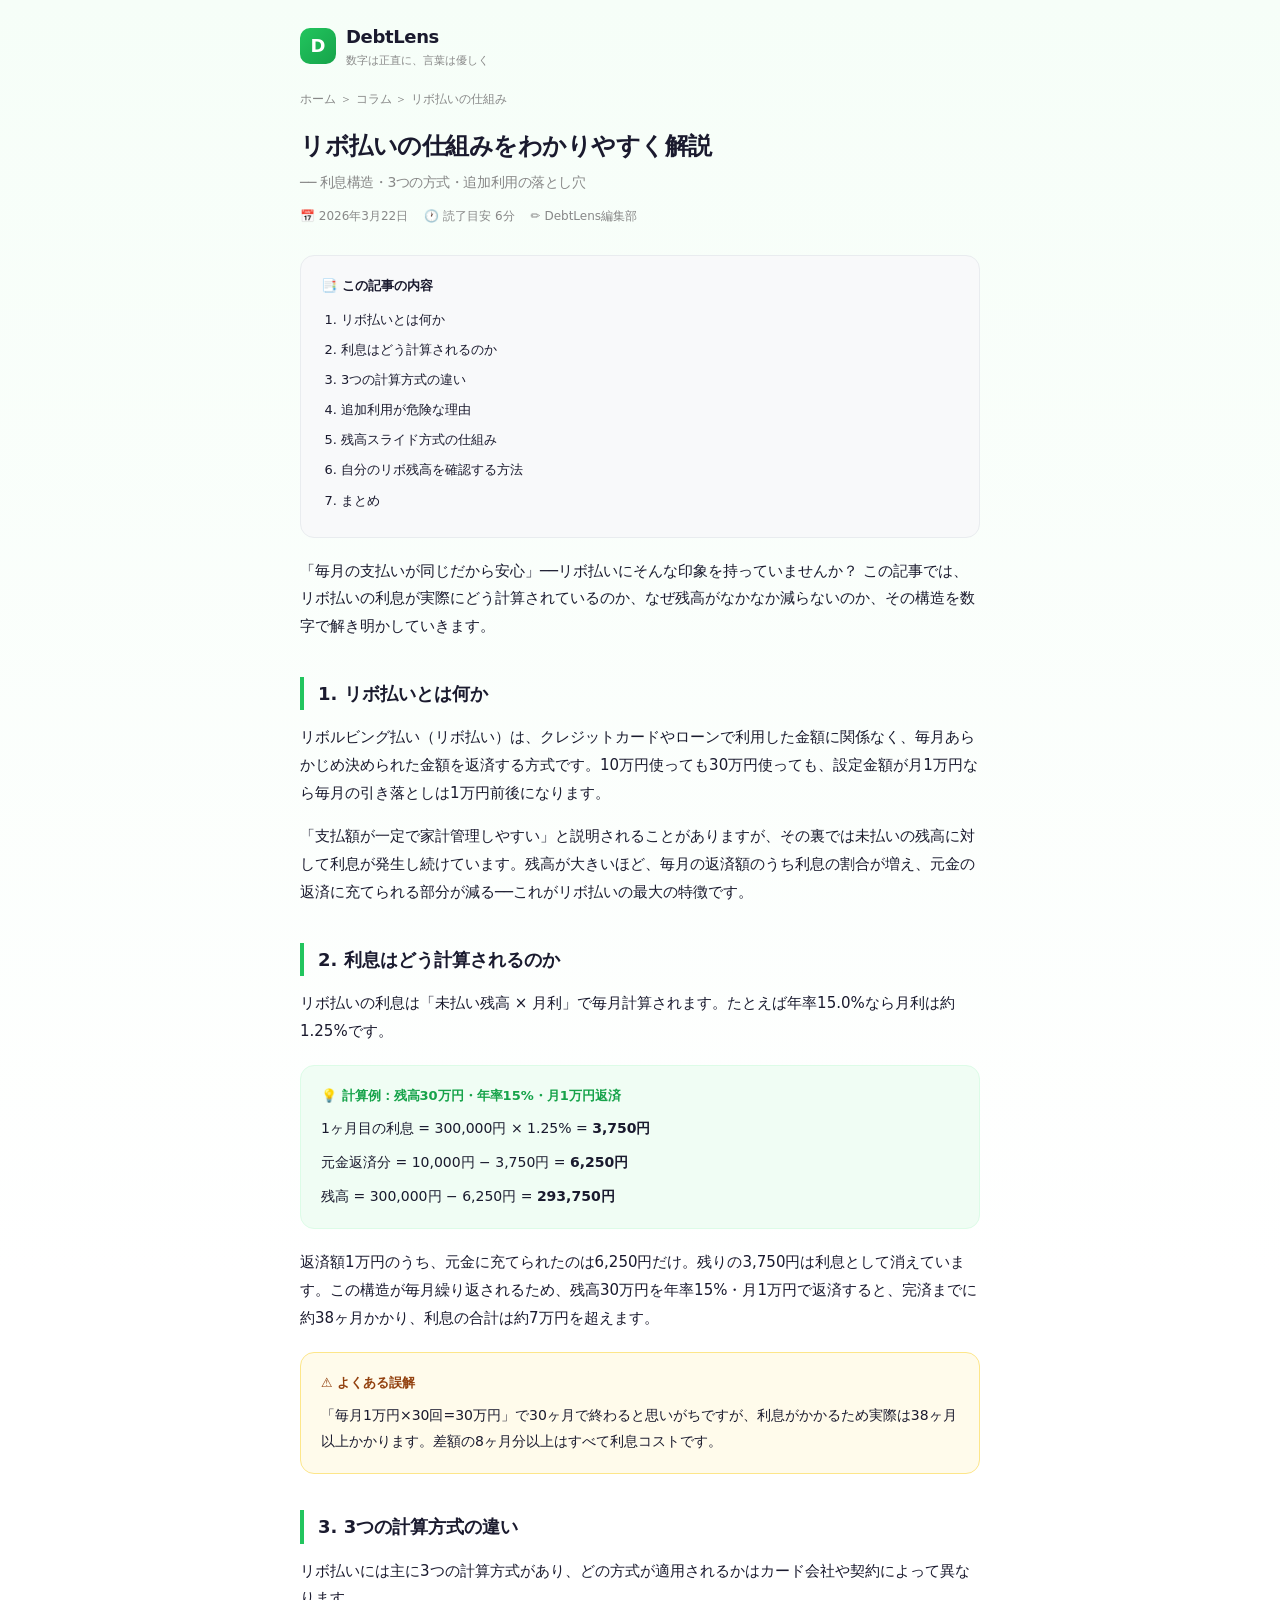
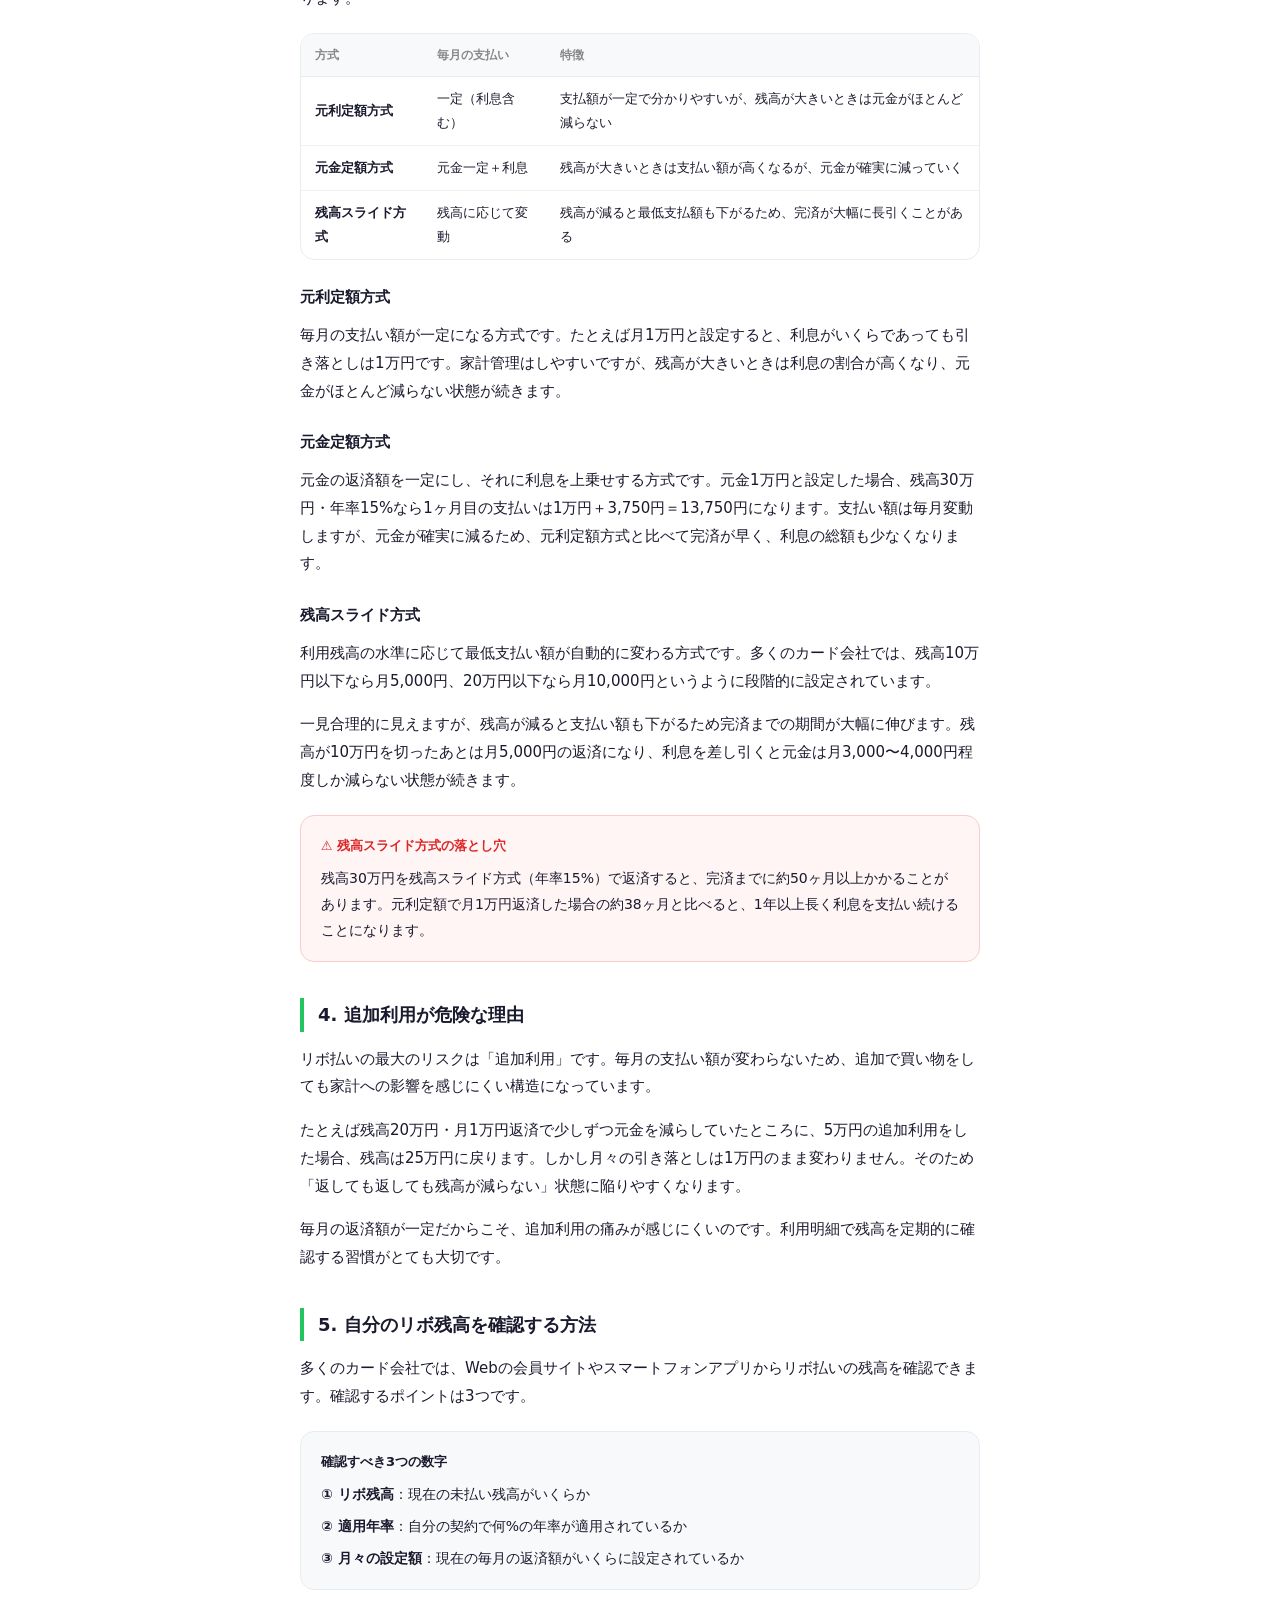
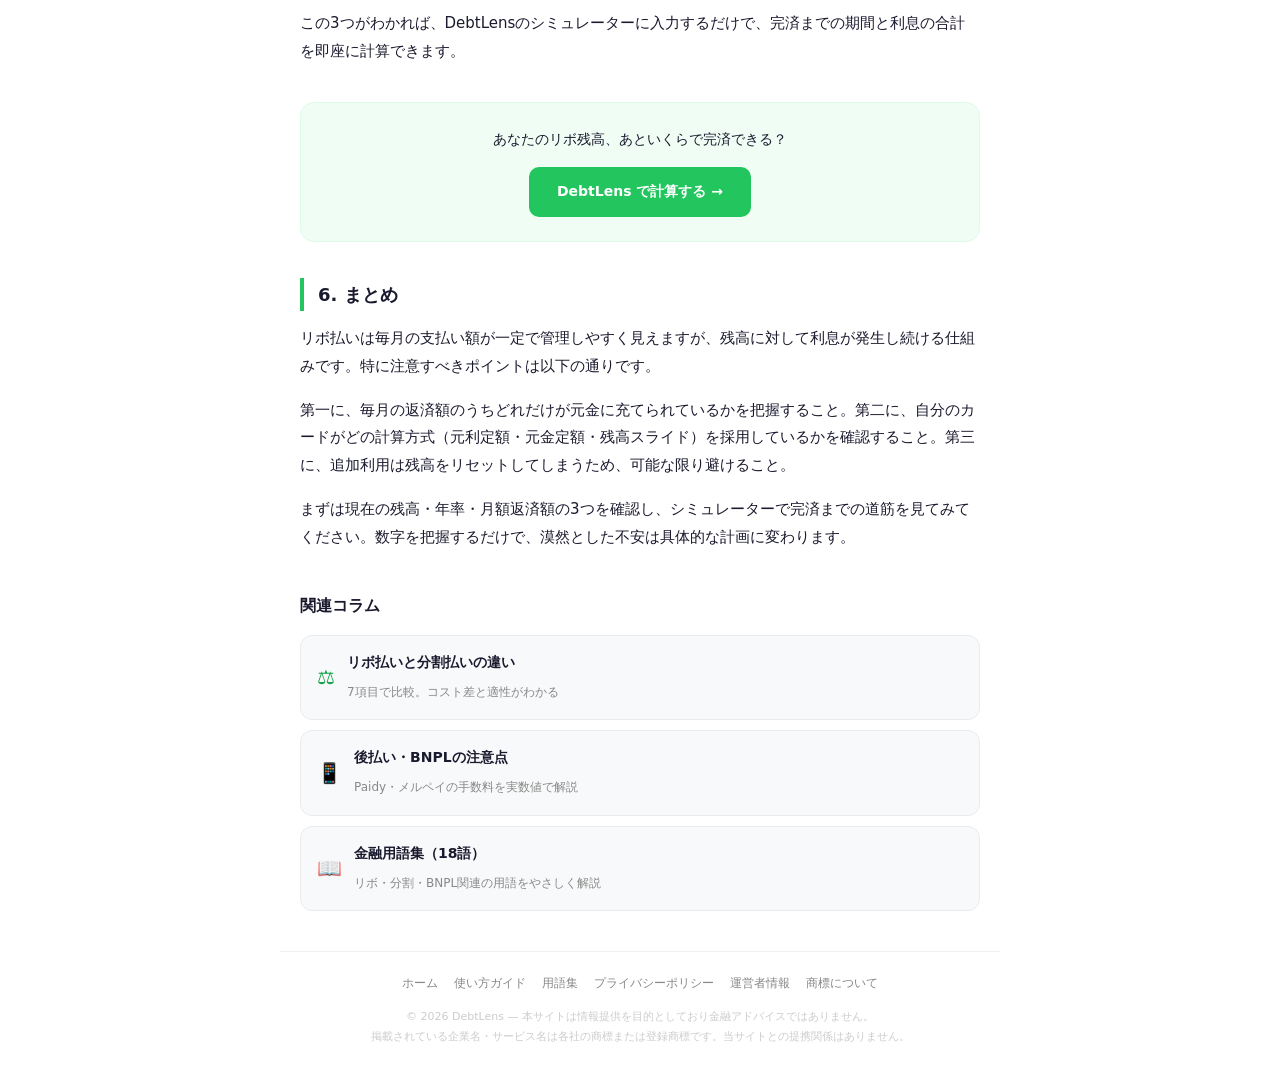
<file: ribo-shikumi.html>
<!DOCTYPE html>
<html lang="ja">
<head>
<meta charset="UTF-8">
<meta name="viewport" content="width=device-width, initial-scale=1.0">
<title>リボ払いの仕組みをわかりやすく解説 | DebtLens コラム</title>
<meta name="description" content="リボ払い（リボルビング払い）の利息構造、残高スライド方式・元利定額方式・元金定額方式の違い、追加利用の落とし穴をわかりやすく解説します。">
<link rel="canonical" href="https://yourdomain.com/ribo-shikumi.html">
<script type="application/ld+json">
{
  "@context": "https://schema.org",
  "@type": "Article",
  "headline": "リボ払いの仕組みをわかりやすく解説",
  "description": "リボ払いの利息構造と3つの計算方式、追加利用の落とし穴を初心者向けに解説",
  "author": { "@type": "Organization", "name": "DebtLens" },
  "publisher": { "@type": "Organization", "name": "DebtLens" },
  "datePublished": "2026-03-22",
  "dateModified": "2026-03-22"
}
</script>
<style>
:root {
  --green-500: #22c55e;
  --green-600: #16a34a;
  --green-50: #f0fdf4;
  --green-100: #dcfce7;
  --gray-50: #f8f9fa;
  --gray-100: #f0f0f0;
  --gray-200: #e9ecef;
  --gray-400: #adb5bd;
  --gray-500: #888;
  --gray-800: #1a1a2e;
  --yellow-50: #fffbeb;
  --yellow-200: #fde68a;
  --yellow-800: #92400e;
  --red-50: #fff5f5;
  --red-200: #fecaca;
  --red-600: #dc2626;
  --radius: 14px;
  --max-w: 720px;
}
*, *::before, *::after { box-sizing: border-box; margin: 0; padding: 0; }
html { scroll-behavior: smooth; }
body {
  font-family: 'Hiragino Sans', 'Hiragino Kaku Gothic ProN', 'Noto Sans JP', system-ui, sans-serif;
  color: var(--gray-800);
  background: linear-gradient(180deg, #f6fef8 0%, #ffffff 30%);
  line-height: 1.85;
  -webkit-font-smoothing: antialiased;
}
a { color: var(--green-600); text-decoration: none; }
a:hover { text-decoration: underline; }

/* ── Header ── */
.site-header {
  max-width: var(--max-w); margin: 0 auto;
  padding: 20px 20px 0;
  display: flex; align-items: center; gap: 10px;
}
.site-logo {
  width: 36px; height: 36px; border-radius: 10px;
  background: linear-gradient(135deg, var(--green-500), var(--green-600));
  display: flex; align-items: center; justify-content: center;
  font-size: 18px; color: #fff; font-weight: 700;
}
.site-title { font-size: 18px; font-weight: 800; letter-spacing: -0.02em; }
.site-tagline { font-size: 11px; color: var(--gray-500); margin-top: -2px; }

/* ── Breadcrumb ── */
.breadcrumb {
  max-width: var(--max-w); margin: 16px auto 0; padding: 0 20px;
  font-size: 12px; color: var(--gray-500);
}
.breadcrumb a { color: var(--gray-500); }
.breadcrumb a:hover { color: var(--green-600); }

/* ── Article ── */
.article {
  max-width: var(--max-w); margin: 20px auto 0; padding: 0 20px;
}
.article h1 {
  font-size: 24px; font-weight: 800; letter-spacing: -0.02em;
  line-height: 1.4; margin-bottom: 8px;
}
.article-meta {
  font-size: 12px; color: var(--gray-500); margin-bottom: 28px;
  display: flex; gap: 16px; flex-wrap: wrap;
}
.article h2 {
  font-size: 18px; font-weight: 700; margin: 36px 0 14px;
  padding-left: 14px;
  border-left: 4px solid var(--green-500);
}
.article h3 {
  font-size: 15px; font-weight: 700; margin: 24px 0 10px;
}
.article p {
  margin-bottom: 16px; font-size: 15px;
}

/* ── Info Boxes ── */
.box {
  border-radius: var(--radius); padding: 18px 20px; margin: 20px 0;
}
.box-green { background: var(--green-50); border: 1px solid var(--green-100); }
.box-yellow { background: var(--yellow-50); border: 1px solid var(--yellow-200); }
.box-red { background: var(--red-50); border: 1px solid var(--red-200); }
.box-gray { background: var(--gray-50); border: 1px solid var(--gray-200); }
.box-title {
  font-size: 13px; font-weight: 700; margin-bottom: 8px;
}
.box-green .box-title { color: var(--green-600); }
.box-yellow .box-title { color: var(--yellow-800); }
.box-red .box-title { color: var(--red-600); }

/* ── Table ── */
.table-wrap {
  overflow-x: auto; margin: 20px 0;
  border-radius: var(--radius); border: 1px solid var(--gray-200);
}
.table-wrap table {
  width: 100%; border-collapse: collapse; font-size: 13px;
}
.table-wrap th {
  background: var(--gray-50); padding: 10px 14px;
  text-align: left; font-weight: 600; color: var(--gray-500); font-size: 12px;
  border-bottom: 1px solid var(--gray-200);
}
.table-wrap td {
  padding: 10px 14px; border-bottom: 1px solid var(--gray-100);
}
.table-wrap tr:last-child td { border-bottom: none; }

/* ── CTA ── */
.cta-block {
  background: var(--green-50); border: 1px solid var(--green-100);
  border-radius: var(--radius); padding: 24px; text-align: center;
  margin: 36px 0;
}
.cta-block a {
  display: inline-block; background: var(--green-500); color: #fff;
  padding: 12px 28px; border-radius: 10px; font-weight: 700; font-size: 14px;
  transition: background 0.2s;
}
.cta-block a:hover { background: var(--green-600); text-decoration: none; }

/* ── Related ── */
.related {
  margin: 40px 0 20px;
}
.related h2 { border-left: none; padding-left: 0; font-size: 16px; }
.related-list {
  display: flex; flex-direction: column; gap: 10px; margin-top: 14px;
}
.related-card {
  display: flex; align-items: center; gap: 12px;
  background: var(--gray-50); border: 1px solid var(--gray-200);
  border-radius: 12px; padding: 14px 16px;
  transition: border-color 0.2s;
}
.related-card:hover { border-color: var(--green-500); text-decoration: none; }
.related-icon { font-size: 20px; flex-shrink: 0; }
.related-info { flex: 1; }
.related-info span { font-size: 14px; font-weight: 600; color: var(--gray-800); display: block; }
.related-info small { font-size: 12px; color: var(--gray-500); }

/* ── Footer ── */
.site-footer {
  max-width: var(--max-w); margin: 40px auto 0; padding: 20px;
  border-top: 1px solid var(--gray-100); text-align: center;
}
.site-footer p { font-size: 11px; color: #ccc; }
.footer-links { display: flex; gap: 16px; justify-content: center; margin-bottom: 12px; flex-wrap: wrap; }
.footer-links a { font-size: 12px; color: var(--gray-500); }

/* ── TOC ── */
.toc {
  background: var(--gray-50); border: 1px solid var(--gray-200);
  border-radius: var(--radius); padding: 18px 20px; margin: 20px 0;
}
.toc-title { font-size: 13px; font-weight: 700; margin-bottom: 10px; color: var(--gray-800); }
.toc ol { padding-left: 20px; }
.toc li { font-size: 13px; margin-bottom: 6px; }
.toc a { color: var(--gray-800); }
.toc a:hover { color: var(--green-600); }
</style>
</head>
<body>

<!-- Header -->
<header class="site-header">
  <a href="index.html" style="display:flex;align-items:center;gap:10px;text-decoration:none;color:inherit;">
    <div class="site-logo">D</div>
    <div>
      <div class="site-title">DebtLens</div>
      <div class="site-tagline">数字は正直に、言葉は優しく</div>
    </div>
  </a>
</header>

<!-- Breadcrumb -->
<nav class="breadcrumb" aria-label="パンくずリスト">
  <a href="index.html">ホーム</a> ＞ <a href="index.html#columns">コラム</a> ＞ リボ払いの仕組み
</nav>

<!-- Article -->
<article class="article">
  <h1>リボ払いの仕組みをわかりやすく解説<br><small style="font-size:14px;color:var(--gray-500);font-weight:400;">── 利息構造・3つの方式・追加利用の落とし穴</small></h1>
  <div class="article-meta">
    <span>📅 2026年3月22日</span>
    <span>🕐 読了目安 6分</span>
    <span>✏️ DebtLens編集部</span>
  </div>

  <!-- TOC -->
  <nav class="toc">
    <div class="toc-title">📑 この記事の内容</div>
    <ol>
      <li><a href="#what">リボ払いとは何か</a></li>
      <li><a href="#interest">利息はどう計算されるのか</a></li>
      <li><a href="#methods">3つの計算方式の違い</a></li>
      <li><a href="#trap">追加利用が危険な理由</a></li>
      <li><a href="#slide">残高スライド方式の仕組み</a></li>
      <li><a href="#check">自分のリボ残高を確認する方法</a></li>
      <li><a href="#summary">まとめ</a></li>
    </ol>
  </nav>

  <p>「毎月の支払いが同じだから安心」──リボ払いにそんな印象を持っていませんか？ この記事では、リボ払いの利息が実際にどう計算されているのか、なぜ残高がなかなか減らないのか、その構造を数字で解き明かしていきます。</p>

  <h2 id="what">1. リボ払いとは何か</h2>
  <p>リボルビング払い（リボ払い）は、クレジットカードやローンで利用した金額に関係なく、毎月あらかじめ決められた金額を返済する方式です。10万円使っても30万円使っても、設定金額が月1万円なら毎月の引き落としは1万円前後になります。</p>
  <p>「支払額が一定で家計管理しやすい」と説明されることがありますが、その裏では未払いの残高に対して利息が発生し続けています。残高が大きいほど、毎月の返済額のうち利息の割合が増え、元金の返済に充てられる部分が減る──これがリボ払いの最大の特徴です。</p>

  <h2 id="interest">2. 利息はどう計算されるのか</h2>
  <p>リボ払いの利息は「未払い残高 × 月利」で毎月計算されます。たとえば年率15.0%なら月利は約1.25%です。</p>

  <div class="box box-green">
    <div class="box-title">💡 計算例：残高30万円・年率15%・月1万円返済</div>
    <p style="margin-bottom:8px;font-size:14px;">1ヶ月目の利息 = 300,000円 × 1.25% = <strong>3,750円</strong></p>
    <p style="margin-bottom:8px;font-size:14px;">元金返済分 = 10,000円 − 3,750円 = <strong>6,250円</strong></p>
    <p style="margin-bottom:0;font-size:14px;">残高 = 300,000円 − 6,250円 = <strong>293,750円</strong></p>
  </div>

  <p>返済額1万円のうち、元金に充てられたのは6,250円だけ。残りの3,750円は利息として消えています。この構造が毎月繰り返されるため、残高30万円を年率15%・月1万円で返済すると、完済までに約38ヶ月かかり、利息の合計は約7万円を超えます。</p>

  <div class="box box-yellow">
    <div class="box-title">⚠ よくある誤解</div>
    <p style="margin-bottom:0;font-size:14px;">「毎月1万円×30回=30万円」で30ヶ月で終わると思いがちですが、利息がかかるため実際は38ヶ月以上かかります。差額の8ヶ月分以上はすべて利息コストです。</p>
  </div>

  <h2 id="methods">3. 3つの計算方式の違い</h2>
  <p>リボ払いには主に3つの計算方式があり、どの方式が適用されるかはカード会社や契約によって異なります。</p>

  <div class="table-wrap">
    <table>
      <thead>
        <tr><th>方式</th><th>毎月の支払い</th><th>特徴</th></tr>
      </thead>
      <tbody>
        <tr>
          <td><strong>元利定額方式</strong></td>
          <td>一定（利息含む）</td>
          <td>支払額が一定で分かりやすいが、残高が大きいときは元金がほとんど減らない</td>
        </tr>
        <tr>
          <td><strong>元金定額方式</strong></td>
          <td>元金一定＋利息</td>
          <td>残高が大きいときは支払い額が高くなるが、元金が確実に減っていく</td>
        </tr>
        <tr>
          <td><strong>残高スライド方式</strong></td>
          <td>残高に応じて変動</td>
          <td>残高が減ると最低支払額も下がるため、完済が大幅に長引くことがある</td>
        </tr>
      </tbody>
    </table>
  </div>

  <h3>元利定額方式</h3>
  <p>毎月の支払い額が一定になる方式です。たとえば月1万円と設定すると、利息がいくらであっても引き落としは1万円です。家計管理はしやすいですが、残高が大きいときは利息の割合が高くなり、元金がほとんど減らない状態が続きます。</p>

  <h3>元金定額方式</h3>
  <p>元金の返済額を一定にし、それに利息を上乗せする方式です。元金1万円と設定した場合、残高30万円・年率15%なら1ヶ月目の支払いは1万円＋3,750円＝13,750円になります。支払い額は毎月変動しますが、元金が確実に減るため、元利定額方式と比べて完済が早く、利息の総額も少なくなります。</p>

  <h3 id="slide">残高スライド方式</h3>
  <p>利用残高の水準に応じて最低支払い額が自動的に変わる方式です。多くのカード会社では、残高10万円以下なら月5,000円、20万円以下なら月10,000円というように段階的に設定されています。</p>
  <p>一見合理的に見えますが、残高が減ると支払い額も下がるため完済までの期間が大幅に伸びます。残高が10万円を切ったあとは月5,000円の返済になり、利息を差し引くと元金は月3,000〜4,000円程度しか減らない状態が続きます。</p>

  <div class="box box-red">
    <div class="box-title">⚠ 残高スライド方式の落とし穴</div>
    <p style="margin-bottom:0;font-size:14px;">残高30万円を残高スライド方式（年率15%）で返済すると、完済までに約50ヶ月以上かかることがあります。元利定額で月1万円返済した場合の約38ヶ月と比べると、1年以上長く利息を支払い続けることになります。</p>
  </div>

  <h2 id="trap">4. 追加利用が危険な理由</h2>
  <p>リボ払いの最大のリスクは「追加利用」です。毎月の支払い額が変わらないため、追加で買い物をしても家計への影響を感じにくい構造になっています。</p>
  <p>たとえば残高20万円・月1万円返済で少しずつ元金を減らしていたところに、5万円の追加利用をした場合、残高は25万円に戻ります。しかし月々の引き落としは1万円のまま変わりません。そのため「返しても返しても残高が減らない」状態に陥りやすくなります。</p>
  <p>毎月の返済額が一定だからこそ、追加利用の痛みが感じにくいのです。利用明細で残高を定期的に確認する習慣がとても大切です。</p>

  <h2 id="check">5. 自分のリボ残高を確認する方法</h2>
  <p>多くのカード会社では、Webの会員サイトやスマートフォンアプリからリボ払いの残高を確認できます。確認するポイントは3つです。</p>

  <div class="box box-gray">
    <div class="box-title">確認すべき3つの数字</div>
    <p style="font-size:14px;margin-bottom:6px;"><strong>① リボ残高</strong>：現在の未払い残高がいくらか</p>
    <p style="font-size:14px;margin-bottom:6px;"><strong>② 適用年率</strong>：自分の契約で何%の年率が適用されているか</p>
    <p style="font-size:14px;margin-bottom:0;"><strong>③ 月々の設定額</strong>：現在の毎月の返済額がいくらに設定されているか</p>
  </div>

  <p>この3つがわかれば、DebtLensのシミュレーターに入力するだけで、完済までの期間と利息の合計を即座に計算できます。</p>

  <div class="cta-block">
    <p style="font-size:14px;margin-bottom:14px;color:var(--gray-800);">あなたのリボ残高、あといくらで完済できる？</p>
    <a href="index.html">DebtLens で計算する →</a>
  </div>

  <h2 id="summary">6. まとめ</h2>
  <p>リボ払いは毎月の支払い額が一定で管理しやすく見えますが、残高に対して利息が発生し続ける仕組みです。特に注意すべきポイントは以下の通りです。</p>
  <p>第一に、毎月の返済額のうちどれだけが元金に充てられているかを把握すること。第二に、自分のカードがどの計算方式（元利定額・元金定額・残高スライド）を採用しているかを確認すること。第三に、追加利用は残高をリセットしてしまうため、可能な限り避けること。</p>
  <p>まずは現在の残高・年率・月額返済額の3つを確認し、シミュレーターで完済までの道筋を見てみてください。数字を把握するだけで、漠然とした不安は具体的な計画に変わります。</p>

  <!-- Related Articles -->
  <nav class="related">
    <h2>関連コラム</h2>
    <div class="related-list">
      <a href="ribo-vs-bunkatsu.html" class="related-card">
        <div class="related-icon">⚖️</div>
        <div class="related-info">
          <span>リボ払いと分割払いの違い</span>
          <small>7項目で比較。コスト差と適性がわかる</small>
        </div>
      </a>
      <a href="bnpl-chuiten.html" class="related-card">
        <div class="related-icon">📱</div>
        <div class="related-info">
          <span>後払い・BNPLの注意点</span>
          <small>Paidy・メルペイの手数料を実数値で解説</small>
        </div>
      </a>
      <a href="glossary.html" class="related-card">
        <div class="related-icon">📖</div>
        <div class="related-info">
          <span>金融用語集（18語）</span>
          <small>リボ・分割・BNPL関連の用語をやさしく解説</small>
        </div>
      </a>
    </div>
  </nav>
</article>

<!-- Footer -->
<footer class="site-footer">
  <nav class="footer-links">
    <a href="index.html">ホーム</a>
    <a href="guide.html">使い方ガイド</a>
    <a href="glossary.html">用語集</a>
    <a href="privacy.html">プライバシーポリシー</a>
    <a href="about.html">運営者情報</a>
    <a href="trademarks.html">商標について</a>
  </nav>
  <p>© 2026 DebtLens — 本サイトは情報提供を目的としており金融アドバイスではありません。</p>
  <p>掲載されている企業名・サービス名は各社の商標または登録商標です。当サイトとの提携関係はありません。</p>
</footer>

</body>
</html>
</file>
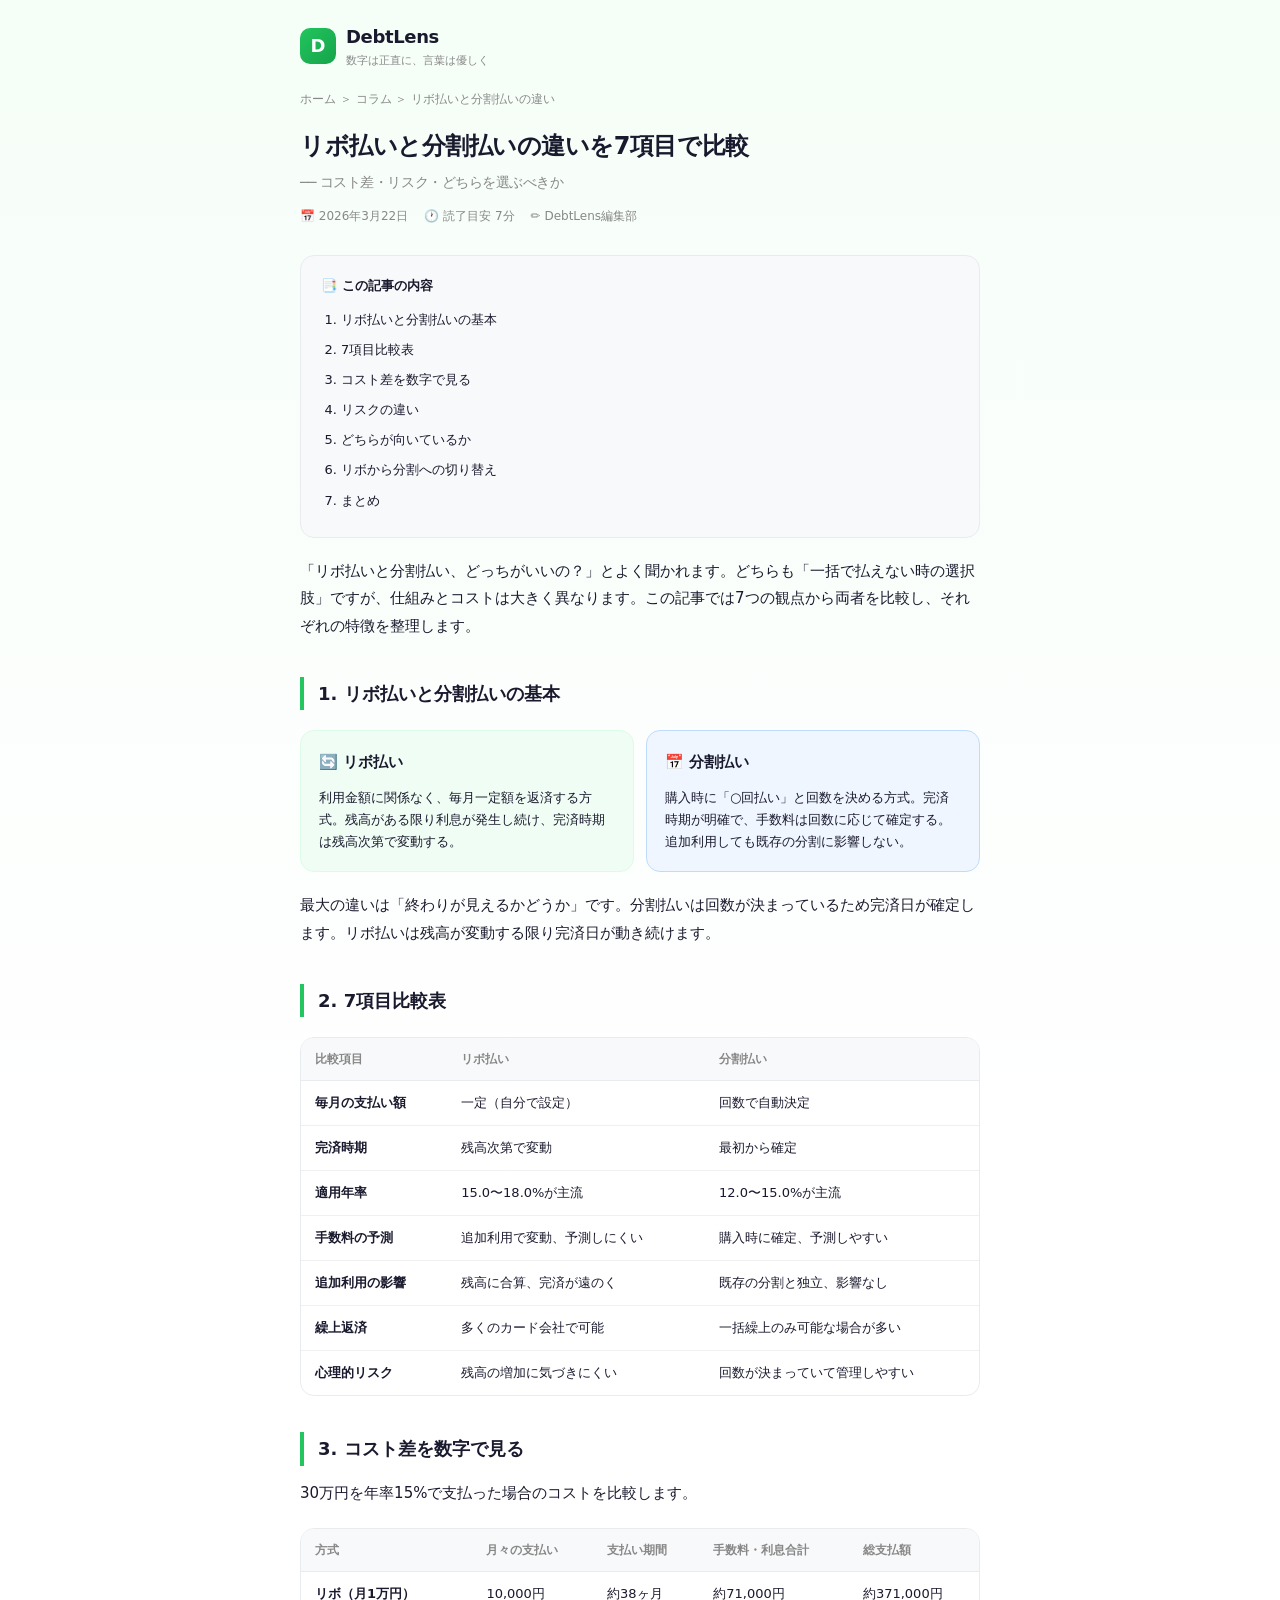
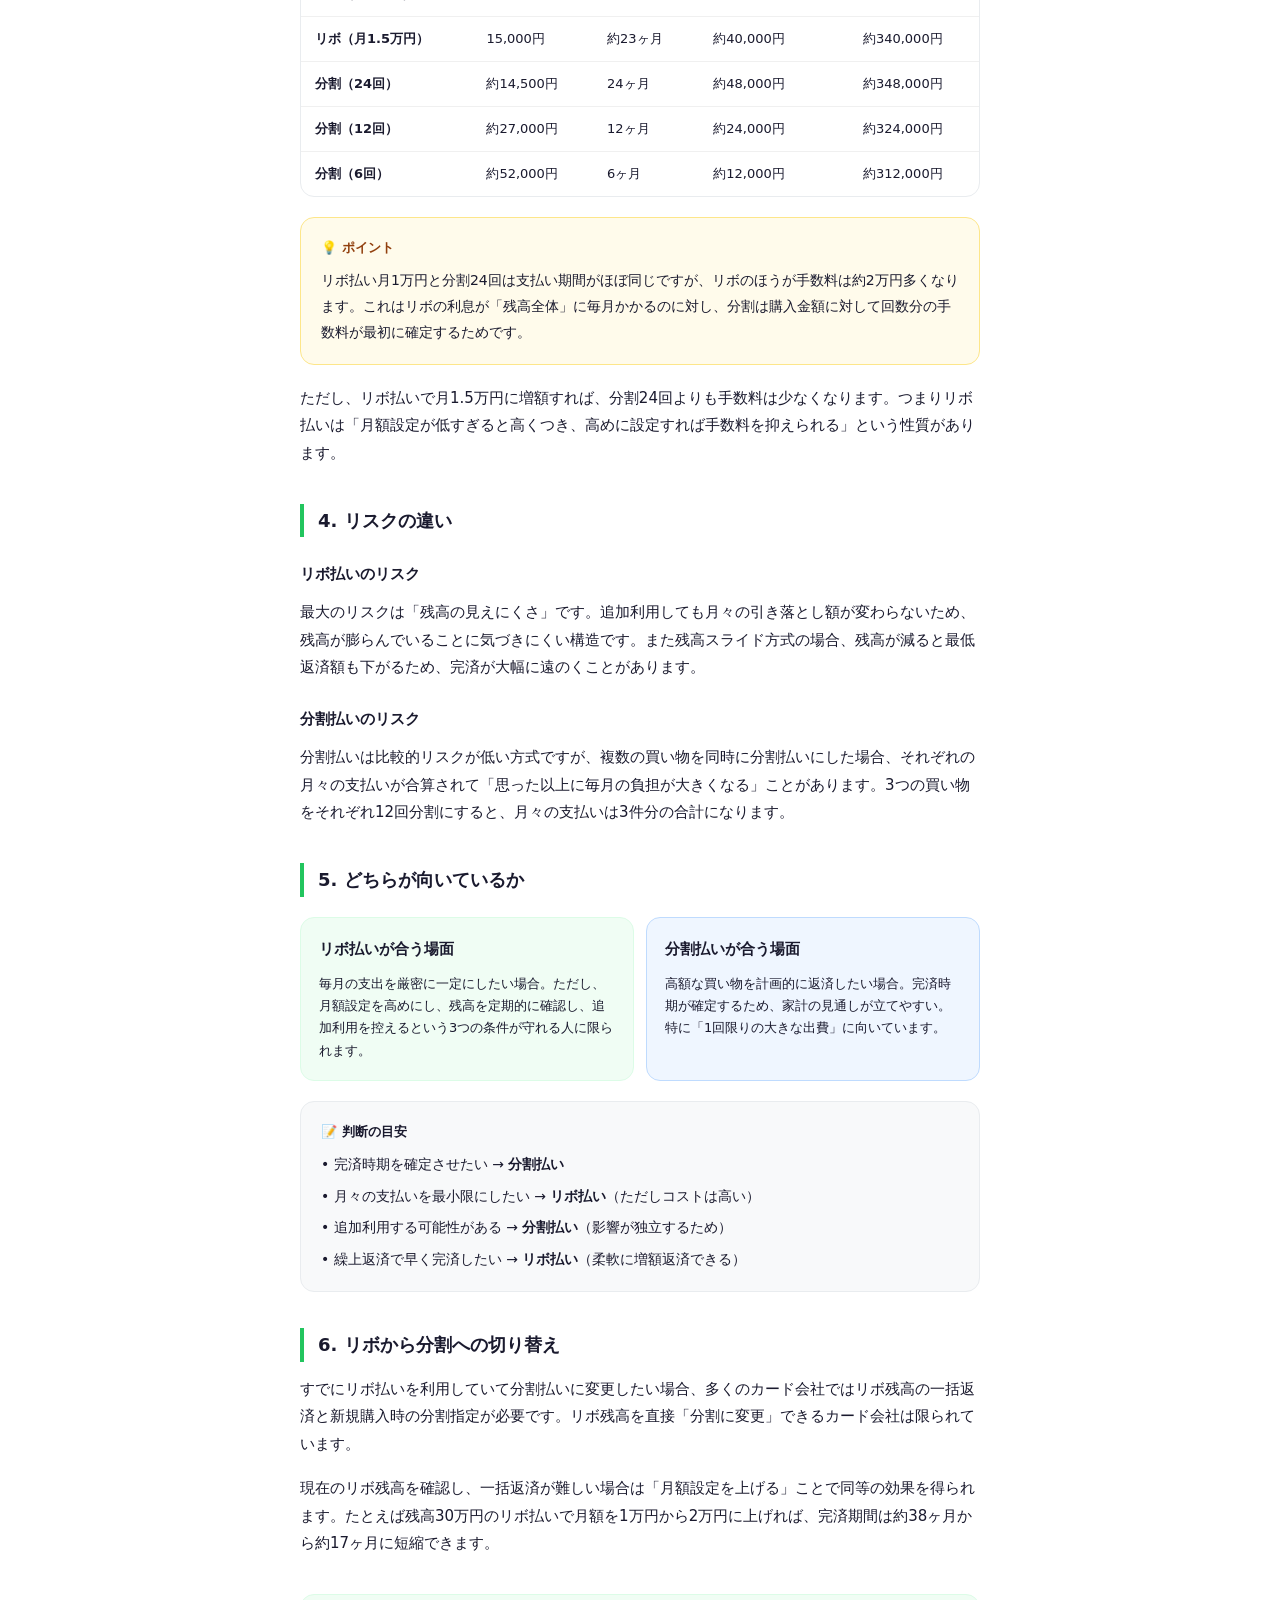
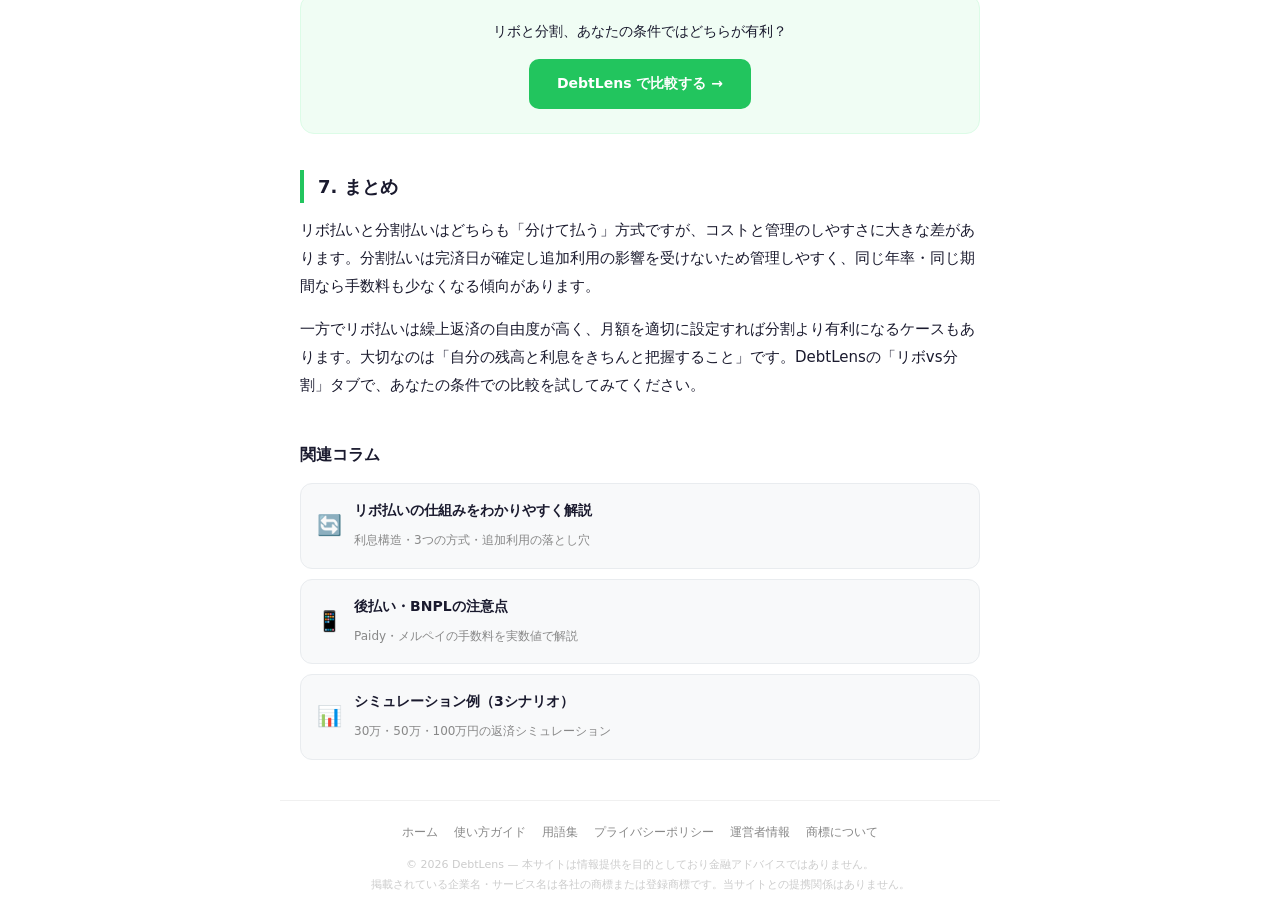
<file: ribo-vs-bunkatsu.html>
<!DOCTYPE html>
<html lang="ja">
<head>
<meta charset="UTF-8">
<meta name="viewport" content="width=device-width, initial-scale=1.0">
<title>リボ払いと分割払いの違いを7項目で比較 | DebtLens コラム</title>
<meta name="description" content="リボ払いと分割払いは何が違うのか？ 返済期間・手数料・リスクなど7つの観点で比較し、それぞれの適性をわかりやすく解説します。">
<link rel="canonical" href="https://yourdomain.com/ribo-vs-bunkatsu.html">
<script type="application/ld+json">
{
  "@context": "https://schema.org",
  "@type": "Article",
  "headline": "リボ払いと分割払いの違いを7項目で比較",
  "description": "リボ払いと分割払いの手数料・期間・リスクを7項目で比較解説",
  "author": { "@type": "Organization", "name": "DebtLens" },
  "publisher": { "@type": "Organization", "name": "DebtLens" },
  "datePublished": "2026-03-22",
  "dateModified": "2026-03-22"
}
</script>
<style>
:root {
  --green-500: #22c55e;
  --green-600: #16a34a;
  --green-50: #f0fdf4;
  --green-100: #dcfce7;
  --gray-50: #f8f9fa;
  --gray-100: #f0f0f0;
  --gray-200: #e9ecef;
  --gray-400: #adb5bd;
  --gray-500: #888;
  --gray-800: #1a1a2e;
  --yellow-50: #fffbeb;
  --yellow-200: #fde68a;
  --yellow-800: #92400e;
  --red-50: #fff5f5;
  --red-200: #fecaca;
  --red-600: #dc2626;
  --blue-50: #eff6ff;
  --blue-200: #bfdbfe;
  --blue-600: #2563eb;
  --radius: 14px;
  --max-w: 720px;
}
*, *::before, *::after { box-sizing: border-box; margin: 0; padding: 0; }
html { scroll-behavior: smooth; }
body {
  font-family: 'Hiragino Sans', 'Hiragino Kaku Gothic ProN', 'Noto Sans JP', system-ui, sans-serif;
  color: var(--gray-800);
  background: linear-gradient(180deg, #f6fef8 0%, #ffffff 30%);
  line-height: 1.85;
  -webkit-font-smoothing: antialiased;
}
a { color: var(--green-600); text-decoration: none; }
a:hover { text-decoration: underline; }
.site-header { max-width: var(--max-w); margin: 0 auto; padding: 20px 20px 0; display: flex; align-items: center; gap: 10px; }
.site-logo { width: 36px; height: 36px; border-radius: 10px; background: linear-gradient(135deg, var(--green-500), var(--green-600)); display: flex; align-items: center; justify-content: center; font-size: 18px; color: #fff; font-weight: 700; }
.site-title { font-size: 18px; font-weight: 800; letter-spacing: -0.02em; }
.site-tagline { font-size: 11px; color: var(--gray-500); margin-top: -2px; }
.breadcrumb { max-width: var(--max-w); margin: 16px auto 0; padding: 0 20px; font-size: 12px; color: var(--gray-500); }
.breadcrumb a { color: var(--gray-500); }
.breadcrumb a:hover { color: var(--green-600); }
.article { max-width: var(--max-w); margin: 20px auto 0; padding: 0 20px; }
.article h1 { font-size: 24px; font-weight: 800; letter-spacing: -0.02em; line-height: 1.4; margin-bottom: 8px; }
.article-meta { font-size: 12px; color: var(--gray-500); margin-bottom: 28px; display: flex; gap: 16px; flex-wrap: wrap; }
.article h2 { font-size: 18px; font-weight: 700; margin: 36px 0 14px; padding-left: 14px; border-left: 4px solid var(--green-500); }
.article h3 { font-size: 15px; font-weight: 700; margin: 24px 0 10px; }
.article p { margin-bottom: 16px; font-size: 15px; }
.box { border-radius: var(--radius); padding: 18px 20px; margin: 20px 0; }
.box-green { background: var(--green-50); border: 1px solid var(--green-100); }
.box-yellow { background: var(--yellow-50); border: 1px solid var(--yellow-200); }
.box-red { background: var(--red-50); border: 1px solid var(--red-200); }
.box-blue { background: var(--blue-50); border: 1px solid var(--blue-200); }
.box-gray { background: var(--gray-50); border: 1px solid var(--gray-200); }
.box-title { font-size: 13px; font-weight: 700; margin-bottom: 8px; }
.box-green .box-title { color: var(--green-600); }
.box-yellow .box-title { color: var(--yellow-800); }
.box-red .box-title { color: var(--red-600); }
.box-blue .box-title { color: var(--blue-600); }
.table-wrap { overflow-x: auto; margin: 20px 0; border-radius: var(--radius); border: 1px solid var(--gray-200); }
.table-wrap table { width: 100%; border-collapse: collapse; font-size: 13px; }
.table-wrap th { background: var(--gray-50); padding: 10px 14px; text-align: left; font-weight: 600; color: var(--gray-500); font-size: 12px; border-bottom: 1px solid var(--gray-200); }
.table-wrap td { padding: 10px 14px; border-bottom: 1px solid var(--gray-100); }
.table-wrap tr:last-child td { border-bottom: none; }
.cta-block { background: var(--green-50); border: 1px solid var(--green-100); border-radius: var(--radius); padding: 24px; text-align: center; margin: 36px 0; }
.cta-block a { display: inline-block; background: var(--green-500); color: #fff; padding: 12px 28px; border-radius: 10px; font-weight: 700; font-size: 14px; transition: background 0.2s; }
.cta-block a:hover { background: var(--green-600); text-decoration: none; }
.related { margin: 40px 0 20px; }
.related h2 { border-left: none; padding-left: 0; font-size: 16px; }
.related-list { display: flex; flex-direction: column; gap: 10px; margin-top: 14px; }
.related-card { display: flex; align-items: center; gap: 12px; background: var(--gray-50); border: 1px solid var(--gray-200); border-radius: 12px; padding: 14px 16px; transition: border-color 0.2s; }
.related-card:hover { border-color: var(--green-500); text-decoration: none; }
.related-icon { font-size: 20px; flex-shrink: 0; }
.related-info { flex: 1; }
.related-info span { font-size: 14px; font-weight: 600; color: var(--gray-800); display: block; }
.related-info small { font-size: 12px; color: var(--gray-500); }
.site-footer { max-width: var(--max-w); margin: 40px auto 0; padding: 20px; border-top: 1px solid var(--gray-100); text-align: center; }
.site-footer p { font-size: 11px; color: #ccc; }
.footer-links { display: flex; gap: 16px; justify-content: center; margin-bottom: 12px; flex-wrap: wrap; }
.footer-links a { font-size: 12px; color: var(--gray-500); }
.toc { background: var(--gray-50); border: 1px solid var(--gray-200); border-radius: var(--radius); padding: 18px 20px; margin: 20px 0; }
.toc-title { font-size: 13px; font-weight: 700; margin-bottom: 10px; color: var(--gray-800); }
.toc ol { padding-left: 20px; }
.toc li { font-size: 13px; margin-bottom: 6px; }
.toc a { color: var(--gray-800); }
.toc a:hover { color: var(--green-600); }
.vs-grid { display: grid; grid-template-columns: 1fr 1fr; gap: 12px; margin: 20px 0; }
@media (max-width: 500px) { .vs-grid { grid-template-columns: 1fr; } }
.vs-card { border-radius: var(--radius); padding: 18px; }
.vs-card h3 { margin: 0 0 10px; font-size: 15px; }
.vs-card p { font-size: 13px; margin-bottom: 0; line-height: 1.7; }
</style>
</head>
<body>

<header class="site-header">
  <a href="index.html" style="display:flex;align-items:center;gap:10px;text-decoration:none;color:inherit;">
    <div class="site-logo">D</div>
    <div>
      <div class="site-title">DebtLens</div>
      <div class="site-tagline">数字は正直に、言葉は優しく</div>
    </div>
  </a>
</header>

<nav class="breadcrumb" aria-label="パンくずリスト">
  <a href="index.html">ホーム</a> ＞ <a href="index.html#columns">コラム</a> ＞ リボ払いと分割払いの違い
</nav>

<article class="article">
  <h1>リボ払いと分割払いの違いを7項目で比較<br><small style="font-size:14px;color:var(--gray-500);font-weight:400;">── コスト差・リスク・どちらを選ぶべきか</small></h1>
  <div class="article-meta">
    <span>📅 2026年3月22日</span>
    <span>🕐 読了目安 7分</span>
    <span>✏️ DebtLens編集部</span>
  </div>

  <nav class="toc">
    <div class="toc-title">📑 この記事の内容</div>
    <ol>
      <li><a href="#overview">リボ払いと分割払いの基本</a></li>
      <li><a href="#compare7">7項目比較表</a></li>
      <li><a href="#cost">コスト差を数字で見る</a></li>
      <li><a href="#risk">リスクの違い</a></li>
      <li><a href="#fit">どちらが向いているか</a></li>
      <li><a href="#switch">リボから分割への切り替え</a></li>
      <li><a href="#summary">まとめ</a></li>
    </ol>
  </nav>

  <p>「リボ払いと分割払い、どっちがいいの？」とよく聞かれます。どちらも「一括で払えない時の選択肢」ですが、仕組みとコストは大きく異なります。この記事では7つの観点から両者を比較し、それぞれの特徴を整理します。</p>

  <h2 id="overview">1. リボ払いと分割払いの基本</h2>

  <div class="vs-grid">
    <div class="vs-card box-green">
      <h3>🔄 リボ払い</h3>
      <p>利用金額に関係なく、毎月一定額を返済する方式。残高がある限り利息が発生し続け、完済時期は残高次第で変動する。</p>
    </div>
    <div class="vs-card box-blue">
      <h3>📅 分割払い</h3>
      <p>購入時に「○回払い」と回数を決める方式。完済時期が明確で、手数料は回数に応じて確定する。追加利用しても既存の分割に影響しない。</p>
    </div>
  </div>

  <p>最大の違いは「終わりが見えるかどうか」です。分割払いは回数が決まっているため完済日が確定します。リボ払いは残高が変動する限り完済日が動き続けます。</p>

  <h2 id="compare7">2. 7項目比較表</h2>

  <div class="table-wrap">
    <table>
      <thead>
        <tr><th>比較項目</th><th>リボ払い</th><th>分割払い</th></tr>
      </thead>
      <tbody>
        <tr>
          <td><strong>毎月の支払い額</strong></td>
          <td>一定（自分で設定）</td>
          <td>回数で自動決定</td>
        </tr>
        <tr>
          <td><strong>完済時期</strong></td>
          <td>残高次第で変動</td>
          <td>最初から確定</td>
        </tr>
        <tr>
          <td><strong>適用年率</strong></td>
          <td>15.0〜18.0%が主流</td>
          <td>12.0〜15.0%が主流</td>
        </tr>
        <tr>
          <td><strong>手数料の予測</strong></td>
          <td>追加利用で変動、予測しにくい</td>
          <td>購入時に確定、予測しやすい</td>
        </tr>
        <tr>
          <td><strong>追加利用の影響</strong></td>
          <td>残高に合算、完済が遠のく</td>
          <td>既存の分割と独立、影響なし</td>
        </tr>
        <tr>
          <td><strong>繰上返済</strong></td>
          <td>多くのカード会社で可能</td>
          <td>一括繰上のみ可能な場合が多い</td>
        </tr>
        <tr>
          <td><strong>心理的リスク</strong></td>
          <td>残高の増加に気づきにくい</td>
          <td>回数が決まっていて管理しやすい</td>
        </tr>
      </tbody>
    </table>
  </div>

  <h2 id="cost">3. コスト差を数字で見る</h2>
  <p>30万円を年率15%で支払った場合のコストを比較します。</p>

  <div class="table-wrap">
    <table>
      <thead>
        <tr><th>方式</th><th>月々の支払い</th><th>支払い期間</th><th>手数料・利息合計</th><th>総支払額</th></tr>
      </thead>
      <tbody>
        <tr>
          <td><strong>リボ（月1万円）</strong></td>
          <td>10,000円</td>
          <td>約38ヶ月</td>
          <td>約71,000円</td>
          <td>約371,000円</td>
        </tr>
        <tr>
          <td><strong>リボ（月1.5万円）</strong></td>
          <td>15,000円</td>
          <td>約23ヶ月</td>
          <td>約40,000円</td>
          <td>約340,000円</td>
        </tr>
        <tr>
          <td><strong>分割（24回）</strong></td>
          <td>約14,500円</td>
          <td>24ヶ月</td>
          <td>約48,000円</td>
          <td>約348,000円</td>
        </tr>
        <tr>
          <td><strong>分割（12回）</strong></td>
          <td>約27,000円</td>
          <td>12ヶ月</td>
          <td>約24,000円</td>
          <td>約324,000円</td>
        </tr>
        <tr>
          <td><strong>分割（6回）</strong></td>
          <td>約52,000円</td>
          <td>6ヶ月</td>
          <td>約12,000円</td>
          <td>約312,000円</td>
        </tr>
      </tbody>
    </table>
  </div>

  <div class="box box-yellow">
    <div class="box-title">💡 ポイント</div>
    <p style="margin-bottom:0;font-size:14px;">リボ払い月1万円と分割24回は支払い期間がほぼ同じですが、リボのほうが手数料は約2万円多くなります。これはリボの利息が「残高全体」に毎月かかるのに対し、分割は購入金額に対して回数分の手数料が最初に確定するためです。</p>
  </div>

  <p>ただし、リボ払いで月1.5万円に増額すれば、分割24回よりも手数料は少なくなります。つまりリボ払いは「月額設定が低すぎると高くつき、高めに設定すれば手数料を抑えられる」という性質があります。</p>

  <h2 id="risk">4. リスクの違い</h2>

  <h3>リボ払いのリスク</h3>
  <p>最大のリスクは「残高の見えにくさ」です。追加利用しても月々の引き落とし額が変わらないため、残高が膨らんでいることに気づきにくい構造です。また残高スライド方式の場合、残高が減ると最低返済額も下がるため、完済が大幅に遠のくことがあります。</p>

  <h3>分割払いのリスク</h3>
  <p>分割払いは比較的リスクが低い方式ですが、複数の買い物を同時に分割払いにした場合、それぞれの月々の支払いが合算されて「思った以上に毎月の負担が大きくなる」ことがあります。3つの買い物をそれぞれ12回分割にすると、月々の支払いは3件分の合計になります。</p>

  <h2 id="fit">5. どちらが向いているか</h2>

  <div class="vs-grid">
    <div class="vs-card box-green">
      <h3>リボ払いが合う場面</h3>
      <p>毎月の支出を厳密に一定にしたい場合。ただし、月額設定を高めにし、残高を定期的に確認し、追加利用を控えるという3つの条件が守れる人に限られます。</p>
    </div>
    <div class="vs-card box-blue">
      <h3>分割払いが合う場面</h3>
      <p>高額な買い物を計画的に返済したい場合。完済時期が確定するため、家計の見通しが立てやすい。特に「1回限りの大きな出費」に向いています。</p>
    </div>
  </div>

  <div class="box box-gray">
    <div class="box-title">📝 判断の目安</div>
    <p style="font-size:14px;margin-bottom:6px;">• 完済時期を確定させたい → <strong>分割払い</strong></p>
    <p style="font-size:14px;margin-bottom:6px;">• 月々の支払いを最小限にしたい → <strong>リボ払い</strong>（ただしコストは高い）</p>
    <p style="font-size:14px;margin-bottom:6px;">• 追加利用する可能性がある → <strong>分割払い</strong>（影響が独立するため）</p>
    <p style="font-size:14px;margin-bottom:0;">• 繰上返済で早く完済したい → <strong>リボ払い</strong>（柔軟に増額返済できる）</p>
  </div>

  <h2 id="switch">6. リボから分割への切り替え</h2>
  <p>すでにリボ払いを利用していて分割払いに変更したい場合、多くのカード会社ではリボ残高の一括返済と新規購入時の分割指定が必要です。リボ残高を直接「分割に変更」できるカード会社は限られています。</p>
  <p>現在のリボ残高を確認し、一括返済が難しい場合は「月額設定を上げる」ことで同等の効果を得られます。たとえば残高30万円のリボ払いで月額を1万円から2万円に上げれば、完済期間は約38ヶ月から約17ヶ月に短縮できます。</p>

  <div class="cta-block">
    <p style="font-size:14px;margin-bottom:14px;color:var(--gray-800);">リボと分割、あなたの条件ではどちらが有利？</p>
    <a href="index.html">DebtLens で比較する →</a>
  </div>

  <h2 id="summary">7. まとめ</h2>
  <p>リボ払いと分割払いはどちらも「分けて払う」方式ですが、コストと管理のしやすさに大きな差があります。分割払いは完済日が確定し追加利用の影響を受けないため管理しやすく、同じ年率・同じ期間なら手数料も少なくなる傾向があります。</p>
  <p>一方でリボ払いは繰上返済の自由度が高く、月額を適切に設定すれば分割より有利になるケースもあります。大切なのは「自分の残高と利息をきちんと把握すること」です。DebtLensの「リボvs分割」タブで、あなたの条件での比較を試してみてください。</p>

  <nav class="related">
    <h2>関連コラム</h2>
    <div class="related-list">
      <a href="ribo-shikumi.html" class="related-card">
        <div class="related-icon">🔄</div>
        <div class="related-info">
          <span>リボ払いの仕組みをわかりやすく解説</span>
          <small>利息構造・3つの方式・追加利用の落とし穴</small>
        </div>
      </a>
      <a href="bnpl-chuiten.html" class="related-card">
        <div class="related-icon">📱</div>
        <div class="related-info">
          <span>後払い・BNPLの注意点</span>
          <small>Paidy・メルペイの手数料を実数値で解説</small>
        </div>
      </a>
      <a href="examples.html" class="related-card">
        <div class="related-icon">📊</div>
        <div class="related-info">
          <span>シミュレーション例（3シナリオ）</span>
          <small>30万・50万・100万円の返済シミュレーション</small>
        </div>
      </a>
    </div>
  </nav>
</article>

<footer class="site-footer">
  <nav class="footer-links">
    <a href="index.html">ホーム</a>
    <a href="guide.html">使い方ガイド</a>
    <a href="glossary.html">用語集</a>
    <a href="privacy.html">プライバシーポリシー</a>
    <a href="about.html">運営者情報</a>
    <a href="trademarks.html">商標について</a>
  </nav>
  <p>© 2026 DebtLens — 本サイトは情報提供を目的としており金融アドバイスではありません。</p>
  <p>掲載されている企業名・サービス名は各社の商標または登録商標です。当サイトとの提携関係はありません。</p>
</footer>

</body>
</html>
</file>
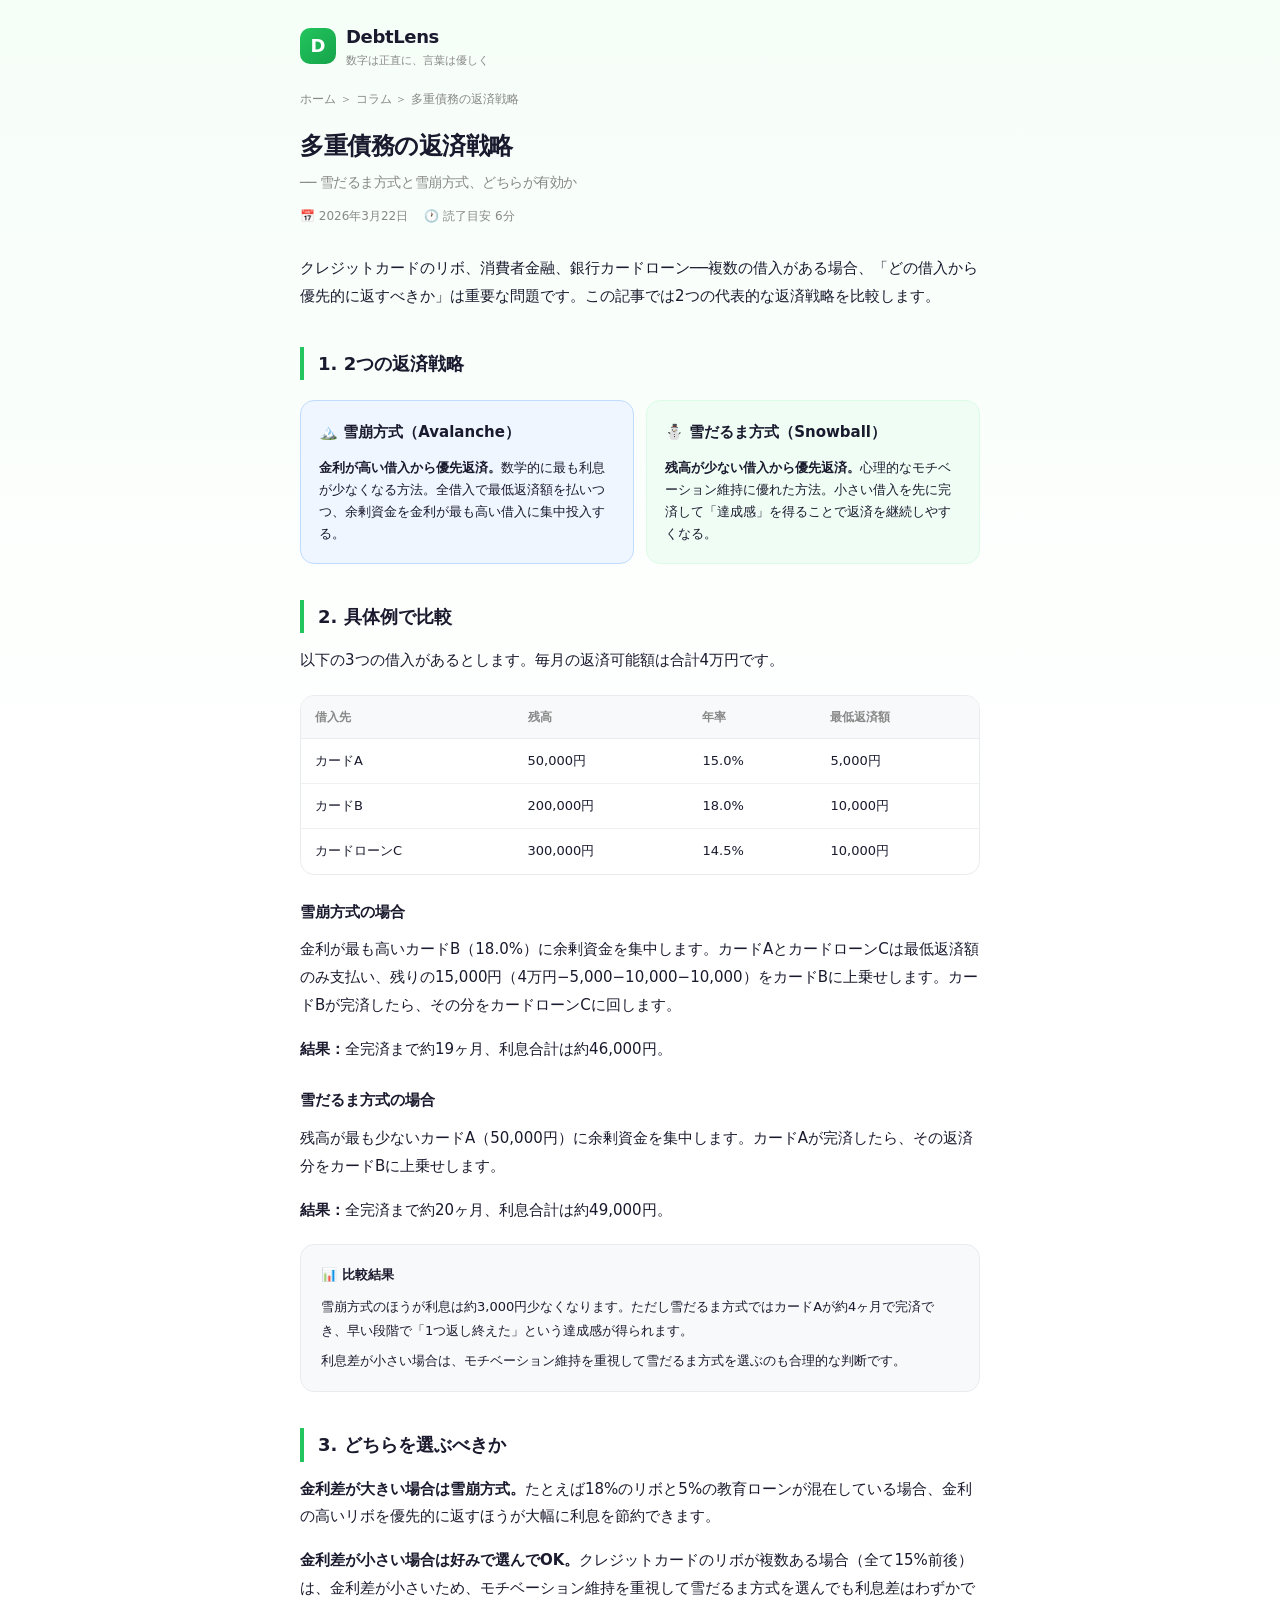
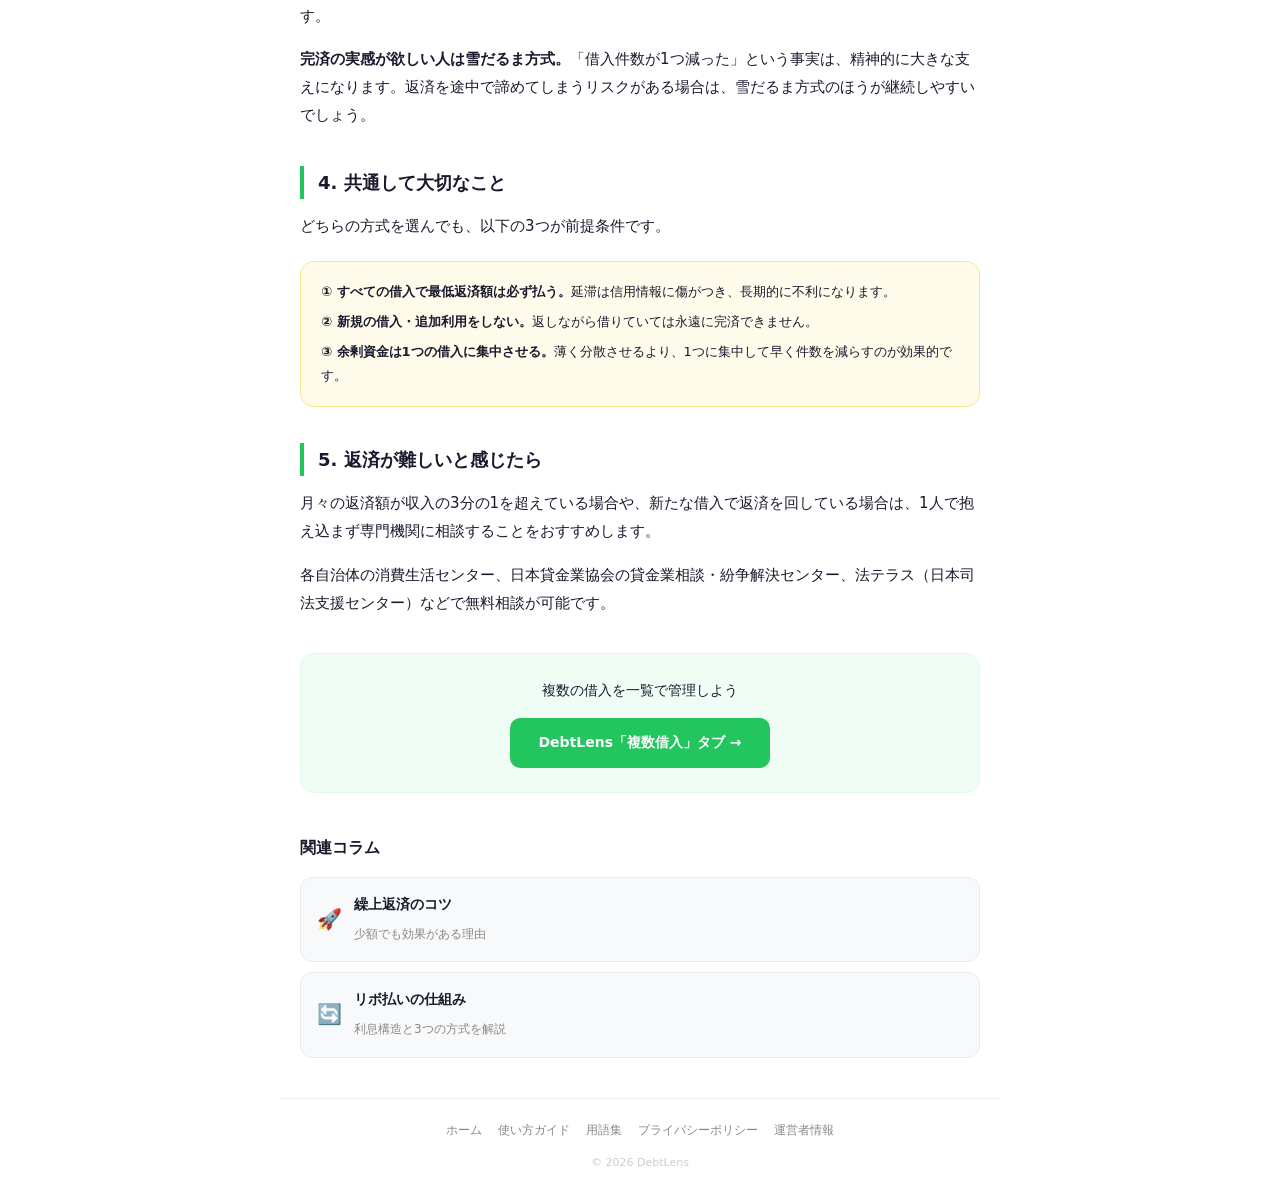
<file: tasaju-saimu.html>
<!DOCTYPE html>
<html lang="ja">
<head>
<meta charset="UTF-8"><meta name="viewport" content="width=device-width, initial-scale=1.0">
<title>多重債務の返済戦略｜雪だるま方式と雪崩方式の比較 | DebtLens コラム</title>
<meta name="description" content="複数の借入がある場合、どの順番で返済すべきか。雪だるま方式（残高が少ない順）と雪崩方式（金利が高い順）の違いを解説。">
<link rel="canonical" href="https://yourdomain.com/tasaju-saimu.html">
<link rel="stylesheet" href="style.css">
<script type="application/ld+json">{"@context":"https://schema.org","@type":"Article","headline":"多重債務の返済戦略","author":{"@type":"Organization","name":"DebtLens"},"datePublished":"2026-03-22"}</script>
</head>
<body>
<header class="site-header"><a href="index.html"><div class="site-logo">D</div><div><div class="site-title">DebtLens</div><div class="site-tagline">数字は正直に、言葉は優しく</div></div></a></header>
<nav class="breadcrumb"><a href="index.html">ホーム</a> ＞ <a href="index.html#columns">コラム</a> ＞ 多重債務の返済戦略</nav>
<article class="content article">
<h1>多重債務の返済戦略<br><small style="font-size:14px;color:var(--c-gray-500);font-weight:400">── 雪だるま方式と雪崩方式、どちらが有効か</small></h1>
<div class="article-meta"><span>📅 2026年3月22日</span><span>🕐 読了目安 6分</span></div>

<p>クレジットカードのリボ、消費者金融、銀行カードローン──複数の借入がある場合、「どの借入から優先的に返すべきか」は重要な問題です。この記事では2つの代表的な返済戦略を比較します。</p>

<h2>1. 2つの返済戦略</h2>
<div class="vs-grid">
<div class="vs-card box-blue">
<h3>🏔️ 雪崩方式（Avalanche）</h3>
<p><strong>金利が高い借入から優先返済。</strong>数学的に最も利息が少なくなる方法。全借入で最低返済額を払いつつ、余剰資金を金利が最も高い借入に集中投入する。</p>
</div>
<div class="vs-card box-green">
<h3>⛄ 雪だるま方式（Snowball）</h3>
<p><strong>残高が少ない借入から優先返済。</strong>心理的なモチベーション維持に優れた方法。小さい借入を先に完済して「達成感」を得ることで返済を継続しやすくなる。</p>
</div>
</div>

<h2>2. 具体例で比較</h2>
<p>以下の3つの借入があるとします。毎月の返済可能額は合計4万円です。</p>
<div class="table-wrap">
<table>
<thead><tr><th>借入先</th><th>残高</th><th>年率</th><th>最低返済額</th></tr></thead>
<tbody>
<tr><td>カードA</td><td>50,000円</td><td>15.0%</td><td>5,000円</td></tr>
<tr><td>カードB</td><td>200,000円</td><td>18.0%</td><td>10,000円</td></tr>
<tr><td>カードローンC</td><td>300,000円</td><td>14.5%</td><td>10,000円</td></tr>
</tbody>
</table></div>

<h3>雪崩方式の場合</h3>
<p>金利が最も高いカードB（18.0%）に余剰資金を集中します。カードAとカードローンCは最低返済額のみ支払い、残りの15,000円（4万円−5,000−10,000−10,000）をカードBに上乗せします。カードBが完済したら、その分をカードローンCに回します。</p>
<p><strong>結果：</strong>全完済まで約19ヶ月、利息合計は約46,000円。</p>

<h3>雪だるま方式の場合</h3>
<p>残高が最も少ないカードA（50,000円）に余剰資金を集中します。カードAが完済したら、その返済分をカードBに上乗せします。</p>
<p><strong>結果：</strong>全完済まで約20ヶ月、利息合計は約49,000円。</p>

<div class="box box-gray">
<div class="box-title">📊 比較結果</div>
<p style="font-size:13px;margin-bottom:6px">雪崩方式のほうが利息は約3,000円少なくなります。ただし雪だるま方式ではカードAが約4ヶ月で完済でき、早い段階で「1つ返し終えた」という達成感が得られます。</p>
<p style="font-size:13px;margin:0">利息差が小さい場合は、モチベーション維持を重視して雪だるま方式を選ぶのも合理的な判断です。</p></div>

<h2>3. どちらを選ぶべきか</h2>
<p><strong>金利差が大きい場合は雪崩方式。</strong>たとえば18%のリボと5%の教育ローンが混在している場合、金利の高いリボを優先的に返すほうが大幅に利息を節約できます。</p>
<p><strong>金利差が小さい場合は好みで選んでOK。</strong>クレジットカードのリボが複数ある場合（全て15%前後）は、金利差が小さいため、モチベーション維持を重視して雪だるま方式を選んでも利息差はわずかです。</p>
<p><strong>完済の実感が欲しい人は雪だるま方式。</strong>「借入件数が1つ減った」という事実は、精神的に大きな支えになります。返済を途中で諦めてしまうリスクがある場合は、雪だるま方式のほうが継続しやすいでしょう。</p>

<h2>4. 共通して大切なこと</h2>
<p>どちらの方式を選んでも、以下の3つが前提条件です。</p>
<div class="box box-yellow">
<p style="font-size:13px;margin-bottom:6px"><strong>① すべての借入で最低返済額は必ず払う。</strong>延滞は信用情報に傷がつき、長期的に不利になります。</p>
<p style="font-size:13px;margin-bottom:6px"><strong>② 新規の借入・追加利用をしない。</strong>返しながら借りていては永遠に完済できません。</p>
<p style="font-size:13px;margin:0"><strong>③ 余剰資金は1つの借入に集中させる。</strong>薄く分散させるより、1つに集中して早く件数を減らすのが効果的です。</p></div>

<h2>5. 返済が難しいと感じたら</h2>
<p>月々の返済額が収入の3分の1を超えている場合や、新たな借入で返済を回している場合は、1人で抱え込まず専門機関に相談することをおすすめします。</p>
<p>各自治体の消費生活センター、日本貸金業協会の貸金業相談・紛争解決センター、法テラス（日本司法支援センター）などで無料相談が可能です。</p>

<div class="cta-block"><p style="font-size:14px;margin-bottom:14px;color:var(--c-gray-800)">複数の借入を一覧で管理しよう</p><a href="index.html" class="cta-btn">DebtLens「複数借入」タブ →</a></div>

<nav class="related"><h2>関連コラム</h2><div class="related-list">
<a href="kuriage-hensai.html" class="related-card"><div class="related-icon">🚀</div><div class="related-info"><span>繰上返済のコツ</span><small>少額でも効果がある理由</small></div></a>
<a href="ribo-shikumi.html" class="related-card"><div class="related-icon">🔄</div><div class="related-info"><span>リボ払いの仕組み</span><small>利息構造と3つの方式を解説</small></div></a>
</div></nav>
</article>
<footer class="site-footer"><nav class="footer-links"><a href="index.html">ホーム</a><a href="guide.html">使い方ガイド</a><a href="glossary.html">用語集</a><a href="privacy.html">プライバシーポリシー</a><a href="about.html">運営者情報</a></nav><p>© 2026 DebtLens</p></footer>
</body></html>
</file>
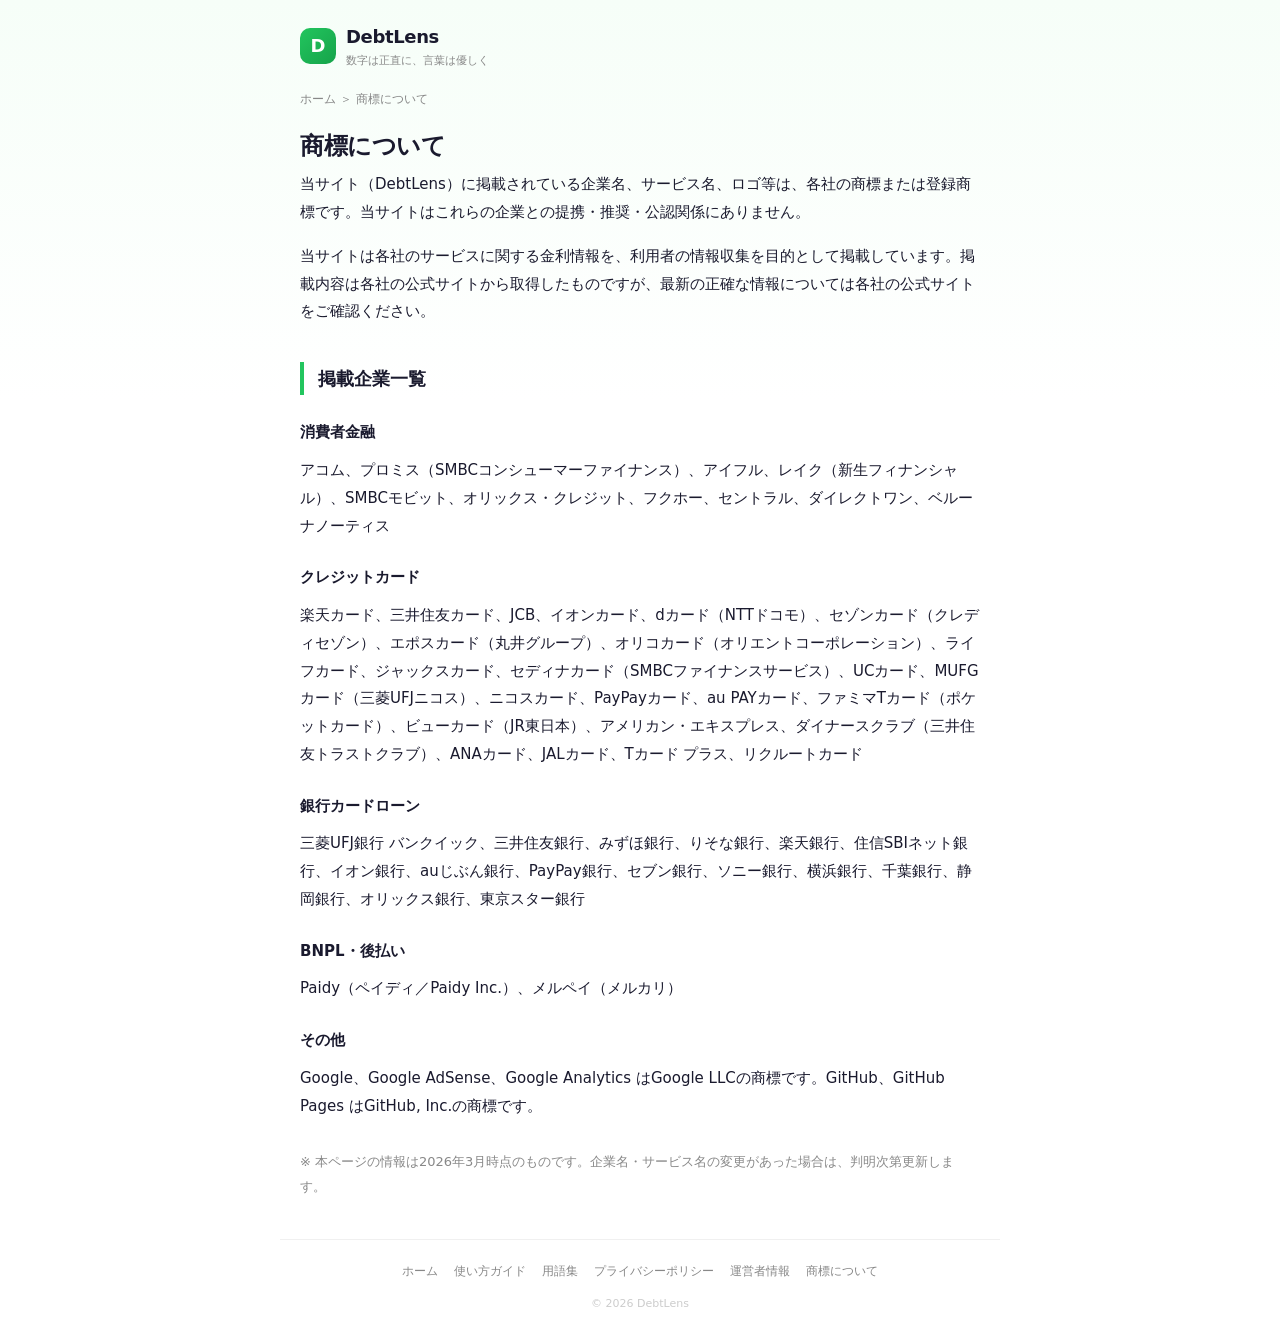
<file: trademarks.html>
<!DOCTYPE html>
<html lang="ja">
<head>
<meta charset="UTF-8"><meta name="viewport" content="width=device-width, initial-scale=1.0">
<title>商標について | DebtLens</title>
<meta name="description" content="DebtLensに掲載されている企業名・サービス名の商標に関する表記。">
<link rel="canonical" href="https://yourdomain.com/trademarks.html">
<link rel="stylesheet" href="style.css">
</head>
<body>
<header class="site-header"><a href="index.html"><div class="site-logo">D</div><div><div class="site-title">DebtLens</div><div class="site-tagline">数字は正直に、言葉は優しく</div></div></a></header>
<nav class="breadcrumb"><a href="index.html">ホーム</a> ＞ 商標について</nav>
<article class="content article">
<h1>商標について</h1>
<p>当サイト（DebtLens）に掲載されている企業名、サービス名、ロゴ等は、各社の商標または登録商標です。当サイトはこれらの企業との提携・推奨・公認関係にありません。</p>
<p>当サイトは各社のサービスに関する金利情報を、利用者の情報収集を目的として掲載しています。掲載内容は各社の公式サイトから取得したものですが、最新の正確な情報については各社の公式サイトをご確認ください。</p>

<h2>掲載企業一覧</h2>
<h3>消費者金融</h3>
<p>アコム、プロミス（SMBCコンシューマーファイナンス）、アイフル、レイク（新生フィナンシャル）、SMBCモビット、オリックス・クレジット、フクホー、セントラル、ダイレクトワン、ベルーナノーティス</p>

<h3>クレジットカード</h3>
<p>楽天カード、三井住友カード、JCB、イオンカード、dカード（NTTドコモ）、セゾンカード（クレディセゾン）、エポスカード（丸井グループ）、オリコカード（オリエントコーポレーション）、ライフカード、ジャックスカード、セディナカード（SMBCファイナンスサービス）、UCカード、MUFGカード（三菱UFJニコス）、ニコスカード、PayPayカード、au PAYカード、ファミマTカード（ポケットカード）、ビューカード（JR東日本）、アメリカン・エキスプレス、ダイナースクラブ（三井住友トラストクラブ）、ANAカード、JALカード、Tカード プラス、リクルートカード</p>

<h3>銀行カードローン</h3>
<p>三菱UFJ銀行 バンクイック、三井住友銀行、みずほ銀行、りそな銀行、楽天銀行、住信SBIネット銀行、イオン銀行、auじぶん銀行、PayPay銀行、セブン銀行、ソニー銀行、横浜銀行、千葉銀行、静岡銀行、オリックス銀行、東京スター銀行</p>

<h3>BNPL・後払い</h3>
<p>Paidy（ペイディ／Paidy Inc.）、メルペイ（メルカリ）</p>

<h3>その他</h3>
<p>Google、Google AdSense、Google Analytics はGoogle LLCの商標です。GitHub、GitHub Pages はGitHub, Inc.の商標です。</p>

<p style="margin-top:30px;font-size:13px;color:var(--c-gray-500)">※ 本ページの情報は2026年3月時点のものです。企業名・サービス名の変更があった場合は、判明次第更新します。</p>
</article>
<footer class="site-footer"><nav class="footer-links"><a href="index.html">ホーム</a><a href="guide.html">使い方ガイド</a><a href="glossary.html">用語集</a><a href="privacy.html">プライバシーポリシー</a><a href="about.html">運営者情報</a><a href="trademarks.html">商標について</a></nav><p>© 2026 DebtLens</p></footer>
</body></html>
</file>
<file: style.css>
/* ═══════════════════════════════════════════════
   DebtLens — Design System
   v3.1 明るい背景・緑アクセント・伴走系トーン
   ═══════════════════════════════════════════════ */

:root {
  /* Green */
  --c-green-50:  #f0fdf4;
  --c-green-100: #dcfce7;
  --c-green-200: #bbf7d0;
  --c-green-500: #22c55e;
  --c-green-600: #16a34a;
  --c-green-700: #15803d;
  /* Gray */
  --c-gray-50:  #f8f9fa;
  --c-gray-100: #f0f0f0;
  --c-gray-200: #e9ecef;
  --c-gray-300: #dee2e6;
  --c-gray-400: #adb5bd;
  --c-gray-500: #888;
  --c-gray-600: #666;
  --c-gray-800: #1a1a2e;
  /* Accent */
  --c-yellow-50:  #fffbeb;
  --c-yellow-200: #fde68a;
  --c-yellow-800: #92400e;
  --c-red-50:  #fff5f5;
  --c-red-200: #fecaca;
  --c-red-600: #dc2626;
  --c-blue-50:  #eff6ff;
  --c-blue-200: #bfdbfe;
  --c-blue-600: #2563eb;
  --c-purple-50:  #faf5ff;
  --c-purple-200: #e9d5ff;
  --c-purple-600: #9333ea;
  /* Layout */
  --max-w: 720px;
  --radius: 14px;
  --radius-sm: 10px;
  --radius-xs: 8px;
  /* Shadow */
  --shadow-sm: 0 1px 4px rgba(0,0,0,0.06);
  --shadow-md: 0 4px 16px rgba(0,0,0,0.08);
  --shadow-lg: 0 8px 30px rgba(0,0,0,0.12);
}

/* ── Reset ── */
*, *::before, *::after { box-sizing: border-box; margin: 0; padding: 0; }
html { scroll-behavior: smooth; }
body {
  font-family: 'Hiragino Sans', 'Hiragino Kaku Gothic ProN', 'Noto Sans JP', system-ui, sans-serif;
  color: var(--c-gray-800);
  background: linear-gradient(180deg, #f6fef8 0%, #fff 30%);
  line-height: 1.85;
  -webkit-font-smoothing: antialiased;
  -moz-osx-font-smoothing: grayscale;
}
a { color: var(--c-green-600); text-decoration: none; }
a:hover { text-decoration: underline; }
img { max-width: 100%; height: auto; }
button { font-family: inherit; }

/* ── Site Header ── */
.site-header {
  max-width: var(--max-w); margin: 0 auto;
  padding: 20px 20px 0;
  display: flex; align-items: center; gap: 10px;
}
.site-header a { display: flex; align-items: center; gap: 10px; text-decoration: none; color: inherit; }
.site-logo {
  width: 36px; height: 36px; border-radius: var(--radius-sm);
  background: linear-gradient(135deg, var(--c-green-500), var(--c-green-600));
  display: flex; align-items: center; justify-content: center;
  font-size: 18px; color: #fff; font-weight: 700;
  flex-shrink: 0;
}
.site-title { font-size: 18px; font-weight: 800; letter-spacing: -0.02em; }
.site-tagline { font-size: 11px; color: var(--c-gray-500); margin-top: -2px; }

/* ── Breadcrumb ── */
.breadcrumb {
  max-width: var(--max-w); margin: 16px auto 0; padding: 0 20px;
  font-size: 12px; color: var(--c-gray-500);
}
.breadcrumb a { color: var(--c-gray-500); }
.breadcrumb a:hover { color: var(--c-green-600); }

/* ── Main Content Area ── */
.content { max-width: var(--max-w); margin: 20px auto 0; padding: 0 20px; }

/* ── Tab Bar ── */
.tab-bar {
  max-width: var(--max-w); margin: 16px auto 0; padding: 0 16px;
  display: flex; gap: 4px; overflow-x: auto;
  scrollbar-width: none; -ms-overflow-style: none;
}
.tab-bar::-webkit-scrollbar { display: none; }
.tab-btn {
  padding: 8px 14px; border-radius: var(--radius-sm); border: none;
  background: transparent; color: var(--c-gray-500);
  font-size: 12px; font-weight: 500; cursor: pointer;
  white-space: nowrap; transition: all 0.2s;
  display: flex; align-items: center; gap: 4px;
}
.tab-btn.active {
  background: var(--c-green-500); color: #fff; font-weight: 700;
}

/* ── Segmented Control ── */
.seg-ctrl {
  display: flex; background: var(--c-gray-100); border-radius: var(--radius-sm); padding: 3px; gap: 2px;
}
.seg-btn {
  flex: 1; padding: 8px 6px; border-radius: var(--radius-xs); border: none;
  font-size: 12px; font-weight: 400; background: transparent;
  color: var(--c-gray-500); cursor: pointer; transition: all 0.2s; white-space: nowrap;
}
.seg-btn.active {
  background: #fff; color: var(--c-gray-800); font-weight: 600;
  box-shadow: var(--shadow-sm);
}

/* ── Search Bar ── */
.search-bar {
  display: flex; align-items: center; gap: 8px;
  background: var(--c-gray-50); border-radius: var(--radius-sm);
  padding: 8px 14px; border: 1px solid var(--c-gray-200); margin-bottom: 12px;
}
.search-bar input {
  flex: 1; border: none; background: transparent;
  font-size: 14px; outline: none; color: var(--c-gray-800); font-family: inherit;
}
.search-dropdown {
  position: absolute; top: 100%; left: 0; right: 0; z-index: 100;
  background: #fff; border-radius: 12px; box-shadow: var(--shadow-lg);
  border: 1px solid var(--c-gray-200); margin-top: 4px; overflow: hidden;
}
.search-item {
  display: flex; justify-content: space-between; align-items: center;
  width: 100%; padding: 10px 14px; border: none; background: transparent;
  cursor: pointer; font-size: 14px; text-align: left; color: var(--c-gray-800); font-family: inherit;
}
.search-item:hover { background: var(--c-gray-50); }
.search-item + .search-item { border-top: 1px solid var(--c-gray-100); }
.search-item .rate { font-size: 12px; color: var(--c-green-500); font-weight: 600; }

/* ── Slider + Input ── */
.slider-group { display: flex; flex-direction: column; gap: 6px; }
.slider-group label { font-size: 12px; color: var(--c-gray-500); font-weight: 500; }
.slider-group .row { display: flex; justify-content: space-between; align-items: center; }
.slider-group input[type=range] { width: 100%; accent-color: var(--c-green-500); height: 6px; border-radius: 3px; }
.num-input {
  width: 80px; border: 1px solid var(--c-gray-200); border-radius: 6px;
  padding: 4px 8px; font-size: 14px; font-weight: 600;
  text-align: right; outline: none; color: var(--c-gray-800); font-family: inherit;
}
.num-input:focus { border-color: var(--c-green-500); }

/* ── Result Cards ── */
.result-grid { display: flex; gap: 10px; flex-wrap: wrap; }
.result-card {
  background: var(--c-gray-50); border-radius: 12px; padding: 14px 16px;
  border: 1px solid var(--c-gray-200); flex: 1; min-width: 120px;
}
.result-card .label { font-size: 11px; color: var(--c-gray-500); font-weight: 500; margin-bottom: 4px; }
.result-card .value { font-size: 20px; font-weight: 700; color: var(--c-gray-800); letter-spacing: -0.02em; }
.result-card .sub { font-size: 11px; color: var(--c-gray-500); margin-top: 2px; }
.result-card.accent { background: var(--c-green-50); border-color: var(--c-green-200); }
.result-card.accent .value { color: var(--c-green-600); }
.result-card.warn { background: var(--c-red-50); border-color: var(--c-red-200); }
.result-card.warn .label, .result-card.warn .value { color: var(--c-red-600); }

/* ── Chart Container ── */
.chart-container {
  background: #fff; border-radius: var(--radius); padding: 16px;
  border: 1px solid var(--c-gray-200);
}
.chart-container .chart-title { font-size: 12px; color: var(--c-gray-500); margin-bottom: 8px; font-weight: 500; }

/* ── Box (Info/Warning/Error) ── */
.box { border-radius: var(--radius); padding: 18px 20px; margin: 20px 0; }
.box-title { font-size: 13px; font-weight: 700; margin-bottom: 8px; }
.box-green  { background: var(--c-green-50);  border: 1px solid var(--c-green-100); }
.box-yellow { background: var(--c-yellow-50); border: 1px solid var(--c-yellow-200); }
.box-red    { background: var(--c-red-50);    border: 1px solid var(--c-red-200); }
.box-blue   { background: var(--c-blue-50);   border: 1px solid var(--c-blue-200); }
.box-purple { background: var(--c-purple-50); border: 1px solid var(--c-purple-200); }
.box-gray   { background: var(--c-gray-50);   border: 1px solid var(--c-gray-200); }
.box-green  .box-title { color: var(--c-green-600); }
.box-yellow .box-title { color: var(--c-yellow-800); }
.box-red    .box-title { color: var(--c-red-600); }
.box-blue   .box-title { color: var(--c-blue-600); }
.box-purple .box-title { color: var(--c-purple-600); }

/* ── Tables ── */
.table-wrap { overflow-x: auto; margin: 20px 0; border-radius: var(--radius); border: 1px solid var(--c-gray-200); }
.table-wrap table { width: 100%; border-collapse: collapse; font-size: 13px; }
.table-wrap th {
  background: var(--c-gray-50); padding: 10px 14px;
  text-align: left; font-weight: 600; color: var(--c-gray-500); font-size: 12px;
  border-bottom: 1px solid var(--c-gray-200);
}
.table-wrap td { padding: 10px 14px; border-bottom: 1px solid var(--c-gray-100); }
.table-wrap tr:last-child td { border-bottom: none; }

/* ── Article typography ── */
.article h1 {
  font-size: 24px; font-weight: 800; letter-spacing: -0.02em;
  line-height: 1.4; margin-bottom: 8px;
}
.article-meta {
  font-size: 12px; color: var(--c-gray-500); margin-bottom: 28px;
  display: flex; gap: 16px; flex-wrap: wrap;
}
.article h2 {
  font-size: 18px; font-weight: 700; margin: 36px 0 14px;
  padding-left: 14px; border-left: 4px solid var(--c-green-500);
}
.article h3 { font-size: 15px; font-weight: 700; margin: 24px 0 10px; }
.article p { margin-bottom: 16px; font-size: 15px; }

/* ── TOC ── */
.toc {
  background: var(--c-gray-50); border: 1px solid var(--c-gray-200);
  border-radius: var(--radius); padding: 18px 20px; margin: 20px 0;
}
.toc-title { font-size: 13px; font-weight: 700; margin-bottom: 10px; }
.toc ol { padding-left: 20px; }
.toc li { font-size: 13px; margin-bottom: 6px; }
.toc a { color: var(--c-gray-800); }
.toc a:hover { color: var(--c-green-600); }

/* ── CTA ── */
.cta-block {
  background: var(--c-green-50); border: 1px solid var(--c-green-100);
  border-radius: var(--radius); padding: 24px; text-align: center; margin: 36px 0;
}
.cta-block .cta-btn {
  display: inline-block; background: var(--c-green-500); color: #fff;
  padding: 12px 28px; border-radius: var(--radius-sm); font-weight: 700; font-size: 14px;
  transition: background 0.2s; border: none; cursor: pointer; text-decoration: none;
}
.cta-block .cta-btn:hover { background: var(--c-green-600); text-decoration: none; }

/* ── Related Articles ── */
.related { margin: 40px 0 20px; }
.related h2 { border-left: none; padding-left: 0; font-size: 16px; }
.related-list { display: flex; flex-direction: column; gap: 10px; margin-top: 14px; }
.related-card {
  display: flex; align-items: center; gap: 12px;
  background: var(--c-gray-50); border: 1px solid var(--c-gray-200);
  border-radius: 12px; padding: 14px 16px; transition: border-color 0.2s;
}
.related-card:hover { border-color: var(--c-green-500); text-decoration: none; }
.related-icon { font-size: 20px; flex-shrink: 0; }
.related-info span { font-size: 14px; font-weight: 600; color: var(--c-gray-800); display: block; }
.related-info small { font-size: 12px; color: var(--c-gray-500); }

/* ── News Widget ── */
.news-section { margin: 40px 0 20px; }
.news-section h2 { font-size: 14px; color: var(--c-gray-500); font-weight: 600; margin-bottom: 12px; border: none; padding: 0; }
.news-list { display: flex; flex-direction: column; gap: 8px; }
.news-item {
  display: flex; justify-content: space-between; align-items: baseline; gap: 12px;
  padding: 8px 0; border-bottom: 1px solid var(--c-gray-100); font-size: 13px;
}
.news-item a { color: var(--c-gray-800); flex: 1; }
.news-item a:hover { color: var(--c-green-600); }
.news-item .source { font-size: 11px; color: var(--c-gray-400); white-space: nowrap; }
.news-note { font-size: 11px; color: var(--c-gray-400); margin-top: 8px; }

/* ── Cookie Banner ── */
.cookie-banner {
  position: fixed; bottom: 0; left: 0; right: 0; z-index: 9999;
  background: rgba(255,255,255,0.97); backdrop-filter: blur(12px);
  border-top: 1px solid var(--c-gray-200); padding: 14px 20px;
  display: flex; align-items: center; justify-content: center; gap: 16px;
}
.cookie-banner p { font-size: 12px; color: var(--c-gray-600); max-width: 500px; }
.cookie-banner .btn-accept {
  padding: 8px 20px; border-radius: var(--radius-xs); border: none;
  background: var(--c-green-500); color: #fff; font-weight: 600; font-size: 12px;
  cursor: pointer; white-space: nowrap;
}
.cookie-banner .btn-decline {
  padding: 8px 16px; border-radius: var(--radius-xs);
  border: 1px solid var(--c-gray-200); background: #fff;
  color: var(--c-gray-600); font-size: 12px; cursor: pointer; white-space: nowrap;
}

/* ── Disclaimer Banner ── */
.disclaimer-banner {
  position: fixed; bottom: 0; left: 0; right: 0;
  background: rgba(255,255,255,0.95); backdrop-filter: blur(10px);
  border-top: 1px solid var(--c-gray-200); padding: 12px 16px;
  display: flex; align-items: center; justify-content: center; gap: 12px;
}
.disclaimer-banner p { font-size: 11px; color: var(--c-gray-500); max-width: 520px; }

/* ── Footer ── */
.site-footer {
  max-width: var(--max-w); margin: 40px auto 0; padding: 20px;
  border-top: 1px solid var(--c-gray-100); text-align: center;
}
.site-footer p { font-size: 11px; color: #ccc; margin-bottom: 4px; }
.footer-links {
  display: flex; gap: 16px; justify-content: center; margin-bottom: 12px; flex-wrap: wrap;
}
.footer-links a { font-size: 12px; color: var(--c-gray-500); }

/* ── Grid Helpers ── */
.grid-2 { display: grid; grid-template-columns: 1fr 1fr; gap: 10px; }
.grid-3 { display: grid; grid-template-columns: 1fr 1fr 1fr; gap: 8px; }
.vs-grid { display: grid; grid-template-columns: 1fr 1fr; gap: 12px; margin: 20px 0; }
.vs-card { border-radius: var(--radius); padding: 18px; }
.vs-card h3 { margin: 0 0 10px; font-size: 15px; }
.vs-card p { font-size: 13px; margin-bottom: 0; line-height: 1.7; }

/* ── Definition List (glossary) ── */
.dl-item { border-bottom: 1px solid var(--c-gray-100); padding: 20px 0; }
.dl-item:last-child { border-bottom: none; }
.dl-item dt { font-size: 16px; font-weight: 700; color: var(--c-gray-800); margin-bottom: 6px; }
.dl-item dd { font-size: 14px; color: var(--c-gray-600); line-height: 1.8; }

/* ── Utility ── */
.text-green { color: var(--c-green-600); }
.text-red   { color: var(--c-red-600); }
.text-muted { color: var(--c-gray-500); }
.fw-bold    { font-weight: 700; }
.mt-0  { margin-top: 0; }
.mb-0  { margin-bottom: 0; }
.mb-8  { margin-bottom: 8px; }
.mb-16 { margin-bottom: 16px; }

/* ── Animations ── */
@keyframes fadeIn { from { opacity: 0; transform: translateY(8px); } to { opacity: 1; transform: translateY(0); } }
.fade-in { animation: fadeIn 0.4s ease-out; }

/* ── Responsive ── */
@media (max-width: 600px) {
  .grid-2, .vs-grid { grid-template-columns: 1fr; }
  .grid-3 { grid-template-columns: 1fr 1fr; }
  .article h1 { font-size: 20px; }
  .cookie-banner, .disclaimer-banner { flex-direction: column; gap: 8px; text-align: center; }
}


/* ── Larger Chart on PC ── */
.chart-container canvas {
  width: 100% !important;
}
@media (min-width: 768px) {
  .chart-container canvas {
    height: 360px !important;
  }
  .chart-container {
    padding: 24px;
  }
}
@media (max-width: 767px) {
  .chart-container canvas {
    height: 200px !important;
  }
}

/* ── Premium Company Selector ── */
.company-selector {
  margin-bottom: 16px;
  background: linear-gradient(135deg, var(--c-green-50) 0%, #fff 100%);
  border: 1px solid var(--c-green-100);
  border-radius: 16px;
  padding: 16px;
}
.company-selector-title {
  display: flex;
  align-items: center;
  gap: 8px;
  font-size: 12px;
  font-weight: 600;
  color: var(--c-green-700);
  margin-bottom: 12px;
  letter-spacing: 0.03em;
}
.company-selector-title svg {
  flex-shrink: 0;
}
.company-selector-row {
  display: flex;
  gap: 10px;
}
@media (max-width: 500px) {
  .company-selector-row { flex-direction: column; }
}
.custom-select-wrap {
  flex: 1;
  position: relative;
}
.custom-select-wrap::after {
  content: '';
  position: absolute;
  right: 14px;
  top: 50%;
  transform: translateY(-50%);
  width: 0; height: 0;
  border-left: 5px solid transparent;
  border-right: 5px solid transparent;
  border-top: 6px solid var(--c-green-500);
  pointer-events: none;
  transition: transform 0.2s;
}
.custom-select-wrap:focus-within::after {
  transform: translateY(-50%) rotate(180deg);
}
.custom-select {
  width: 100%;
  padding: 11px 36px 11px 14px;
  border-radius: 12px;
  border: 1.5px solid var(--c-gray-200);
  background: #fff;
  font-size: 13px;
  font-weight: 500;
  color: var(--c-gray-800);
  font-family: inherit;
  outline: none;
  cursor: pointer;
  appearance: none;
  -webkit-appearance: none;
  -moz-appearance: none;
  transition: all 0.2s ease;
  box-shadow: 0 1px 3px rgba(0,0,0,0.04);
}
.custom-select:hover {
  border-color: var(--c-green-200);
  box-shadow: 0 2px 8px rgba(34,197,94,0.1);
}
.custom-select:focus {
  border-color: var(--c-green-500);
  box-shadow: 0 0 0 3px rgba(34,197,94,0.12);
}
.custom-select option {
  padding: 8px;
  font-size: 13px;
}
.custom-select option:checked {
  background: var(--c-green-50);
  color: var(--c-green-700);
}
.selected-rate-badge {
  display: inline-flex;
  align-items: center;
  gap: 4px;
  margin-top: 10px;
  padding: 6px 14px;
  background: var(--c-green-500);
  color: #fff;
  border-radius: 20px;
  font-size: 13px;
  font-weight: 700;
  letter-spacing: 0.01em;
  box-shadow: 0 2px 8px rgba(34,197,94,0.3);
  animation: badgePop 0.3s cubic-bezier(0.34, 1.56, 0.64, 1);
}
@keyframes badgePop {
  from { opacity: 0; transform: scale(0.8); }
  to { opacity: 1; transform: scale(1); }
}
.selected-rate-badge .rate-num {
  font-size: 18px;
  font-weight: 800;
}

/* ── Apple-style Date Picker ── */
.apple-date-label {
  font-size: 12px;
  font-weight: 500;
  color: var(--c-gray-500);
  letter-spacing: 0.02em;
  display: block;
  margin-bottom: 8px;
}
.apple-date-picker {
  display: flex;
  align-items: center;
  background: #fff;
  border: 1.5px solid var(--c-gray-200);
  border-radius: 14px;
  padding: 4px;
  box-shadow: 0 1px 4px rgba(0,0,0,0.04);
  transition: all 0.25s ease;
}
.apple-date-picker:focus-within {
  border-color: var(--c-green-500);
  box-shadow: 0 0 0 3px rgba(34,197,94,0.1), 0 2px 8px rgba(0,0,0,0.06);
}
.apple-date-col {
  flex: 1;
  display: flex;
  align-items: center;
  position: relative;
}
.apple-date-divider {
  width: 1px;
  height: 28px;
  background: var(--c-gray-200);
  flex-shrink: 0;
  margin: 0 2px;
}
.apple-date-select {
  flex: 1;
  padding: 10px 8px 10px 14px;
  border: none;
  background: transparent;
  font-size: 17px;
  font-weight: 600;
  color: var(--c-gray-800);
  font-family: inherit;
  outline: none;
  cursor: pointer;
  appearance: none;
  -webkit-appearance: none;
  -moz-appearance: none;
  text-align: center;
  border-radius: 10px;
  transition: background 0.15s;
}
.apple-date-select:hover {
  background: var(--c-gray-50);
}
.apple-date-select:focus {
  background: var(--c-green-50);
}
.apple-date-unit {
  font-size: 13px;
  font-weight: 500;
  color: var(--c-gray-400);
  padding-right: 10px;
  pointer-events: none;
  flex-shrink: 0;
}

/* Scrollbar style for the selects (webkit) */
.apple-date-select::-webkit-scrollbar {
  width: 4px;
}
.apple-date-select::-webkit-scrollbar-thumb {
  background: var(--c-green-200);
  border-radius: 2px;
}
</file>
